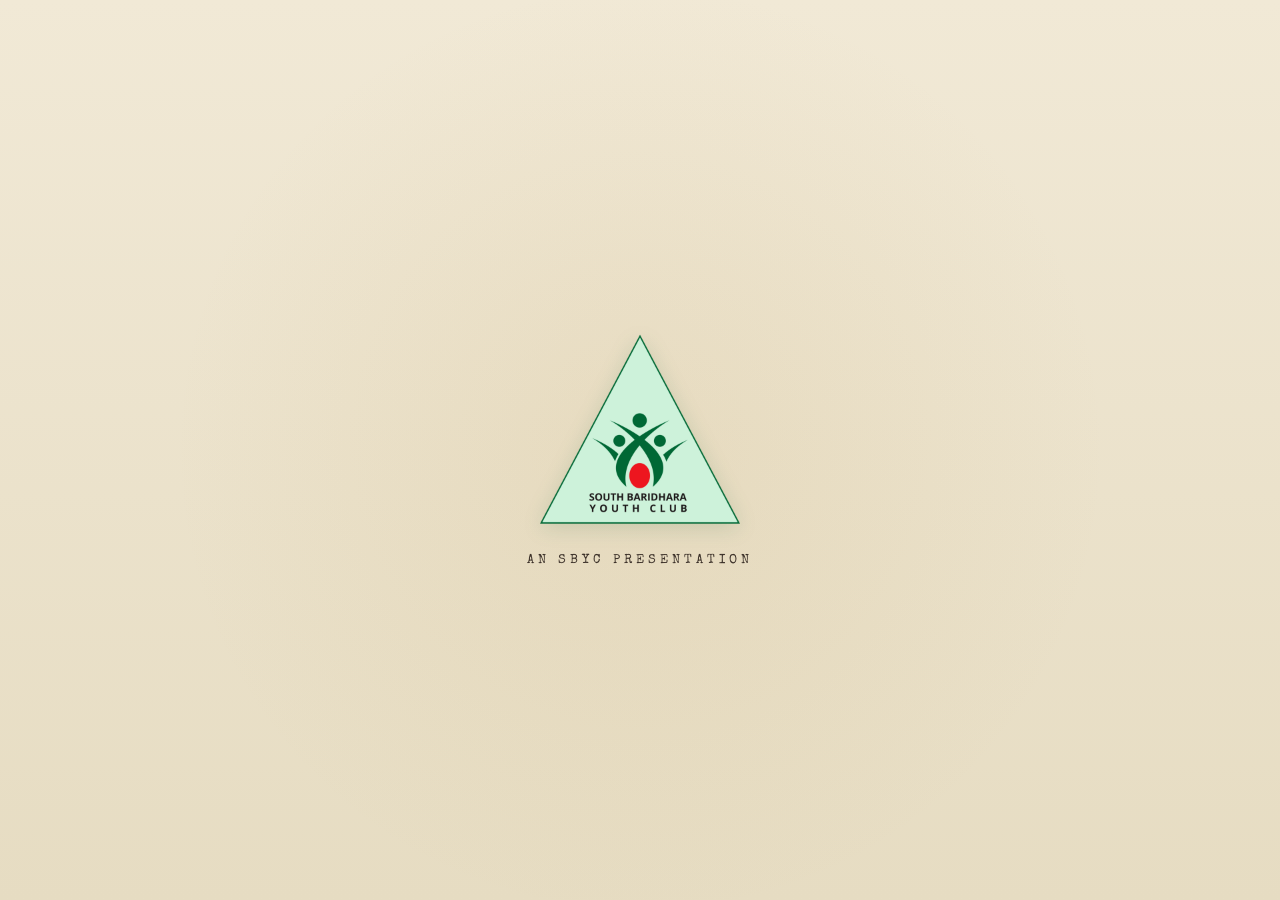
<file: index.html>
<!doctype html>
<html lang="en">
<head>
  <meta charset="utf-8" />
  <meta name="viewport" content="width=device-width,initial-scale=1,viewport-fit=cover" />
  <meta name="theme-color" content="#f1e9d6" />
  <title>Goddi · গদি</title>
  <meta name="description" content="Ward 37. Five years. How long will you last? A satirical card-swipe game about Dhaka ward politics — from SBYC." />

  <!-- Canonical / locale -->
  <link rel="canonical" href="https://goddi.sbyc.cloud/" />

  <!-- Open Graph — Facebook, WhatsApp, LinkedIn previews -->
  <meta property="og:type" content="website" />
  <meta property="og:site_name" content="Goddi · গদি" />
  <meta property="og:title" content="Goddi · গদি — Ward 37. Five years. How long will you last?" />
  <meta property="og:description" content="A satirical card-swipe game about Dhaka ward politics. Swipe left, swipe right, survive your tenure. Bilingual (বাংলা / English)." />
  <meta property="og:url" content="https://goddi.sbyc.cloud/" />
  <!-- og:image: JPEG variant + cache-busting "?v=2" forces WhatsApp/FB/Twitter
       to re-fetch instead of using their cached version of the old PNG.
       Image is 1200×630 (1.91:1) which is the standard Open Graph dimension. -->
  <meta property="og:image" content="https://goddi.sbyc.cloud/assets/og-image.jpg?v=2" />
  <meta property="og:image:type" content="image/jpeg" />
  <meta property="og:image:width" content="1200" />
  <meta property="og:image:height" content="630" />
  <meta property="og:image:alt" content="Goddi · গদি — Ward 37. Five years. How long will you last?" />
  <meta property="og:locale" content="en_US" />
  <meta property="og:locale:alternate" content="bn_BD" />

  <!-- Twitter / X card -->
  <meta name="twitter:card" content="summary_large_image" />
  <meta name="twitter:title" content="Goddi · গদি — Ward 37. Five years." />
  <meta name="twitter:description" content="A satirical card-swipe game about Dhaka ward politics. Swipe to survive your tenure as Ward 37 Councillor." />
  <meta name="twitter:image" content="https://goddi.sbyc.cloud/assets/og-image.jpg?v=2" />
  <meta name="twitter:image:alt" content="Goddi · গদি — a satirical Dhaka ward politics card game" />

  <!-- Favicons + PWA manifest (offline + Add-to-Home-Screen) -->
  <link rel="icon" type="image/svg+xml" href="/assets/favicon.svg" />
  <link rel="apple-touch-icon" href="/assets/apple-touch-icon.png" />
  <link rel="manifest" href="/manifest.json" />
  <meta name="mobile-web-app-capable" content="yes" />
  <meta name="apple-mobile-web-app-capable" content="yes" />
  <meta name="apple-mobile-web-app-status-bar-style" content="default" />
  <meta name="apple-mobile-web-app-title" content="Goddi" />
  <link rel="preconnect" href="https://fonts.googleapis.com" />
  <link rel="preconnect" href="https://fonts.gstatic.com" crossorigin />
  <link
    href="https://fonts.googleapis.com/css2?family=Fraunces:ital,opsz,wght@0,9..144,500;0,9..144,700;0,9..144,900;1,9..144,600&family=Hind+Siliguri:wght@400;500;600;700&family=DM+Sans:wght@400;500;700&family=Special+Elite&display=swap"
    rel="stylesheet"
  />

  <link rel="stylesheet" href="/css/styles.css" />
</head>
<body data-screen="splash" data-lang="en">

  <!-- Paper grain overlay -->
  <div class="paper-grain" aria-hidden="true"></div>

  <!-- SBYC logo fade-in — shows once per session before splash settles -->
  <div class="brand-fade" id="brand-fade" aria-hidden="true">
    <div class="brand-fade__stamp">
      <img class="brand-fade__logo" src="/assets/sbyc-logo.png" width="200" height="200" alt="South Baridhara Youth Club" />
      <p class="brand-fade__text">
        <span data-lang-en>An SBYC Presentation</span>
        <span data-lang-bn>এসবিওয়াইসি উপস্থাপনা</span>
      </p>
    </div>
  </div>

  <!-- Top-right controls (always visible) -->
  <button id="lang-toggle" class="lang-toggle" type="button" aria-label="Toggle language">
    <span data-lang-en>বাংলা</span>
    <span data-lang-bn>EN</span>
  </button>
  <button id="mute-toggle" class="mute-toggle" type="button" aria-label="Toggle sound">
    <svg class="mute-toggle__icon mute-toggle__icon--on" viewBox="0 0 24 24" fill="none" stroke="currentColor" stroke-width="2" stroke-linecap="round" stroke-linejoin="round" aria-hidden="true">
      <path d="M11 5 L6 9 H3 v6 h3 l5 4 Z"/>
      <path d="M15.5 8.5 Q18 12 15.5 15.5"/>
      <path d="M18.5 6 Q22 12 18.5 18"/>
    </svg>
    <svg class="mute-toggle__icon mute-toggle__icon--off" viewBox="0 0 24 24" fill="none" stroke="currentColor" stroke-width="2" stroke-linecap="round" stroke-linejoin="round" aria-hidden="true">
      <path d="M11 5 L6 9 H3 v6 h3 l5 4 Z"/>
      <line x1="16" y1="9" x2="22" y2="15"/>
      <line x1="22" y1="9" x2="16" y2="15"/>
    </svg>
  </button>

  <!-- SPLASH -->
  <section class="screen" data-screen-id="splash">
    <div class="splash">
      <div class="corner-stamp corner-stamp--tl">১৪৩৩</div>
      <div class="corner-stamp corner-stamp--br">WARD 37</div>

      <div class="splash__title">
        <h1 class="title-bn">গদি</h1>
        <p class="title-en">GODDI</p>
      </div>

      <p class="tagline">
        <span data-lang-bn>ওয়ার্ড ৩৭। পাঁচ বছর। কতদিন টিকবেন?</span>
        <span data-lang-en>Ward 37. Five years. How long will you last?</span>
      </p>

      <button class="btn btn--primary" id="btn-begin">
        <span data-lang-bn>শুরু করুন</span>
        <span data-lang-en>BEGIN</span>
      </button>

      <button class="btn btn--ghost btn--small" id="btn-leaderboard-splash">
        <span data-lang-bn>সেরা শাসকেরা দেখুন</span>
        <span data-lang-en>View leaderboard</span>
      </button>

      <div class="splash__tiny-links">
        <a class="splash__tiny-link" href="/about">
          <span data-lang-bn>পরিচিতি</span>
          <span data-lang-en>About</span>
        </a>
        <span class="splash__tiny-sep" aria-hidden="true">·</span>
        <button class="splash__tiny-link" id="btn-credits" type="button">
          <span data-lang-bn>কৃতজ্ঞতা</span>
          <span data-lang-en>Credits</span>
        </button>
        <span class="splash__tiny-sep" aria-hidden="true">·</span>
        <button class="splash__tiny-link" id="btn-cameo" type="button">
          <span data-lang-bn>কেমিও স্পনসর করুন</span>
          <span data-lang-en>Sponsor a cameo</span>
        </button>
        <span class="splash__tiny-sep" aria-hidden="true">·</span>
        <button class="splash__tiny-link" id="btn-feedback" type="button">
          <span data-lang-bn>মতামত / বাগ</span>
          <span data-lang-en>Feedback</span>
        </button>
      </div>

      <button class="splash__badge-count" id="splash-achievement-count" type="button">
        <span class="splash__badge-count__text" data-lang-bn></span>
        <span class="splash__badge-count__text" data-lang-en></span>
      </button>

      <!-- Prize banner — populated from data/sponsors.json. Can list multiple
           concurrent prizes (week 2 + week 4 grand). JS renders one row per
           prize inside the inner list, then wraps the whole thing in a link
           to /rules. Hidden until JS confirms there's data. -->
      <a class="splash__prize" id="splash-prize" href="/rules" hidden>
        <span class="splash__prize-heading" id="splash-prize-heading"></span>
        <span class="splash__prize-list"    id="splash-prize-list"></span>
      </a>

      <p class="footer-watermark">
        <span data-lang-bn>এসবিওয়াইসি উপস্থাপনা</span>
        <span data-lang-en>An SBYC presentation</span>
      </p>
    </div>
  </section>

  <!-- NAME ENTRY -->
  <section class="screen" data-screen-id="name">
    <div class="step">
      <p class="step__eyebrow">
        <span data-lang-bn>ধাপ ১ / ২</span>
        <span data-lang-en>STEP 1 / 2</span>
      </p>
      <h2 class="step__title">
        <span data-lang-bn>আপনার নাম</span>
        <span data-lang-en>Your name</span>
      </h2>
      <p class="step__hint">
        <span data-lang-bn>এই নামে আপনি ওয়ার্ড ৩৭-এর কাউন্সিলর হবেন।</span>
        <span data-lang-en>This is the name you'll run as, Councillor.</span>
      </p>

      <input
        id="input-name"
        type="text"
        class="input"
        maxlength="30"
        autocomplete="off"
        data-placeholder-bn="আপনার নাম লিখুন"
        data-placeholder-en="Enter your name"
      />
      <p id="name-error" class="error" hidden></p>

      <div class="row-buttons">
        <button class="btn btn--ghost" id="btn-name-back">
          <span data-lang-bn>পিছনে</span>
          <span data-lang-en>Back</span>
        </button>
        <button class="btn btn--primary" id="btn-name-next">
          <span data-lang-bn>পরবর্তী</span>
          <span data-lang-en>Next</span>
        </button>
      </div>
    </div>
  </section>

  <!-- BACKGROUND SELECT -->
  <section class="screen" data-screen-id="background">
    <div class="step">
      <p class="step__eyebrow">
        <span data-lang-bn>রাজনীতির আগে</span>
        <span data-lang-en>BEFORE POLITICS</span>
      </p>
      <h2 class="step__title">
        <span data-lang-bn>আপনি কে ছিলেন?</span>
        <span data-lang-en>Who were you?</span>
      </h2>
      <p class="step__hint">
        <span data-lang-bn>প্রার্থী হওয়ার আগে আপনার পরিচয় কী ছিল? শুরুর স্ট্যাট প্রভাবিত হবে।</span>
        <span data-lang-en>What did you do before running? Affects your starting stats.</span>
      </p>

      <div class="party-grid" id="background-grid"></div>

      <div class="row-buttons">
        <button class="btn btn--ghost" id="btn-background-back">
          <span data-lang-bn>পিছনে</span>
          <span data-lang-en>Back</span>
        </button>
        <button class="btn btn--primary" id="btn-background-next" disabled>
          <span data-lang-bn>পরবর্তী</span>
          <span data-lang-en>Next</span>
        </button>
      </div>
    </div>
  </section>

  <!-- PARTY SELECT -->
  <section class="screen" data-screen-id="party">
    <div class="step">
      <p class="step__eyebrow">
        <span data-lang-bn>ধাপ ২ / ২</span>
        <span data-lang-en>STEP 2 / 2</span>
      </p>
      <h2 class="step__title">
        <span data-lang-bn>দল নির্বাচন</span>
        <span data-lang-en>Choose your party</span>
      </h2>
      <p class="step__hint step__hint--warn">
        <span data-lang-bn>নির্বাচনের পর পরিবর্তন সম্ভব নয়।</span>
        <span data-lang-en>Cannot be changed after the run starts.</span>
      </p>

      <div class="party-grid" id="party-grid"></div>

      <div class="row-buttons">
        <button class="btn btn--ghost" id="btn-party-back">
          <span data-lang-bn>পিছনে</span>
          <span data-lang-en>Back</span>
        </button>
        <button class="btn btn--primary" id="btn-party-confirm" disabled>
          <span data-lang-bn>নিশ্চিত করুন</span>
          <span data-lang-en>Confirm</span>
        </button>
      </div>
    </div>
  </section>

  <!-- MODE SELECT -->
  <section class="screen" data-screen-id="mode">
    <div class="step">
      <p class="step__eyebrow">
        <span data-lang-bn>মোড নির্বাচন</span>
        <span data-lang-en>SELECT MODE</span>
      </p>
      <h2 class="step__title">
        <span data-lang-bn>কোন যুগে শাসন করবেন?</span>
        <span data-lang-en>Which era will you rule?</span>
      </h2>
      <p class="step__hint">
        <span data-lang-bn>আরও মিশন শিগগিরই আসছে।</span>
        <span data-lang-en>More missions coming soon.</span>
      </p>

      <div class="mode-grid">
        <button class="mode-card mode-card--available" data-mode="campaign">
          <span class="mode-card__year">২০২৬–২০৩১</span>
          <p class="mode-card__name">
            <span data-lang-bn>মূল অভিযান</span>
            <span data-lang-en>Campaign</span>
          </p>
          <p class="mode-card__sub">
            <span data-lang-bn>ওয়ার্ড ৩৭। পাঁচ বছর। কতদিন টিকবেন?</span>
            <span data-lang-en>Ward 37. Five years. How long will you last?</span>
          </p>
        </button>

        <button class="mode-card mode-card--available" data-mode="covid">
          <span class="mode-card__year">২০২০</span>
          <p class="mode-card__name">
            <span data-lang-bn>কোভিড সংকট</span>
            <span data-lang-en>Survive Covid</span>
          </p>
          <p class="mode-card__sub">
            <span data-lang-bn>মহামারীর সময় ওয়ার্ড পরিচালনা। দুই বছর।</span>
            <span data-lang-en>Run a ward during the pandemic. Two years.</span>
          </p>
        </button>

        <button class="mode-card mode-card--locked" disabled aria-disabled="true">
          <span class="mode-card__year">জুলাই ২০২৪</span>
          <p class="mode-card__name">
            <span data-lang-bn>কোটা আন্দোলন</span>
            <span data-lang-en>July 2024</span>
          </p>
          <p class="mode-card__sub">
            <span data-lang-bn>রাস্তায় ছাত্ররা। প্রতিদিনই সিদ্ধান্ত।</span>
            <span data-lang-en>Students in the streets. A decision every day.</span>
          </p>
          <span class="mode-card__badge">
            <span data-lang-bn>শিগগিরই</span>
            <span data-lang-en>Coming soon</span>
          </span>
        </button>

        <button class="mode-card mode-card--locked" disabled aria-disabled="true">
          <span class="mode-card__year">২০২৩</span>
          <p class="mode-card__name">
            <span data-lang-bn>ডেঙ্গু মৌসুম</span>
            <span data-lang-en>Dengue Summer</span>
          </p>
          <p class="mode-card__sub">
            <span data-lang-bn>রেকর্ড দেঙ্গু — হাসপাতাল, ফগিং, রাজনীতি।</span>
            <span data-lang-en>Record outbreak. Hospitals, fogging, politics.</span>
          </p>
          <span class="mode-card__badge">
            <span data-lang-bn>শিগগিরই</span>
            <span data-lang-en>Coming soon</span>
          </span>
        </button>

        <button class="mode-card mode-card--locked" disabled aria-disabled="true">
          <span class="mode-card__year">২০১৩</span>
          <p class="mode-card__name">
            <span data-lang-bn>রানা প্লাজা</span>
            <span data-lang-en>Rana Plaza</span>
          </p>
          <p class="mode-card__sub">
            <span data-lang-bn>ভবন নিরাপত্তা সংকট। কে দায়ী?</span>
            <span data-lang-en>Building-safety reckoning. Who carries the weight?</span>
          </p>
          <span class="mode-card__badge">
            <span data-lang-bn>শিগগিরই</span>
            <span data-lang-en>Coming soon</span>
          </span>
        </button>
      </div>

      <div class="row-buttons">
        <button class="btn btn--ghost" id="btn-mode-back">
          <span data-lang-bn>পিছনে</span>
          <span data-lang-en>Back</span>
        </button>
        <button class="btn btn--primary" id="btn-mode-start" disabled>
          <span data-lang-bn>শুরু করুন</span>
          <span data-lang-en>Start</span>
        </button>
      </div>
    </div>
  </section>

  <!-- GAMEPLAY -->
  <section class="screen" data-screen-id="play">
    <header class="hud">
      <div class="hud__left">
        <span class="rosette" id="hud-rosette"></span>
        <span class="hud__date" id="hud-date"></span>
        <span class="hud__sep">·</span>
        <span class="hud__year" id="hud-year"></span>
      </div>
      <div class="hud__arcs" id="hud-arcs" aria-label="Active threads"></div>
    </header>

    <div class="stats" id="stats">
      <!-- injected -->
    </div>

    <div class="card-stage" id="card-stage">
      <!-- card injected here -->
    </div>

    <div class="swipe-hint" id="swipe-hint">
      <span class="swipe-hint__arrow">←</span>
      <span data-lang-bn>বাম বা ডানে সোয়াইপ</span>
      <span data-lang-en>Swipe left or right</span>
      <span class="swipe-hint__arrow">→</span>
    </div>
  </section>

  <!-- GAME OVER -->
  <section class="screen" data-screen-id="gameover">
    <div class="verdict">
      <div class="verdict__stamp" id="verdict-stamp">পতন</div>
      <h2 class="verdict__headline" id="verdict-headline"></h2>
      <p class="verdict__body" id="verdict-body"></p>

      <div class="verdict__stats">
        <p class="verdict__meta">
          <span data-lang-bn>শাসনামল</span>
          <span data-lang-en>Tenure</span>
        </p>
        <p class="verdict__days"><span id="verdict-days">0</span></p>
        <p class="verdict__meta-sub">
          <span data-lang-bn>দিন</span>
          <span data-lang-en>days</span>
        </p>
        <div class="verdict__final-stats" id="verdict-final-stats"></div>
        <div class="verdict__trajectory" id="verdict-trajectory"></div>
        <div class="verdict__moments" id="verdict-moments"></div>
      </div>

      <div class="row-buttons row-buttons--stacked">
        <button class="btn btn--ghost" id="btn-leaderboard-loss">
          <span data-lang-bn>সেরা শাসকেরা</span>
          <span data-lang-en>Leaderboard</span>
        </button>
        <button class="btn btn--ghost" id="btn-share-loss">
          <span data-lang-bn>শেয়ার করুন</span>
          <span data-lang-en>Share</span>
        </button>
        <button class="btn btn--primary" id="btn-restart">
          <span data-lang-bn>আবার শুরু</span>
          <span data-lang-en>Play again</span>
        </button>
      </div>
    </div>
  </section>

  <!-- WIN -->
  <section class="screen" data-screen-id="win">
    <div class="verdict verdict--win">
      <div class="verdict__stamp verdict__stamp--win" id="win-stamp">জয়</div>
      <h2 class="verdict__headline" id="win-headline"></h2>
      <p class="verdict__body" id="win-body"></p>

      <div class="verdict__stats">
        <p class="verdict__meta">
          <span data-lang-bn>শাসনামল</span>
          <span data-lang-en>Tenure</span>
        </p>
        <p class="verdict__days"><span id="win-days">0</span></p>
        <p class="verdict__meta-sub">
          <span data-lang-bn>দিন</span>
          <span data-lang-en>days</span>
        </p>
        <div class="verdict__final-stats" id="win-final-stats"></div>
        <div class="verdict__trajectory" id="win-trajectory"></div>
        <div class="verdict__moments" id="win-moments"></div>
      </div>

      <div class="row-buttons row-buttons--stacked">
        <!-- Prize-entry button — only shown for compromised/clean wins.
             Wired in game.js#wirePrizeEntry; hidden otherwise. -->
        <button class="btn btn--prize" id="btn-prize-entry" hidden>
          <span data-lang-bn>লটারিতে অংশ নিন</span>
          <span data-lang-en>Enter the draw</span>
        </button>
        <button class="btn btn--ghost" id="btn-leaderboard-win">
          <span data-lang-bn>সেরা শাসকেরা</span>
          <span data-lang-en>Leaderboard</span>
        </button>
        <button class="btn btn--ghost" id="btn-share-win">
          <span data-lang-bn>শেয়ার করুন</span>
          <span data-lang-en>Share</span>
        </button>
        <button class="btn btn--primary" id="btn-win-restart">
          <span data-lang-bn>আবার শুরু</span>
          <span data-lang-en>Play again</span>
        </button>
      </div>
    </div>
  </section>

  <!-- LEADERBOARD -->
  <section class="screen" data-screen-id="leaderboard">
    <div class="leaderboard">
      <p class="leaderboard__eyebrow">
        <span data-lang-bn>ওয়ার্ড ৩৭ — সেরা শাসকেরা</span>
        <span data-lang-en>WARD 37 · TOP TENURES</span>
      </p>

      <!-- Mission selector — each mission has its own board (lengths differ).
           Populated at runtime from available missions; hidden if only one. -->
      <div class="leaderboard__tabs leaderboard__tabs--mission" id="leaderboard-mission-tabs" hidden></div>

      <div class="leaderboard__tabs" id="leaderboard-tabs">
        <button class="leaderboard__tab leaderboard__tab--active" data-window="all">
          <span data-lang-bn>সর্বকাল</span>
          <span data-lang-en>All-time</span>
        </button>
        <button class="leaderboard__tab" data-window="week">
          <span data-lang-bn>এই সপ্তাহ</span>
          <span data-lang-en>This week</span>
        </button>
        <button class="leaderboard__tab" data-window="day">
          <span data-lang-bn>আজ</span>
          <span data-lang-en>Today</span>
        </button>
      </div>

      <ol class="leaderboard__list" id="leaderboard-list">
        <li class="leaderboard__loading">
          <span data-lang-bn>লোড হচ্ছে…</span>
          <span data-lang-en>Loading…</span>
        </li>
      </ol>

      <p class="leaderboard__your-rank" id="leaderboard-your-rank" hidden></p>

      <div class="row-buttons row-buttons--stacked">
        <button class="btn btn--primary" id="btn-leaderboard-restart">
          <span data-lang-bn>আবার শুরু</span>
          <span data-lang-en>Play again</span>
        </button>
      </div>
    </div>
  </section>

  <!-- Scripts (order matters) -->
  <script src="/js/viewport.js"></script>
  <script src="/js/i18n.js"></script>
  <script src="/js/audio.js"></script>
  <script src="/js/portraits.js"></script>
  <script src="/js/swipe.js"></script>
  <script src="/js/epilogue.js"></script>
  <script src="/js/sharecard.js"></script>
  <script src="/js/leaderboard.js"></script>
  <script src="/js/achievements.js"></script>
  <script src="/js/analytics.js"></script>
  <script src="/js/pwa.js"></script>
  <script src="/js/game.js"></script>

  <!-- Cloudflare Web Analytics — privacy-respecting, cookie-free pageview /
       session beacon. Token is for goddi.sbyc.cloud only; dashboard lives in
       the SBYC Cloudflare account. Defer-loaded so it never blocks render. -->
  <script defer src="https://static.cloudflareinsights.com/beacon.min.js"
    data-cf-beacon='{"token": "185c1c6fe21b46bd8a00f7a7398171ae"}'></script>

  <!-- Cloudflare Turnstile — bot/abuse defense on the prize-entry form.
       Loaded but inert until a widget with .cf-turnstile is in the DOM.
       Site key lives in js/game.js (TURNSTILE_SITEKEY). -->
  <script defer src="https://challenges.cloudflare.com/turnstile/v0/api.js"></script>
</body>
</html>
</file>
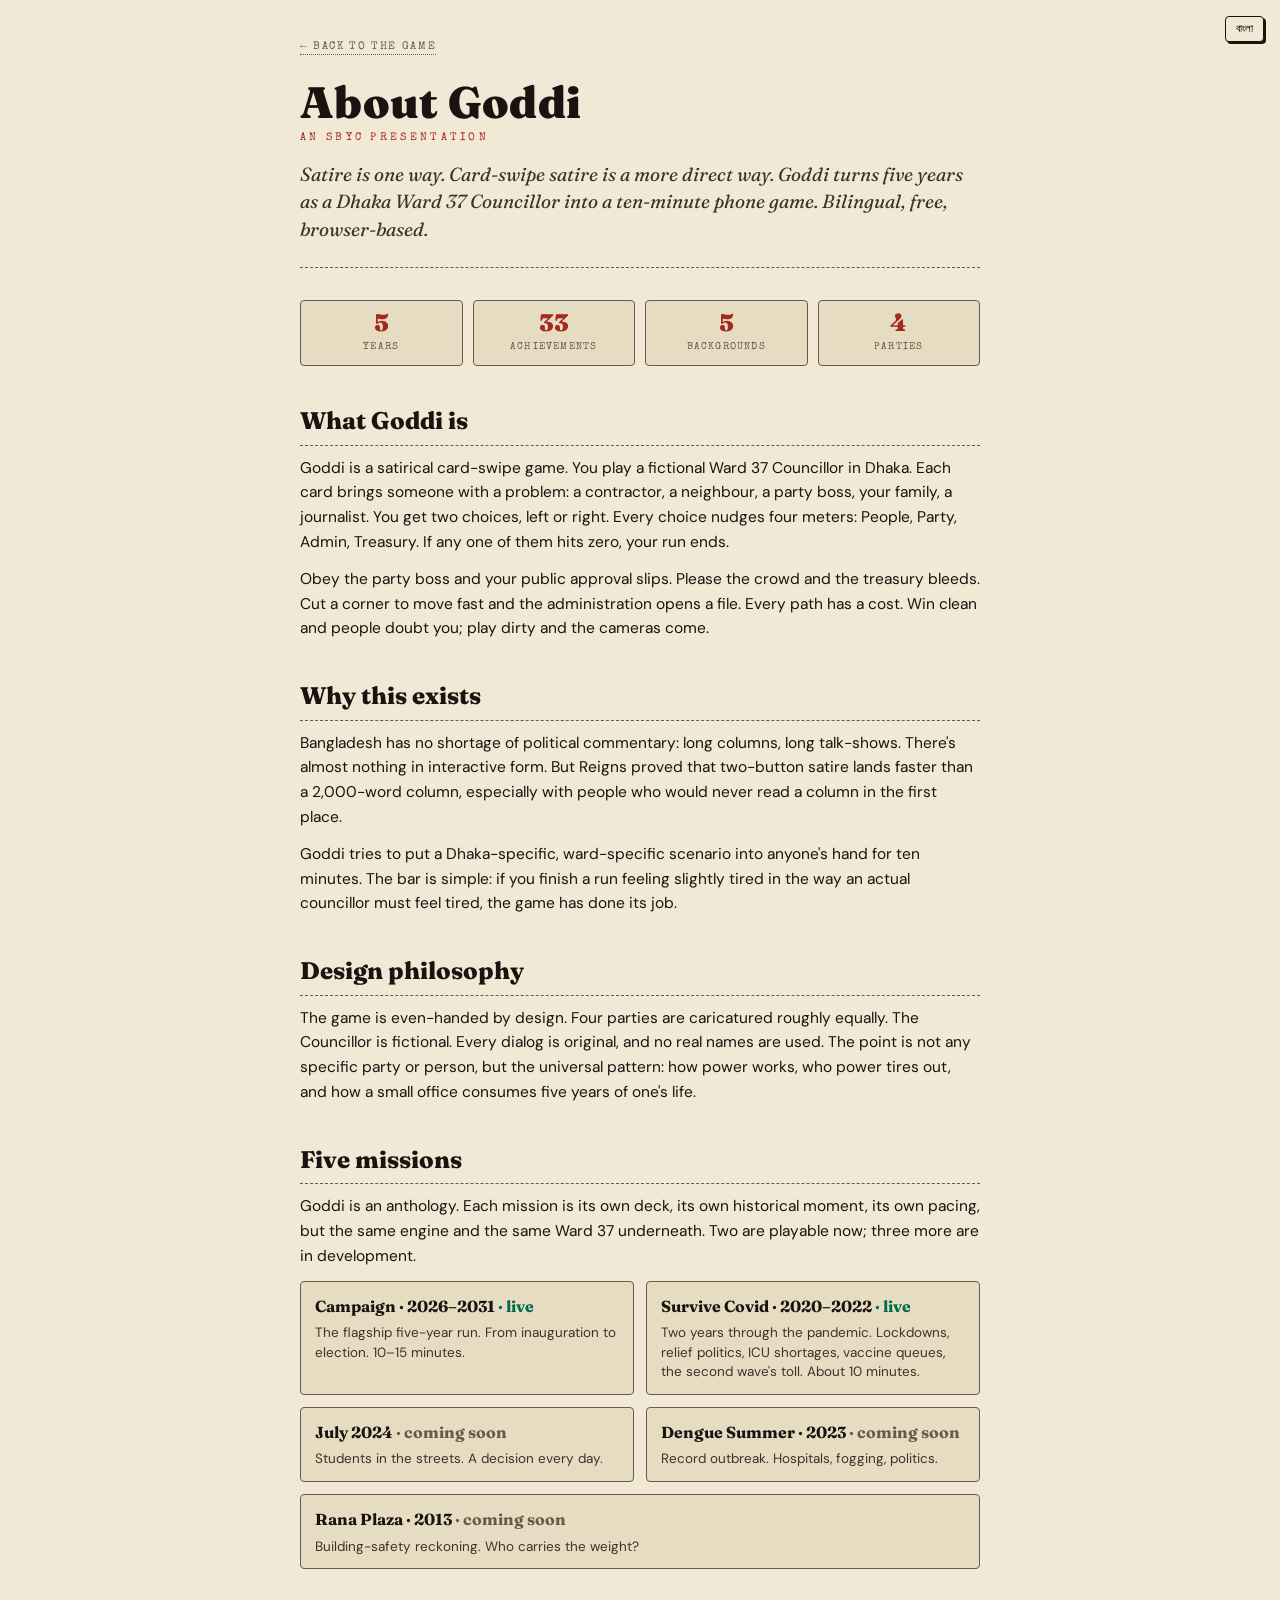
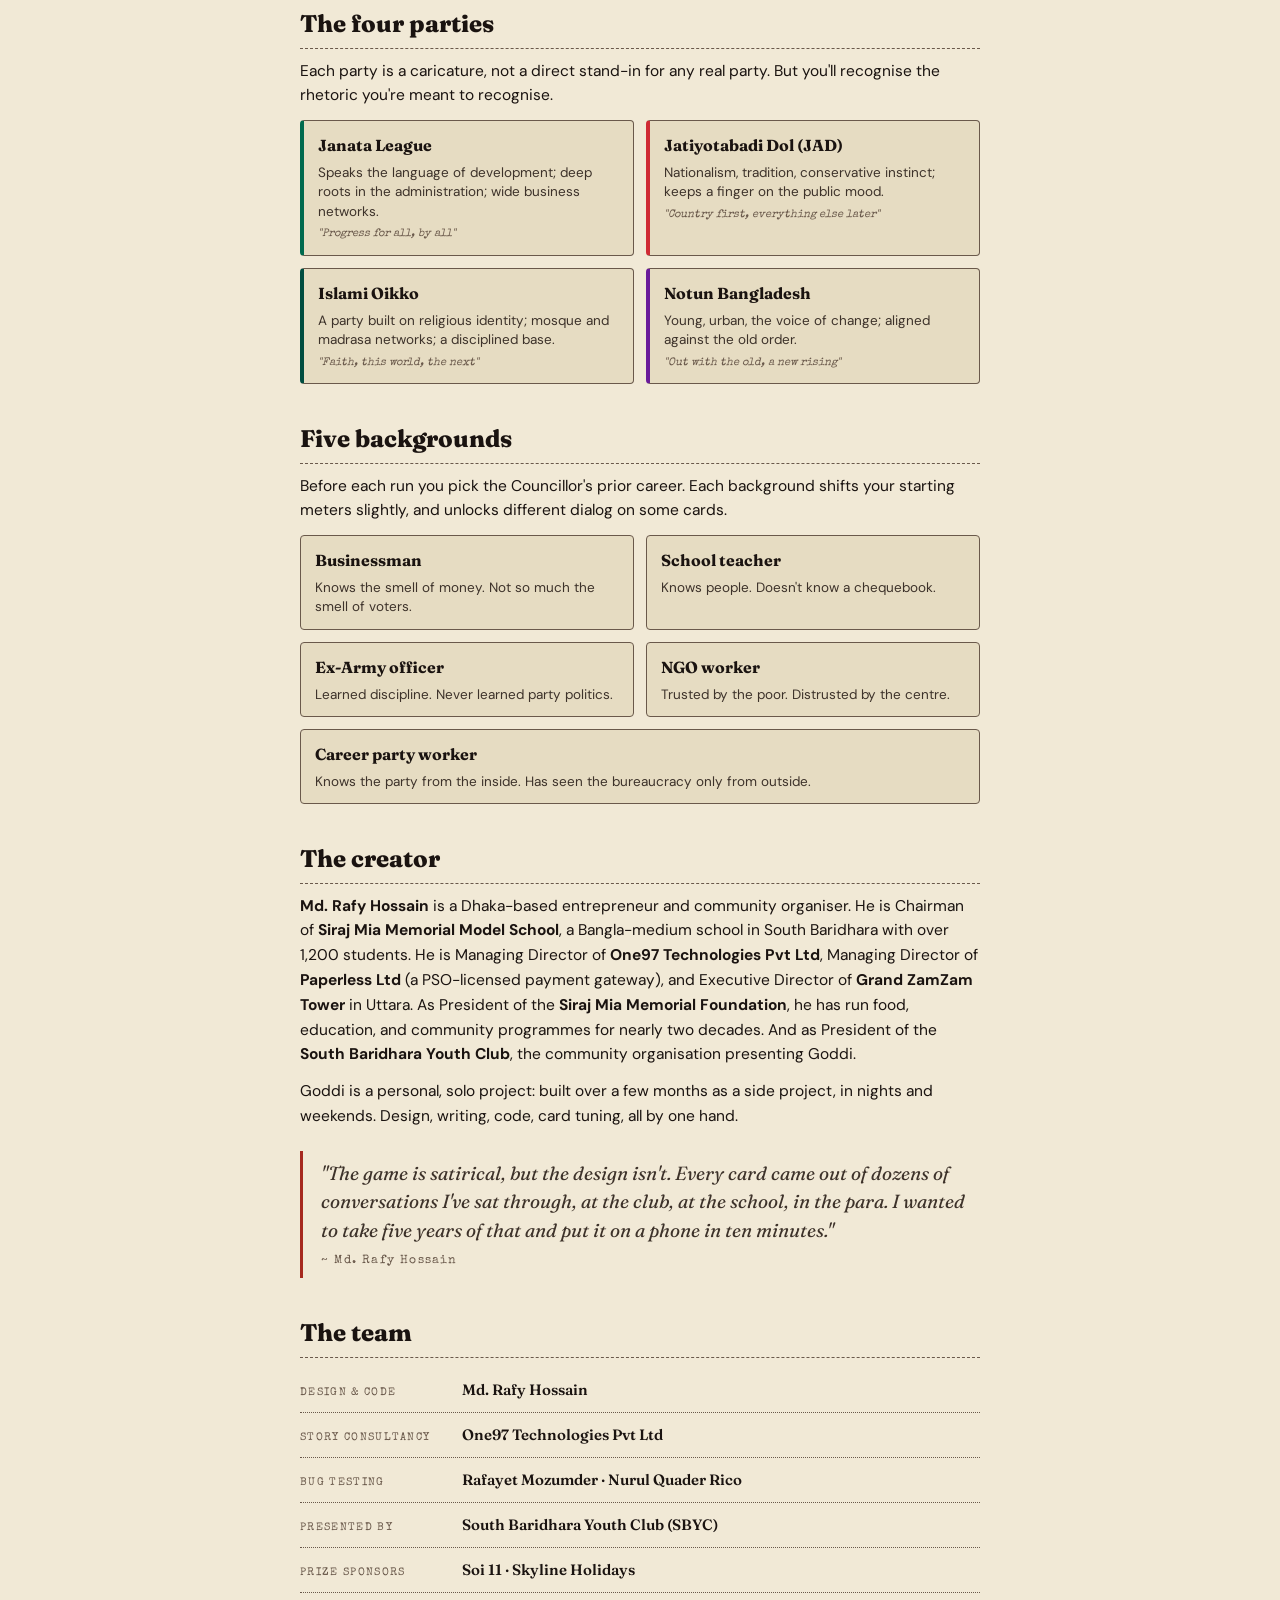
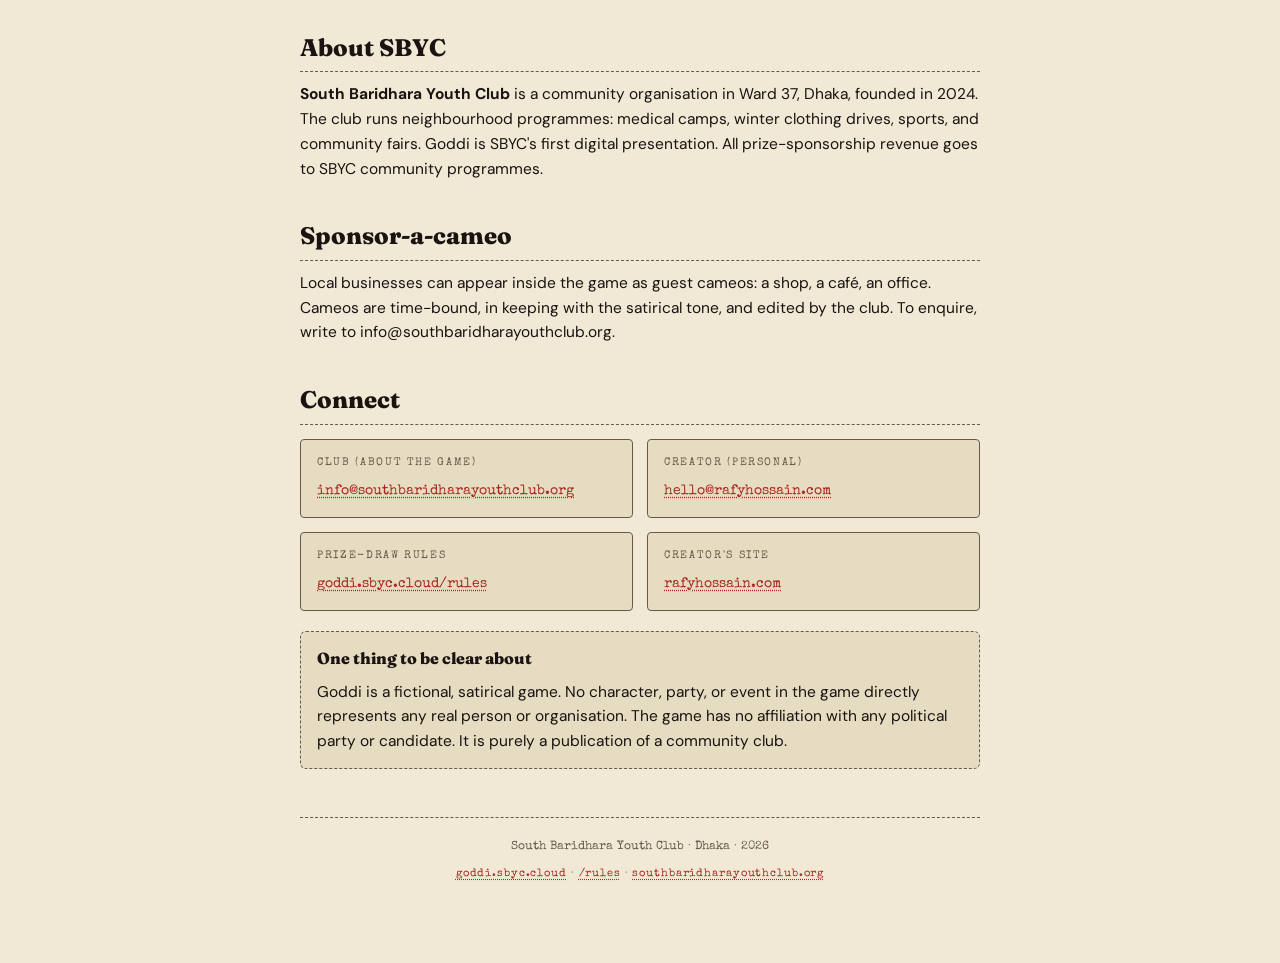
<file: about.html>
<!doctype html>
<html lang="en">
<head>
  <meta charset="utf-8" />
  <meta name="viewport" content="width=device-width,initial-scale=1,viewport-fit=cover" />
  <meta name="theme-color" content="#f1e9d6" />
  <title>About · Goddi · গদি</title>
  <meta name="description" content="About Goddi, a satirical bilingual card-swipe game about five years as a Dhaka Ward 37 Councillor. The story, the team, and the community organisation behind it." />

  <meta property="og:title" content="About · Goddi · গদি" />
  <meta property="og:description" content="A satirical bilingual card-swipe game about five years as a Dhaka Ward 37 Councillor. Built solo, presented by SBYC." />
  <meta property="og:image" content="https://goddi.sbyc.cloud/assets/og-image.jpg" />
  <meta property="og:url" content="https://goddi.sbyc.cloud/about" />
  <meta property="og:type" content="website" />
  <meta name="twitter:card" content="summary_large_image" />

  <link rel="preconnect" href="https://fonts.googleapis.com" />
  <link rel="preconnect" href="https://fonts.gstatic.com" crossorigin />
  <link rel="stylesheet"
    href="https://fonts.googleapis.com/css2?family=Fraunces:opsz,wght@9..144,400;9..144,700;9..144,900&family=Hind+Siliguri:wght@400;500;700&family=DM+Sans:wght@400;500;700&family=Special+Elite&display=swap" />

  <link rel="icon" type="image/svg+xml" href="/assets/favicon.svg" />
  <link rel="apple-touch-icon" href="/assets/apple-touch-icon.png" />
  <link rel="manifest" href="/manifest.json" />

  <style>
    :root {
      --paper: #f1e9d6; --paper-2: #e6dcc2; --paper-3: #ddd0b0;
      --ink: #1a1310; --ink-soft: #3d322a; --ink-mute: #6a594b;
      --stamp-red: #a6291f; --bd-green: #006a4e; --gold: #b8934a;
      --font-display: "Fraunces", Georgia, serif;
      --font-mono:    "Special Elite", "Courier New", monospace;
      --font-en:      "DM Sans", system-ui, -apple-system, sans-serif;
      --font-bn:      "Hind Siliguri", "Noto Sans Bengali", sans-serif;
    }
    *, *::before, *::after { box-sizing: border-box; }
    html, body {
      margin: 0; padding: 0;
      background: var(--paper); color: var(--ink);
      font-family: var(--font-en); font-size: 15.5px; line-height: 1.6;
      -webkit-font-smoothing: antialiased;
    }
    body[data-lang="bn"] { font-family: var(--font-bn); }
    body[data-lang="bn"] [data-lang-en],
    body[data-lang="en"] [data-lang-bn] { display: none !important; }

    main { max-width: 720px; margin: 0 auto; padding: 32px 20px 80px; }

    .lang-toggle {
      position: fixed; top: 16px; right: 16px;
      font-family: var(--font-mono); font-size: 11px;
      padding: 6px 10px; border: 1.5px solid var(--ink);
      background: var(--paper); border-radius: 4px; cursor: pointer;
      box-shadow: 2px 2px 0 var(--ink);
      -webkit-appearance: none; appearance: none;
      z-index: 10;
    }
    body[data-lang="bn"] .lang-toggle { font-family: var(--font-bn); }

    .back-link {
      font-family: var(--font-mono); font-size: 11px;
      letter-spacing: 0.15em; text-transform: uppercase;
      color: var(--ink-mute); text-decoration: none;
      border-bottom: 1px dotted var(--ink-mute); padding-bottom: 2px;
    }
    body[data-lang="bn"] .back-link {
      font-family: var(--font-bn); letter-spacing: 0.04em; text-transform: none; font-size: 13px;
    }

    h1 {
      font-family: var(--font-display); font-weight: 900;
      font-size: 44px; margin: 22px 0 4px; letter-spacing: 0.3px;
      line-height: 1.05;
    }
    body[data-lang="bn"] h1 { font-family: var(--font-bn); font-size: 40px; }

    .subtitle {
      font-family: var(--font-mono); font-size: 11px;
      letter-spacing: 0.3em; text-transform: uppercase;
      color: var(--stamp-red); margin: 0 0 10px;
    }
    body[data-lang="bn"] .subtitle {
      font-family: var(--font-bn); letter-spacing: 0.05em; text-transform: none; font-size: 13px;
    }

    .lede {
      font-family: var(--font-display);
      font-size: 19px;
      font-weight: 400;
      font-style: italic;
      color: var(--ink-soft);
      line-height: 1.45;
      margin: 14px 0 32px;
      padding-bottom: 24px;
      border-bottom: 1px dashed var(--ink-mute);
    }
    body[data-lang="bn"] .lede {
      font-family: var(--font-bn); font-style: normal; font-size: 18px;
    }

    h2 {
      font-family: var(--font-display); font-weight: 800;
      font-size: 24px; margin: 36px 0 10px;
      padding-bottom: 4px; border-bottom: 1px dashed var(--ink-mute);
    }
    body[data-lang="bn"] h2 { font-family: var(--font-bn); }

    h3 {
      font-family: var(--font-display); font-weight: 700;
      font-size: 17px; margin: 20px 0 4px;
      color: var(--ink-soft);
    }
    body[data-lang="bn"] h3 { font-family: var(--font-bn); }

    p { margin: 0 0 12px; }
    ul { padding-left: 20px; margin: 0 0 16px; }
    li { margin-bottom: 6px; }

    a { color: var(--stamp-red); text-decoration: underline dotted; text-underline-offset: 3px; }
    a:hover { color: var(--ink); }

    /* Party / background grid */
    .grid-2 {
      display: grid; grid-template-columns: 1fr 1fr;
      gap: 12px; margin: 12px 0 20px;
    }
    .party-card, .bg-card {
      border: 1px solid var(--ink-mute);
      background: var(--paper-2);
      border-radius: 4px;
      padding: 12px 14px;
    }
    .party-card .name, .bg-card .name {
      font-family: var(--font-display);
      font-weight: 700;
      font-size: 16px;
      margin-bottom: 4px;
    }
    body[data-lang="bn"] .party-card .name,
    body[data-lang="bn"] .bg-card .name { font-family: var(--font-bn); }
    .party-card .desc, .bg-card .desc {
      font-size: 13.5px;
      color: var(--ink-soft);
      line-height: 1.45;
    }
    .party-card .tag {
      font-family: var(--font-mono);
      font-size: 11px;
      font-style: italic;
      color: var(--ink-mute);
      margin-top: 4px;
    }
    body[data-lang="bn"] .party-card .tag {
      font-family: var(--font-bn); font-style: normal; font-size: 12px;
    }

    .party-card.party--janata { border-left: 4px solid #006a4e; }
    .party-card.party--jad    { border-left: 4px solid #cf2b34; }
    .party-card.party--islami { border-left: 4px solid #004d40; }
    .party-card.party--notun  { border-left: 4px solid #6a1b9a; }

    /* Pull quote */
    .pull {
      font-family: var(--font-display);
      font-size: 19px;
      font-style: italic;
      color: var(--ink-soft);
      border-left: 3px solid var(--stamp-red);
      padding: 8px 0 8px 18px;
      margin: 22px 0;
      line-height: 1.5;
    }
    body[data-lang="bn"] .pull { font-family: var(--font-bn); font-style: normal; }
    .pull .attrib {
      display: block;
      font-family: var(--font-mono);
      font-style: normal;
      font-size: 12px;
      letter-spacing: 0.1em;
      color: var(--ink-mute);
      margin-top: 8px;
    }
    body[data-lang="bn"] .pull .attrib {
      font-family: var(--font-bn); letter-spacing: 0.03em; font-size: 13px;
    }

    .callout {
      background: var(--paper-2);
      border: 1px dashed var(--ink-mute);
      border-radius: 6px;
      padding: 14px 16px;
      margin: 20px 0;
    }
    .callout strong {
      font-family: var(--font-display); font-weight: 800; font-size: 16px;
    }
    body[data-lang="bn"] .callout strong { font-family: var(--font-bn); }

    /* Team list */
    .team-row {
      display: flex; gap: 12px; align-items: baseline;
      padding: 10px 0; border-bottom: 1px dotted var(--ink-mute);
    }
    .team-row:last-child { border-bottom: none; }
    .team-role {
      font-family: var(--font-mono);
      font-size: 11px;
      letter-spacing: 0.12em;
      text-transform: uppercase;
      color: var(--ink-mute);
      width: 150px;
      flex-shrink: 0;
    }
    body[data-lang="bn"] .team-role {
      font-family: var(--font-bn);
      letter-spacing: 0.03em;
      text-transform: none;
      font-size: 13px;
    }
    .team-name {
      font-family: var(--font-display);
      font-weight: 600;
      font-size: 15px;
    }
    body[data-lang="bn"] .team-name { font-family: var(--font-bn); }

    /* Contact */
    .contact-grid {
      display: grid; grid-template-columns: 1fr 1fr;
      gap: 14px; margin: 14px 0 20px;
    }
    .contact-card {
      border: 1px solid var(--ink-mute);
      background: var(--paper-2);
      border-radius: 4px;
      padding: 14px 16px;
    }
    .contact-card .label {
      font-family: var(--font-mono);
      font-size: 11px;
      letter-spacing: 0.15em;
      text-transform: uppercase;
      color: var(--ink-mute);
      margin-bottom: 6px;
    }
    body[data-lang="bn"] .contact-card .label {
      font-family: var(--font-bn);
      letter-spacing: 0.03em;
      text-transform: none;
      font-size: 13px;
    }
    .contact-card a {
      font-family: var(--font-mono);
      font-size: 13.5px;
      word-break: break-all;
    }

    /* Stamp / badge */
    .stat-strip {
      display: grid;
      grid-template-columns: repeat(4, 1fr);
      gap: 10px;
      margin: 16px 0 8px;
    }
    .stat-strip .stat {
      text-align: center;
      padding: 10px 6px;
      background: var(--paper-2);
      border: 1px solid var(--ink-mute);
      border-radius: 4px;
    }
    .stat .num {
      font-family: var(--font-display);
      font-weight: 900;
      font-size: 24px;
      color: var(--stamp-red);
      line-height: 1;
    }
    .stat .lbl {
      font-family: var(--font-mono);
      font-size: 10px;
      letter-spacing: 0.12em;
      text-transform: uppercase;
      color: var(--ink-mute);
      margin-top: 4px;
    }
    body[data-lang="bn"] .stat .lbl {
      font-family: var(--font-bn); letter-spacing: 0.03em; text-transform: none; font-size: 11px;
    }

    footer.page-footer {
      margin-top: 48px; padding-top: 20px;
      border-top: 1px dashed var(--ink-mute);
      font-family: var(--font-mono); font-size: 12px;
      color: var(--ink-mute);
      text-align: center;
    }
    body[data-lang="bn"] footer.page-footer {
      font-family: var(--font-bn); font-size: 13px;
    }
    footer .links {
      margin-top: 8px; font-size: 11px; letter-spacing: 0.08em;
    }
    body[data-lang="bn"] footer .links {
      font-size: 12px; letter-spacing: 0.02em;
    }

    @media (max-width: 540px) {
      main { padding: 24px 14px 60px; }
      h1 { font-size: 32px; }
      body[data-lang="bn"] h1 { font-size: 30px; }
      h2 { font-size: 20px; }
      .lede { font-size: 17px; }
      .grid-2, .contact-grid { grid-template-columns: 1fr; }
      .stat-strip { grid-template-columns: repeat(2, 1fr); }
      .team-row { flex-direction: column; gap: 2px; }
      .team-role { width: auto; }
    }
  </style>
</head>
<body data-lang="en">
  <button class="lang-toggle" id="lang-toggle" type="button">
    <span data-lang-bn>EN</span><span data-lang-en>বাংলা</span>
  </button>

  <main>
    <a class="back-link" href="/">
      <span data-lang-bn>← খেলায় ফিরে যান</span>
      <span data-lang-en>← Back to the game</span>
    </a>

    <h1>
      <span data-lang-bn>গদি সম্পর্কে</span>
      <span data-lang-en>About Goddi</span>
    </h1>
    <p class="subtitle">
      <span data-lang-bn>একটি এসবিওয়াইসি উপস্থাপনা</span>
      <span data-lang-en>An SBYC presentation</span>
    </p>

    <p class="lede">
      <span data-lang-bn>ব্যঙ্গ একটা পথ। কার্ড-সোয়াইপ ব্যঙ্গ আরেকটু সরাসরি পথ। গদি ঢাকার ওয়ার্ড ৩৭-এ পাঁচ বছরের কাউন্সিলর-পদকে দশ মিনিটের একটা ফোন-গেমে রূপান্তর করার চেষ্টা। দ্বিভাষিক, বিনামূল্যে, ব্রাউজারে।</span>
      <span data-lang-en>Satire is one way. Card-swipe satire is a more direct way. Goddi turns five years as a Dhaka Ward 37 Councillor into a ten-minute phone game. Bilingual, free, browser-based.</span>
    </p>

    <div class="stat-strip">
      <div class="stat">
        <div class="num">5</div>
        <div class="lbl"><span data-lang-bn>বছর</span><span data-lang-en>years</span></div>
      </div>
      <div class="stat">
        <div class="num">33</div>
        <div class="lbl"><span data-lang-bn>অ্যাচিভমেন্ট</span><span data-lang-en>achievements</span></div>
      </div>
      <div class="stat">
        <div class="num">5</div>
        <div class="lbl"><span data-lang-bn>পেশা</span><span data-lang-en>backgrounds</span></div>
      </div>
      <div class="stat">
        <div class="num">4</div>
        <div class="lbl"><span data-lang-bn>দল</span><span data-lang-en>parties</span></div>
      </div>
    </div>

    <h2>
      <span data-lang-bn>গদি কী</span>
      <span data-lang-en>What Goddi is</span>
    </h2>
    <p>
      <span data-lang-bn>গদি একটা ব্যঙ্গাত্মক কার্ড-সোয়াইপ গেম। আপনি ঢাকার একজন কাল্পনিক ওয়ার্ড ৩৭ কাউন্সিলর। প্রতিটি কার্ডে একজন কেউ আসে: চাঁদাবাজ, প্রতিবেশী, দলের নেতা, পরিবার, সাংবাদিক। সবার হাতে একটা সমস্যা। আপনার সামনে দু'টি পথ, বাঁ অথবা ডান। প্রতিটি সিদ্ধান্ত আপনার চারটি স্কোরে প্রভাব ফেলে: জনতা, দল, প্রশাসন, তহবিল। যেকোনো একটি শূন্যে পৌঁছালে গেম শেষ।</span>
      <span data-lang-en>Goddi is a satirical card-swipe game. You play a fictional Ward 37 Councillor in Dhaka. Each card brings someone with a problem: a contractor, a neighbour, a party boss, your family, a journalist. You get two choices, left or right. Every choice nudges four meters: People, Party, Admin, Treasury. If any one of them hits zero, your run ends.</span>
    </p>
    <p>
      <span data-lang-bn>সিনিয়র পার্টির আদেশ মানলে জনসমর্থন কমে। জনতাকে খুশি করতে গেলে তহবিলে টান পড়ে। দ্রুত কাজ সারতে নিয়ম ভাঙলে প্রশাসন ফাইল তোলে। প্রতিটি পথের মূল্য আছে। পরিচ্ছন্ন জিতলে মানুষ সন্দেহ করে; নোংরা খেললে ক্যামেরা আসে।</span>
      <span data-lang-en>Obey the party boss and your public approval slips. Please the crowd and the treasury bleeds. Cut a corner to move fast and the administration opens a file. Every path has a cost. Win clean and people doubt you; play dirty and the cameras come.</span>
    </p>

    <h2>
      <span data-lang-bn>কেন এই গেম</span>
      <span data-lang-en>Why this exists</span>
    </h2>
    <p>
      <span data-lang-bn>বাংলাদেশে রাজনৈতিক বিশ্লেষণের কমতি নেই: দীর্ঘ কলাম, দীর্ঘ টক-শো। ইন্টারঅ্যাক্টিভ ফর্মে প্রায় কিছুই নেই। অথচ Reigns প্রমাণ করেছে যে দু-বোতামের ব্যঙ্গ দু'হাজার শব্দের কলামের চেয়ে দ্রুত পৌঁছায়, বিশেষ করে যাঁরা কখনো কলাম পড়েন না তাঁদের কাছে।</span>
      <span data-lang-en>Bangladesh has no shortage of political commentary: long columns, long talk-shows. There's almost nothing in interactive form. But Reigns proved that two-button satire lands faster than a 2,000-word column, especially with people who would never read a column in the first place.</span>
    </p>
    <p>
      <span data-lang-bn>গদি একটা ঢাকা-নির্দিষ্ট, ওয়ার্ড-নির্দিষ্ট দৃশ্যপটকে যে কারও ফোনে দশ মিনিটের জন্য রাখার চেষ্টা। লক্ষ্য সোজা: কেউ যদি একটা রান শেষ করে সামান্য ক্লান্ত বোধ করেন, যেভাবে একজন আসল কাউন্সিলর প্রতিদিন ক্লান্ত হন, তাহলেই গেমটা কাজ করেছে।</span>
      <span data-lang-en>Goddi tries to put a Dhaka-specific, ward-specific scenario into anyone's hand for ten minutes. The bar is simple: if you finish a run feeling slightly tired in the way an actual councillor must feel tired, the game has done its job.</span>
    </p>

    <h2>
      <span data-lang-bn>নকশার দর্শন</span>
      <span data-lang-en>Design philosophy</span>
    </h2>
    <p>
      <span data-lang-bn>গেমটি ইচ্ছাকৃতভাবে নিরপেক্ষ। চারটি দলকে প্রায় সমানভাবে ব্যঙ্গ করা হয়েছে। কাউন্সিলর কাল্পনিক। প্রতিটি ডায়লগ মৌলিক; কোনো বাস্তব নাম ব্যবহার করা হয়নি। লক্ষ্য কোনো নির্দিষ্ট দল বা ব্যক্তি নয়, লক্ষ্য সর্বজনীন প্যাটার্ন: ক্ষমতা কীভাবে কাজ করে, ক্ষমতা কাকে ক্লান্ত করে, এবং পাঁচ বছরে একটা ছোট অফিস কীভাবে দখলে নেয়।</span>
<span data-lang-en>The game is even-handed by design. Four parties are caricatured roughly equally. The Councillor is fictional. Every dialog is original, and no real names are used. The point is not any specific party or person, but the universal pattern: how power works, who power tires out, and how a small office consumes five years of one's life.</span>
    </p>

    <h2>
      <span data-lang-bn>পাঁচটি মিশন</span>
      <span data-lang-en>Five missions</span>
    </h2>
    <p>
      <span data-lang-bn>গদি একটি অ্যানথোলজি। প্রতিটি মিশন আলাদা ডেক, আলাদা ঐতিহাসিক মুহূর্ত, আলাদা ছন্দ; কিন্তু একই ইঞ্জিন আর একই ওয়ার্ড ৩৭। বর্তমানে দু'টি খেলার যোগ্য, তিনটি তৈরির পথে।</span>
      <span data-lang-en>Goddi is an anthology. Each mission is its own deck, its own historical moment, its own pacing, but the same engine and the same Ward 37 underneath. Two are playable now; three more are in development.</span>
    </p>
    <div class="grid-2">
      <div class="bg-card">
        <div class="name">
          <span data-lang-bn>মূল অভিযান · ২০২৬–২০৩১ <em style="font-style:normal; color: var(--bd-green);">· লাইভ</em></span>
          <span data-lang-en>Campaign · 2026–2031 <em style="font-style:normal; color: var(--bd-green);">· live</em></span>
        </div>
        <div class="desc">
          <span data-lang-bn>ফ্ল্যাগশিপ পাঁচ-বছরের রান। শপথ থেকে নির্বাচন পর্যন্ত। ১০–১৫ মিনিট।</span>
          <span data-lang-en>The flagship five-year run. From inauguration to election. 10–15 minutes.</span>
        </div>
      </div>
      <div class="bg-card">
        <div class="name">
          <span data-lang-bn>কোভিড সংকট · ২০২০–২০২২ <em style="font-style:normal; color: var(--bd-green);">· লাইভ</em></span>
          <span data-lang-en>Survive Covid · 2020–2022 <em style="font-style:normal; color: var(--bd-green);">· live</em></span>
        </div>
        <div class="desc">
          <span data-lang-bn>মহামারীর দু'বছর। লকডাউন, ত্রাণ-রাজনীতি, ICU সংকট, টিকার লাইন, দ্বিতীয় ঢেউয়ের হিসাব। প্রায় ১০ মিনিট।</span>
          <span data-lang-en>Two years through the pandemic. Lockdowns, relief politics, ICU shortages, vaccine queues, the second wave's toll. About 10 minutes.</span>
        </div>
      </div>
      <div class="bg-card">
        <div class="name">
          <span data-lang-bn>কোটা আন্দোলন · জুলাই ২০২৪ <em style="font-style:normal; color: var(--ink-mute);">· শিগগিরই</em></span>
          <span data-lang-en>July 2024 <em style="font-style:normal; color: var(--ink-mute);">· coming soon</em></span>
        </div>
        <div class="desc">
          <span data-lang-bn>রাস্তায় ছাত্ররা। প্রতিদিনই একটা সিদ্ধান্ত।</span>
          <span data-lang-en>Students in the streets. A decision every day.</span>
        </div>
      </div>
      <div class="bg-card">
        <div class="name">
          <span data-lang-bn>ডেঙ্গু মৌসুম · ২০২৩ <em style="font-style:normal; color: var(--ink-mute);">· শিগগিরই</em></span>
          <span data-lang-en>Dengue Summer · 2023 <em style="font-style:normal; color: var(--ink-mute);">· coming soon</em></span>
        </div>
        <div class="desc">
          <span data-lang-bn>রেকর্ড আউটব্রেক। হাসপাতাল, ফগিং, রাজনীতি।</span>
          <span data-lang-en>Record outbreak. Hospitals, fogging, politics.</span>
        </div>
      </div>
      <div class="bg-card" style="grid-column: span 2;">
        <div class="name">
          <span data-lang-bn>রানা প্লাজা · ২০১৩ <em style="font-style:normal; color: var(--ink-mute);">· শিগগিরই</em></span>
          <span data-lang-en>Rana Plaza · 2013 <em style="font-style:normal; color: var(--ink-mute);">· coming soon</em></span>
        </div>
        <div class="desc">
          <span data-lang-bn>ভবন-নিরাপত্তা সংকট। দায় কার কাঁধে?</span>
          <span data-lang-en>Building-safety reckoning. Who carries the weight?</span>
        </div>
      </div>
    </div>

    <h2>
      <span data-lang-bn>চারটি দল</span>
      <span data-lang-en>The four parties</span>
    </h2>
    <p>
      <span data-lang-bn>প্রতিটি দল একটা ব্যঙ্গচিত্র, বাস্তব দলের সরাসরি স্ট্যান্ড-ইন না। কিন্তু আপনি যে দিকটির ভাষা চিনবেন তা চিনবেন।</span>
      <span data-lang-en>Each party is a caricature, not a direct stand-in for any real party. But you'll recognise the rhetoric you're meant to recognise.</span>
    </p>
    <div class="grid-2">
      <div class="party-card party--janata">
        <div class="name">
          <span data-lang-bn>জনতা লীগ</span>
          <span data-lang-en>Janata League</span>
        </div>
        <div class="desc">
          <span data-lang-bn>উন্নয়নের ভাষায় কথা বলে, প্রশাসনে গভীর শিকড়, ব্যবসা-নেটওয়ার্ক বিস্তৃত।</span>
          <span data-lang-en>Speaks the language of development; deep roots in the administration; wide business networks.</span>
        </div>
        <div class="tag">
          <span data-lang-bn>"সবার উন্নয়ন, সবার জন্য"</span>
          <span data-lang-en>"Progress for all, by all"</span>
        </div>
      </div>
      <div class="party-card party--jad">
        <div class="name">
          <span data-lang-bn>জাতীয়তাবাদী দল (জাদ)</span>
          <span data-lang-en>Jatiyotabadi Dol (JAD)</span>
        </div>
        <div class="desc">
          <span data-lang-bn>জাতীয়তাবাদ, ঐতিহ্য, রক্ষণশীল; জনতার নাড়ির খবর রাখে।</span>
          <span data-lang-en>Nationalism, tradition, conservative instinct; keeps a finger on the public mood.</span>
        </div>
        <div class="tag">
          <span data-lang-bn>"দেশ আগে, সব কিছু পরে"</span>
          <span data-lang-en>"Country first, everything else later"</span>
        </div>
      </div>
      <div class="party-card party--islami">
        <div class="name">
          <span data-lang-bn>ইসলামী ঐক্য</span>
          <span data-lang-en>Islami Oikko</span>
        </div>
        <div class="desc">
          <span data-lang-bn>ধর্মীয় পরিচয়ে দল, মসজিদ-মাদ্রাসা নেটওয়ার্ক, শৃঙ্খলিত সমর্থক-ভিত্তি।</span>
          <span data-lang-en>A party built on religious identity; mosque and madrasa networks; a disciplined base.</span>
        </div>
        <div class="tag">
          <span data-lang-bn>"ইমান, ইহকাল, পরকাল"</span>
          <span data-lang-en>"Faith, this world, the next"</span>
        </div>
      </div>
      <div class="party-card party--notun">
        <div class="name">
          <span data-lang-bn>নতুন বাংলাদেশ</span>
          <span data-lang-en>Notun Bangladesh</span>
        </div>
        <div class="desc">
          <span data-lang-bn>তরুণ, শহুরে, পরিবর্তনের কথা বলে; পুরোনো ব্যবস্থার বিরুদ্ধে।</span>
          <span data-lang-en>Young, urban, the voice of change; aligned against the old order.</span>
        </div>
        <div class="tag">
          <span data-lang-bn>"পুরাতন বাতিল, নতুন উত্থান"</span>
          <span data-lang-en>"Out with the old, a new rising"</span>
        </div>
      </div>
    </div>

    <h2>
      <span data-lang-bn>পাঁচটি পেশা</span>
      <span data-lang-en>Five backgrounds</span>
    </h2>
    <p>
      <span data-lang-bn>রান শুরু হওয়ার আগে আপনি কাউন্সিলরের পূর্ব-পেশা বেছে নেন। প্রতিটি পেশা শুরুর স্কোর সামান্য বদলে দেয় এবং নির্দিষ্ট কিছু কার্ডে আলাদা ডায়লগ নিয়ে আসে।</span>
      <span data-lang-en>Before each run you pick the Councillor's prior career. Each background shifts your starting meters slightly, and unlocks different dialog on some cards.</span>
    </p>
    <div class="grid-2">
      <div class="bg-card">
        <div class="name"><span data-lang-bn>ব্যবসায়ী</span><span data-lang-en>Businessman</span></div>
        <div class="desc">
          <span data-lang-bn>টাকার গন্ধ চেনেন। কিন্তু জনতাকে চেনেন না।</span>
          <span data-lang-en>Knows the smell of money. Not so much the smell of voters.</span>
        </div>
      </div>
      <div class="bg-card">
        <div class="name"><span data-lang-bn>শিক্ষক</span><span data-lang-en>School teacher</span></div>
        <div class="desc">
          <span data-lang-bn>মানুষ চেনেন। চেক বইটা চেনেন না।</span>
          <span data-lang-en>Knows people. Doesn't know a chequebook.</span>
        </div>
      </div>
      <div class="bg-card">
        <div class="name"><span data-lang-bn>অবসরপ্রাপ্ত সেনা</span><span data-lang-en>Ex-Army officer</span></div>
        <div class="desc">
          <span data-lang-bn>শৃঙ্খলা শিখেছেন। দলীয় রাজনীতি শেখেননি।</span>
          <span data-lang-en>Learned discipline. Never learned party politics.</span>
        </div>
      </div>
      <div class="bg-card">
        <div class="name"><span data-lang-bn>এনজিও কর্মী</span><span data-lang-en>NGO worker</span></div>
        <div class="desc">
          <span data-lang-bn>গরিবের আস্থা আছে। কেন্দ্রের নেই।</span>
          <span data-lang-en>Trusted by the poor. Distrusted by the centre.</span>
        </div>
      </div>
      <div class="bg-card" style="grid-column: span 2;">
        <div class="name"><span data-lang-bn>দলীয় কর্মী</span><span data-lang-en>Career party worker</span></div>
        <div class="desc">
          <span data-lang-bn>দল চেনেন ভেতর থেকে। প্রশাসন বাইরে থেকে দেখেছেন।</span>
          <span data-lang-en>Knows the party from the inside. Has seen the bureaucracy only from outside.</span>
        </div>
      </div>
    </div>

    <h2>
      <span data-lang-bn>স্রষ্টা</span>
      <span data-lang-en>The creator</span>
    </h2>
    <p>
      <span data-lang-bn><strong>মো. রাফি হোসেন</strong> একজন ঢাকা-ভিত্তিক উদ্যোক্তা ও কমিউনিটি-সংগঠক। তিনি সিরাজ মিয়া মেমোরিয়াল মডেল স্কুলের চেয়ারম্যান, দক্ষিণ বারিধারার একটি বাংলা-মাধ্যম প্রতিষ্ঠান যেখানে ১,২০০-র বেশি শিক্ষার্থী পড়ে। তিনি One97 Technologies Pvt Ltd-এর ম্যানেজিং ডিরেক্টর, Paperless Ltd (PSO-লাইসেন্সপ্রাপ্ত পেমেন্ট গেটওয়ে)-এর ম্যানেজিং ডিরেক্টর, এবং Grand ZamZam Tower (উত্তরা)-এর এক্সিকিউটিভ ডিরেক্টর। সিরাজ মিয়া মেমোরিয়াল ফাউন্ডেশনের সভাপতি হিসেবে তিনি প্রায় দু'দশক ধরে শিক্ষা, খাদ্য-সহায়তা ও সমাজসেবা চালান। এবং দক্ষিণ বারিধারা ইয়ুথ ক্লাবের সভাপতি, যেটি গদির পেছনের আয়োজক প্রতিষ্ঠান।</span>
      <span data-lang-en><strong>Md. Rafy Hossain</strong> is a Dhaka-based entrepreneur and community organiser. He is Chairman of <strong>Siraj Mia Memorial Model School</strong>, a Bangla-medium school in South Baridhara with over 1,200 students. He is Managing Director of <strong>One97 Technologies Pvt Ltd</strong>, Managing Director of <strong>Paperless Ltd</strong> (a PSO-licensed payment gateway), and Executive Director of <strong>Grand ZamZam Tower</strong> in Uttara. As President of the <strong>Siraj Mia Memorial Foundation</strong>, he has run food, education, and community programmes for nearly two decades. And as President of the <strong>South Baridhara Youth Club</strong>, the community organisation presenting Goddi.</span>
    </p>
    <p>
      <span data-lang-bn>গদি তাঁর একটি ব্যক্তিগত, একক প্রকল্প: কয়েক মাসের সাইড-প্রজেক্ট হিসেবে রাত আর সাপ্তাহিক ছুটিতে তৈরি। নকশা, লেখা, কোড, কার্ড টিউনিং; সব এক হাতে।</span>
      <span data-lang-en>Goddi is a personal, solo project: built over a few months as a side project, in nights and weekends. Design, writing, code, card tuning, all by one hand.</span>
    </p>

    <div class="pull">
      <span data-lang-bn>"গেমটি ব্যঙ্গাত্মক, কিন্তু নকশাটা না। প্রতিটি কার্ড আমার নিজের দেখা কথোপকথন থেকে এসেছে: ক্লাবে, স্কুলে, পাড়ার চায়ের দোকানে। পাঁচ বছরের সেই সমস্ত কথা একটা ফোনে দশ মিনিটে বসানোর চেষ্টা করেছি।"<span class="attrib">~ মো. রাফি হোসেন</span></span>
      <span data-lang-en>"The game is satirical, but the design isn't. Every card came out of dozens of conversations I've sat through, at the club, at the school, in the para. I wanted to take five years of that and put it on a phone in ten minutes."<span class="attrib">~ Md. Rafy Hossain</span></span>
    </div>

    <h2>
      <span data-lang-bn>টিম ও কৃতজ্ঞতা</span>
      <span data-lang-en>The team</span>
    </h2>

    <div class="team-row">
      <div class="team-role"><span data-lang-bn>নকশা ও কোড</span><span data-lang-en>Design & code</span></div>
      <div class="team-name">
        <span data-lang-bn>মো. রাফি হোসেন</span>
        <span data-lang-en>Md. Rafy Hossain</span>
      </div>
    </div>
    <div class="team-row">
      <div class="team-role"><span data-lang-bn>গল্প-পরামর্শ</span><span data-lang-en>Story consultancy</span></div>
      <div class="team-name">
        <span data-lang-bn>One97 Technologies Pvt Ltd</span>
        <span data-lang-en>One97 Technologies Pvt Ltd</span>
      </div>
    </div>
    <div class="team-row">
      <div class="team-role"><span data-lang-bn>বাগ-টেস্টিং</span><span data-lang-en>Bug testing</span></div>
      <div class="team-name">
        <span data-lang-bn>রাফায়েত মজুমদার · নুরুল কাদের রিকো</span>
        <span data-lang-en>Rafayet Mozumder · Nurul Quader Rico</span>
      </div>
    </div>
    <div class="team-row">
      <div class="team-role"><span data-lang-bn>উপস্থাপনায়</span><span data-lang-en>Presented by</span></div>
      <div class="team-name">
        <span data-lang-bn>সাউথ বারিধারা ইয়ুথ ক্লাব (SBYC)</span>
        <span data-lang-en>South Baridhara Youth Club (SBYC)</span>
      </div>
    </div>
    <div class="team-row">
      <div class="team-role"><span data-lang-bn>পৃষ্ঠপোষক</span><span data-lang-en>Prize sponsors</span></div>
      <div class="team-name">
        <span data-lang-bn>Soi 11 · Skyline Holidays</span>
        <span data-lang-en>Soi 11 · Skyline Holidays</span>
      </div>
    </div>

    <h2>
      <span data-lang-bn>সাউথ বারিধারা ইয়ুথ ক্লাব</span>
      <span data-lang-en>About SBYC</span>
    </h2>
    <p>
      <span data-lang-bn><strong>সাউথ বারিধারা ইয়ুথ ক্লাব</strong> ঢাকার ওয়ার্ড ৩৭-এর একটি কমিউনিটি সংগঠন, প্রতিষ্ঠিত ২০২৪ সালে। ক্লাবটি পাড়ায় স্বাস্থ্য-ক্যাম্প, শীতবস্ত্র বিতরণ, খেলাধুলা, এবং বিভিন্ন কমিউনিটি ফেয়ার পরিচালনা করে। গদি ক্লাবের প্রথম ডিজিটাল প্রকল্প। লঞ্চ-পুরস্কার-পৃষ্ঠপোষকতা থেকে আসা সব অর্থ এসবিওয়াইসির কমিউনিটি প্রোগ্রামে যায়।</span>
      <span data-lang-en><strong>South Baridhara Youth Club</strong> is a community organisation in Ward 37, Dhaka, founded in 2024. The club runs neighbourhood programmes: medical camps, winter clothing drives, sports, and community fairs. Goddi is SBYC's first digital presentation. All prize-sponsorship revenue goes to SBYC community programmes.</span>
    </p>

    <h2>
      <span data-lang-bn>স্পনসর-এ-ক্যামিও</span>
      <span data-lang-en>Sponsor-a-cameo</span>
    </h2>
    <p>
      <span data-lang-bn>স্থানীয় ব্যবসা বা প্রতিষ্ঠান গেমের ভেতরে অতিথি-চরিত্র হিসেবে আসতে পারে: একটি দোকান, একটি ক্যাফে, একটি দপ্তর। ক্যামিও সাময়িক, ব্যঙ্গের সুর-সঙ্গে ও ক্লাবের সম্পাদনায়। আগ্রহী হলে info@southbaridharayouthclub.org-এ মেইল করুন।</span>
      <span data-lang-en>Local businesses can appear inside the game as guest cameos: a shop, a café, an office. Cameos are time-bound, in keeping with the satirical tone, and edited by the club. To enquire, write to info@southbaridharayouthclub.org.</span>
    </p>

    <h2>
      <span data-lang-bn>যোগাযোগ</span>
      <span data-lang-en>Connect</span>
    </h2>
    <div class="contact-grid">
      <div class="contact-card">
        <div class="label"><span data-lang-bn>ক্লাব (গেম সম্পর্কে)</span><span data-lang-en>Club (about the game)</span></div>
        <a href="mailto:info@southbaridharayouthclub.org?subject=Goddi">info@southbaridharayouthclub.org</a>
      </div>
      <div class="contact-card">
        <div class="label"><span data-lang-bn>স্রষ্টা (ব্যক্তিগত)</span><span data-lang-en>Creator (personal)</span></div>
        <a href="mailto:hello@rafyhossain.com?subject=Goddi">hello@rafyhossain.com</a>
      </div>
      <div class="contact-card">
        <div class="label"><span data-lang-bn>পুরস্কার-নিয়মাবলী</span><span data-lang-en>Prize-draw rules</span></div>
        <a href="/rules">goddi.sbyc.cloud/rules</a>
      </div>
      <div class="contact-card">
        <div class="label"><span data-lang-bn>স্রষ্টার সাইট</span><span data-lang-en>Creator's site</span></div>
        <a href="https://rafyhossain.com" target="_blank" rel="noopener">rafyhossain.com</a>
      </div>
    </div>

    <div class="callout">
      <strong><span data-lang-bn>একটি বিষয় পরিষ্কার করে রাখি</span><span data-lang-en>One thing to be clear about</span></strong>
      <p style="margin-top: 8px; margin-bottom: 0;">
        <span data-lang-bn>গদি একটি কাল্পনিক, ব্যঙ্গাত্মক গেম। গেমের কোনো চরিত্র, দল, বা ঘটনা কোনো বাস্তব ব্যক্তি বা সংগঠনের সরাসরি প্রতিনিধিত্ব করে না। গেমের কোনো রাজনৈতিক দল বা প্রার্থীর সাথে সংশ্লিষ্টতা নেই। এটি কেবল একটি কমিউনিটি ক্লাবের প্রকাশনা।</span>
        <span data-lang-en>Goddi is a fictional, satirical game. No character, party, or event in the game directly represents any real person or organisation. The game has no affiliation with any political party or candidate. It is purely a publication of a community club.</span>
      </p>
    </div>

    <footer class="page-footer">
      <span data-lang-bn>সাউথ বারিধারা ইয়ুথ ক্লাব · ঢাকা · ২০২৬</span>
      <span data-lang-en>South Baridhara Youth Club · Dhaka · 2026</span>
      <div class="links">
        <a href="/">goddi.sbyc.cloud</a> · <a href="/rules">/rules</a> · <a href="https://southbaridharayouthclub.org" target="_blank" rel="noopener">southbaridharayouthclub.org</a>
      </div>
    </footer>
  </main>

  <script src="/js/i18n.js"></script>
  <script>
    (function () {
      if (window.I18n && typeof I18n.init === 'function') I18n.init();
      const btn = document.getElementById('lang-toggle');
      if (btn) btn.addEventListener('click', () => {
        if (window.I18n && typeof I18n.toggle === 'function') I18n.toggle();
      });
    })();
  </script>
</body>
</html>
</file>
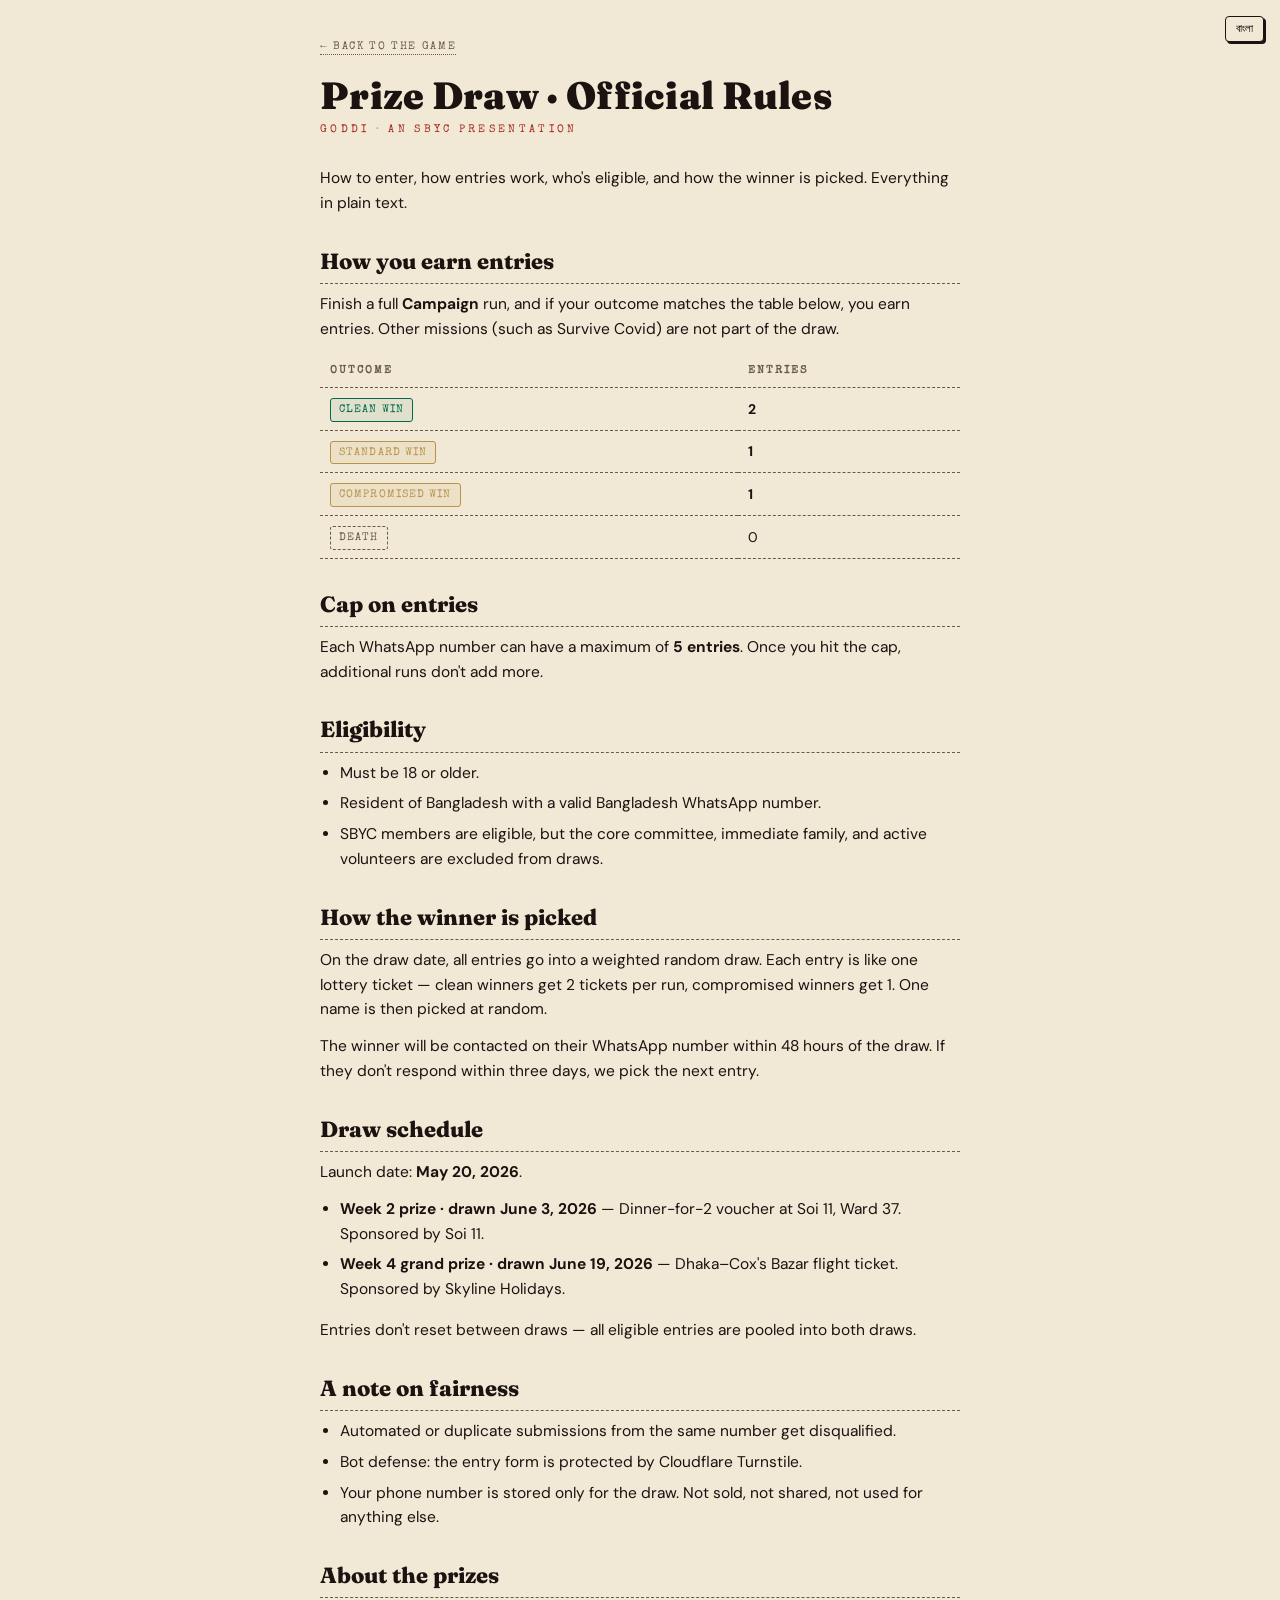
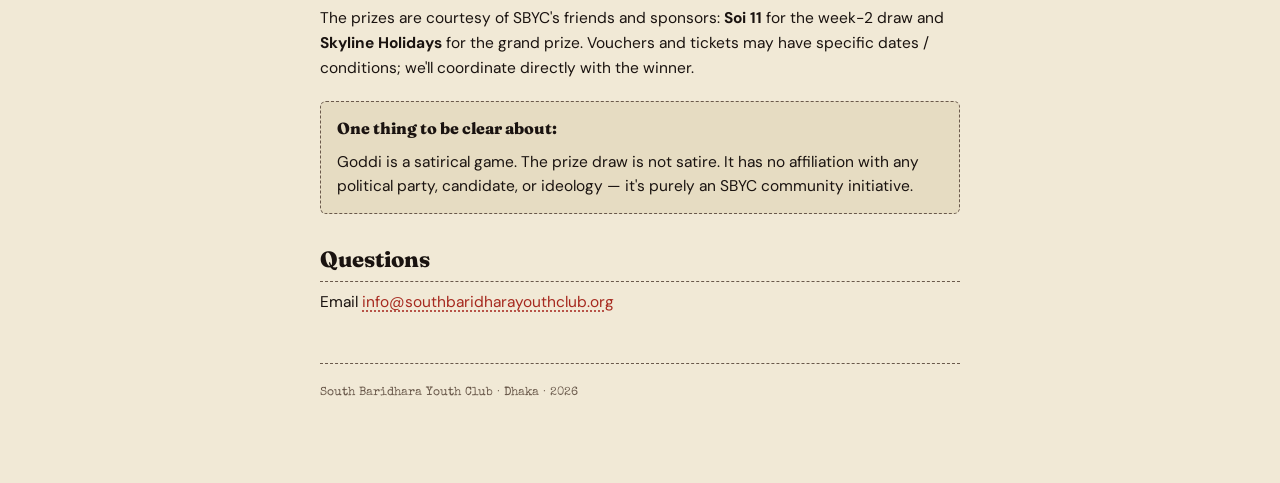
<file: rules.html>
<!doctype html>
<html lang="en">
<head>
  <meta charset="utf-8" />
  <meta name="viewport" content="width=device-width,initial-scale=1,viewport-fit=cover" />
  <meta name="theme-color" content="#f1e9d6" />
  <title>Goddi · Prize Rules</title>
  <meta name="description" content="Official rules for the Goddi prize draw — entries, caps, eligibility, draw dates, contact." />

  <link rel="manifest" href="/manifest.json" />
  <link rel="icon" type="image/svg+xml" href="/assets/favicon.svg" />
  <link rel="apple-touch-icon" href="/assets/apple-touch-icon.png" />
  <link rel="preconnect" href="https://fonts.googleapis.com" />
  <link rel="preconnect" href="https://fonts.gstatic.com" crossorigin />
  <link rel="stylesheet"
    href="https://fonts.googleapis.com/css2?family=Fraunces:opsz,wght@9..144,400;9..144,700;9..144,900&family=Hind+Siliguri:wght@400;500;700&family=DM+Sans:wght@400;500;700&family=Special+Elite&display=swap" />

  <style>
    :root {
      --paper: #f1e9d6; --paper-2: #e6dcc2; --paper-3: #ddd0b0;
      --ink: #1a1310; --ink-soft: #3d322a; --ink-mute: #6a594b;
      --stamp-red: #a6291f; --bd-green: #006a4e; --gold: #b8934a;
      --font-display: "Fraunces", Georgia, serif;
      --font-mono:    "Special Elite", "Courier New", monospace;
      --font-en:      "DM Sans", system-ui, -apple-system, sans-serif;
      --font-bn:      "Hind Siliguri", "Noto Sans Bengali", sans-serif;
    }
    *, *::before, *::after { box-sizing: border-box; }
    html, body {
      margin: 0; padding: 0;
      background: var(--paper); color: var(--ink);
      font-family: var(--font-en); font-size: 15.5px; line-height: 1.6;
      -webkit-font-smoothing: antialiased;
    }
    body[data-lang="bn"] { font-family: var(--font-bn); }
    body[data-lang="bn"] [data-lang-en],
    body[data-lang="en"] [data-lang-bn] { display: none !important; }

    main { max-width: 680px; margin: 0 auto; padding: 32px 20px 80px; }

    .lang-toggle {
      position: fixed; top: 16px; right: 16px;
      font-family: var(--font-mono); font-size: 11px;
      padding: 6px 10px; border: 1.5px solid var(--ink);
      background: var(--paper); border-radius: 4px; cursor: pointer;
      box-shadow: 2px 2px 0 var(--ink);
      -webkit-appearance: none; appearance: none;
    }
    body[data-lang="bn"] .lang-toggle { font-family: var(--font-bn); }

    .back-link {
      font-family: var(--font-mono); font-size: 11px;
      letter-spacing: 0.15em; text-transform: uppercase;
      color: var(--ink-mute); text-decoration: none;
      border-bottom: 1px dotted var(--ink-mute); padding-bottom: 2px;
    }
    body[data-lang="bn"] .back-link {
      font-family: var(--font-bn); letter-spacing: 0.04em; text-transform: none; font-size: 13px;
    }

    h1 {
      font-family: var(--font-display); font-weight: 900;
      font-size: 38px; margin: 18px 0 4px; letter-spacing: 0.3px;
      line-height: 1.1;
    }
    body[data-lang="bn"] h1 { font-family: var(--font-bn); }
    .subtitle {
      font-family: var(--font-mono); font-size: 11px;
      letter-spacing: 0.3em; text-transform: uppercase;
      color: var(--stamp-red); margin: 0 0 28px;
    }
    body[data-lang="bn"] .subtitle {
      font-family: var(--font-bn); letter-spacing: 0.05em; text-transform: none; font-size: 13px;
    }
    h2 {
      font-family: var(--font-display); font-weight: 800;
      font-size: 22px; margin: 28px 0 8px;
      padding-bottom: 4px; border-bottom: 1px dashed var(--ink-mute);
    }
    body[data-lang="bn"] h2 { font-family: var(--font-bn); }
    p { margin: 0 0 12px; }
    ul { padding-left: 20px; margin: 0 0 16px; }
    li { margin-bottom: 6px; }
    code, .pill {
      font-family: var(--font-mono); font-size: 13px;
      padding: 2px 6px; background: var(--paper-2);
      border: 1px solid var(--ink-mute); border-radius: 3px;
    }
    table.tiers {
      border-collapse: collapse; width: 100%; margin: 8px 0 18px;
      font-size: 14px;
    }
    table.tiers th, table.tiers td {
      padding: 8px 10px; border-bottom: 1px dashed var(--ink-mute);
      text-align: left;
    }
    table.tiers th {
      font-family: var(--font-mono); font-size: 11px;
      letter-spacing: 0.18em; text-transform: uppercase;
      color: var(--ink-mute);
    }
    body[data-lang="bn"] table.tiers th {
      font-family: var(--font-bn); letter-spacing: 0.04em; text-transform: none; font-size: 12px;
    }
    .tier-pill {
      display: inline-block; padding: 2px 8px;
      font-family: var(--font-mono); font-size: 11px;
      letter-spacing: 0.1em; border-radius: 3px;
    }
    .tier-pill--clean { color: var(--bd-green); border: 1px solid var(--bd-green); background: rgba(0,106,78,0.07); }
    .tier-pill--compromised { color: var(--gold); border: 1px solid var(--gold); background: rgba(184,147,74,0.10); }
    .tier-pill--none { color: var(--ink-mute); border: 1px dashed var(--ink-mute); }

    .callout {
      background: var(--paper-2);
      border: 1px dashed var(--ink-mute);
      border-radius: 6px;
      padding: 14px 16px;
      margin: 20px 0;
    }
    .callout strong {
      font-family: var(--font-display); font-weight: 800; font-size: 16px;
    }

    a { color: var(--stamp-red); text-decoration: underline dotted; text-underline-offset: 3px; }
    a:hover { color: var(--ink); }

    footer.page-footer {
      margin-top: 48px; padding-top: 20px;
      border-top: 1px dashed var(--ink-mute);
      font-family: var(--font-mono); font-size: 12px;
      color: var(--ink-mute);
    }
    body[data-lang="bn"] footer.page-footer {
      font-family: var(--font-bn); font-size: 13px;
    }

    @media (max-width: 480px) {
      main { padding: 24px 14px 60px; }
      h1 { font-size: 30px; }
      h2 { font-size: 19px; }
    }
  </style>
</head>
<body data-lang="en">
  <button class="lang-toggle" id="lang-toggle" type="button">
    <span data-lang-bn>EN</span><span data-lang-en>বাংলা</span>
  </button>

  <main>
    <a class="back-link" href="/">
      <span data-lang-bn>← খেলায় ফিরে যান</span>
      <span data-lang-en>← Back to the game</span>
    </a>

    <h1>
      <span data-lang-bn>পুরস্কার ড্র · নিয়মাবলী</span>
      <span data-lang-en>Prize Draw · Official Rules</span>
    </h1>
    <p class="subtitle">
      <span data-lang-bn>গদি · এসবিওয়াইসি উপস্থাপনা</span>
      <span data-lang-en>GODDI · AN SBYC PRESENTATION</span>
    </p>

    <p>
      <span data-lang-bn>খেলার ভেতর থেকে কীভাবে পুরস্কার ড্র-এ অংশ নিতে হয়, এন্ট্রি কীভাবে কাজ করে, কে যোগ্য, এবং বিজয়ী কীভাবে নির্বাচিত হয় — এই পৃষ্ঠা সব ব্যাখ্যা করে।</span>
      <span data-lang-en>How to enter, how entries work, who's eligible, and how the winner is picked. Everything in plain text.</span>
    </p>

    <h2>
      <span data-lang-bn>এন্ট্রি কীভাবে অর্জন করবেন</span>
      <span data-lang-en>How you earn entries</span>
    </h2>
    <p>
      <span data-lang-bn>একটি পূর্ণ <strong>মূল অভিযান</strong> রান শেষ করলে এবং আপনার ফলাফল নিচের তালিকায় থাকলে আপনি লটারিতে এন্ট্রি পান। অন্য মিশন (যেমন কোভিড সংকট) ড্রয়ের আওতায় নেই।</span>
      <span data-lang-en>Finish a full <strong>Campaign</strong> run, and if your outcome matches the table below, you earn entries. Other missions (such as Survive Covid) are not part of the draw.</span>
    </p>
    <table class="tiers">
      <thead>
        <tr>
          <th><span data-lang-bn>ফলাফল</span><span data-lang-en>Outcome</span></th>
          <th><span data-lang-bn>এন্ট্রি</span><span data-lang-en>Entries</span></th>
        </tr>
      </thead>
      <tbody>
        <tr>
          <td><span class="tier-pill tier-pill--clean">
            <span data-lang-bn>সততা জয়</span><span data-lang-en>CLEAN WIN</span>
          </span></td>
          <td><strong>2</strong></td>
        </tr>
        <tr>
          <td><span class="tier-pill tier-pill--compromised">
            <span data-lang-bn>স্ট্যান্ডার্ড জয়</span><span data-lang-en>STANDARD WIN</span>
          </span></td>
          <td><strong>1</strong></td>
        </tr>
        <tr>
          <td><span class="tier-pill tier-pill--compromised">
            <span data-lang-bn>মূল্য দিয়ে কেনা জয়</span><span data-lang-en>COMPROMISED WIN</span>
          </span></td>
          <td><strong>1</strong></td>
        </tr>
        <tr>
          <td><span class="tier-pill tier-pill--none">
            <span data-lang-bn>পরাজয়</span><span data-lang-en>DEATH</span>
          </span></td>
          <td>0</td>
        </tr>
      </tbody>
    </table>

    <h2>
      <span data-lang-bn>সর্বোচ্চ সীমা</span>
      <span data-lang-en>Cap on entries</span>
    </h2>
    <p>
      <span data-lang-bn>প্রতিটি হোয়াটসঅ্যাপ নম্বরে সর্বোচ্চ <strong>৫টি এন্ট্রি</strong>। একবার সীমা পৌঁছালে নতুন রান আর গণনা হয় না।</span>
      <span data-lang-en>Each WhatsApp number can have a maximum of <strong>5 entries</strong>. Once you hit the cap, additional runs don't add more.</span>
    </p>

    <h2>
      <span data-lang-bn>যোগ্যতা</span>
      <span data-lang-en>Eligibility</span>
    </h2>
    <ul>
      <li><span data-lang-bn>১৮ বছর বা তার বেশি বয়স।</span><span data-lang-en>Must be 18 or older.</span></li>
      <li><span data-lang-bn>বাংলাদেশের বাসিন্দা। বৈধ বাংলাদেশী হোয়াটসঅ্যাপ নম্বর প্রয়োজন।</span><span data-lang-en>Resident of Bangladesh with a valid Bangladesh WhatsApp number.</span></li>
      <li><span data-lang-bn>এসবিওয়াইসির সদস্যরা যোগ্য, কিন্তু কোর কমিটি, পরিবার এবং স্বেচ্ছাসেবকরা ড্র থেকে বাদ।</span><span data-lang-en>SBYC members are eligible, but the core committee, immediate family, and active volunteers are excluded from draws.</span></li>
    </ul>

    <h2>
      <span data-lang-bn>বিজয়ী নির্বাচন</span>
      <span data-lang-en>How the winner is picked</span>
    </h2>
    <p>
      <span data-lang-bn>ড্র-এর তারিখে, সমস্ত এন্ট্রি একটি সাধারণ ভারিত র‍্যান্ডম ড্রয়ে রাখা হয়। প্রতিটি এন্ট্রি একটি লটারি টিকিটের মতো — সততা জয়কারীদের প্রতি রানে দুটি টিকিট, মূল্যপ্রাপ্ত জয়কারীদের একটি। তারপর একজনকে এলোমেলোভাবে বাছাই করা হয়।</span>
      <span data-lang-en>On the draw date, all entries go into a weighted random draw. Each entry is like one lottery ticket — clean winners get 2 tickets per run, compromised winners get 1. One name is then picked at random.</span>
    </p>
    <p>
      <span data-lang-bn>বিজয়ীকে তার দেওয়া হোয়াটসঅ্যাপ নম্বরে যোগাযোগ করা হবে ড্র-এর ৪৮ ঘণ্টার মধ্যে। তিন দিন উত্তর না দিলে আমরা পরবর্তী এন্ট্রি বাছাই করি।</span>
      <span data-lang-en>The winner will be contacted on their WhatsApp number within 48 hours of the draw. If they don't respond within three days, we pick the next entry.</span>
    </p>

    <h2>
      <span data-lang-bn>ড্র-এর তারিখ</span>
      <span data-lang-en>Draw schedule</span>
    </h2>
    <p>
      <span data-lang-bn>লঞ্চ তারিখ: <strong>২০ মে ২০২৬</strong>।</span>
      <span data-lang-en>Launch date: <strong>May 20, 2026</strong>.</span>
    </p>
    <ul>
      <li><span data-lang-bn><strong>সপ্তাহ ২ পুরস্কার · ড্র ৩ জুন ২০২৬</strong> — Soi 11 (ওয়ার্ড ৩৭)-এ দু'জনের ডিনার ভাউচার। Soi 11 পৃষ্ঠপোষকতায়।</span><span data-lang-en><strong>Week 2 prize · drawn June 3, 2026</strong> — Dinner-for-2 voucher at Soi 11, Ward 37. Sponsored by Soi 11.</span></li>
      <li><span data-lang-bn><strong>সপ্তাহ ৪ গ্র্যান্ড পুরস্কার · ড্র ১৯ জুন ২০২৬</strong> — ঢাকা–কক্সবাজার বিমান টিকিট। Skyline Holidays পৃষ্ঠপোষকতায়।</span><span data-lang-en><strong>Week 4 grand prize · drawn June 19, 2026</strong> — Dhaka–Cox's Bazar flight ticket. Sponsored by Skyline Holidays.</span></li>
    </ul>
    <p>
      <span data-lang-bn>প্রতিটি ড্র-এর আগে এন্ট্রি গণনা শূন্য হয় না — সমস্ত যোগ্য এন্ট্রি দু'টি ড্র-তেই থাকে।</span>
      <span data-lang-en>Entries don't reset between draws — all eligible entries are pooled into both draws.</span>
    </p>

    <h2>
      <span data-lang-bn>একটু সততা নিয়ে</span>
      <span data-lang-en>A note on fairness</span>
    </h2>
    <ul>
      <li><span data-lang-bn>একই নম্বরে যান্ত্রিক বা পুনরাবৃত্ত জমা শনাক্ত হলে এন্ট্রি বাতিল।</span><span data-lang-en>Automated or duplicate submissions from the same number get disqualified.</span></li>
      <li><span data-lang-bn>বট সুরক্ষা: ফর্ম Cloudflare Turnstile দিয়ে সুরক্ষিত।</span><span data-lang-en>Bot defense: the entry form is protected by Cloudflare Turnstile.</span></li>
      <li><span data-lang-bn>আপনার ফোন নম্বর শুধু ড্রয়ের জন্য সংরক্ষিত। কোথাও বিক্রি বা শেয়ার করা হয় না।</span><span data-lang-en>Your phone number is stored only for the draw. Not sold, not shared, not used for anything else.</span></li>
    </ul>

    <h2>
      <span data-lang-bn>পুরস্কারের সম্পর্কে</span>
      <span data-lang-en>About the prizes</span>
    </h2>
    <p>
      <span data-lang-bn>পুরস্কারগুলো এসবিওয়াইসির বন্ধু-পৃষ্ঠপোষকদের সৌজন্যে: Soi 11 (সপ্তাহ ২) এবং Skyline Holidays (সপ্তাহ ৪)। ভাউচার ও টিকিটের নির্দিষ্ট তারিখ/শর্ত থাকতে পারে; বিজয়ীর সাথে সরাসরি সমন্বয় করা হবে।</span>
      <span data-lang-en>The prizes are courtesy of SBYC's friends and sponsors: <strong>Soi 11</strong> for the week-2 draw and <strong>Skyline Holidays</strong> for the grand prize. Vouchers and tickets may have specific dates / conditions; we'll coordinate directly with the winner.</span>
    </p>

    <div class="callout">
      <strong><span data-lang-bn>একটা ব্যাপার পরিষ্কার:</span><span data-lang-en>One thing to be clear about:</span></strong>
      <p style="margin-top: 8px; margin-bottom: 0;">
        <span data-lang-bn>গদি ব্যঙ্গাত্মক খেলা। পুরস্কার ব্যঙ্গাত্মক না। ড্র-এর সাথে রাজনৈতিক দল, প্রার্থী বা আদর্শের কোনো সম্পর্ক নেই — এটি কেবল এসবিওয়াইসির একটি কমিউনিটি উদ্যোগ।</span>
        <span data-lang-en>Goddi is a satirical game. The prize draw is not satire. It has no affiliation with any political party, candidate, or ideology — it's purely an SBYC community initiative.</span>
      </p>
    </div>

    <h2>
      <span data-lang-bn>প্রশ্ন থাকলে</span>
      <span data-lang-en>Questions</span>
    </h2>
    <p>
      <span data-lang-bn>লিখুন: <a href="mailto:info@southbaridharayouthclub.org?subject=Goddi%20Prize%20Draw">info@southbaridharayouthclub.org</a></span>
      <span data-lang-en>Email <a href="mailto:info@southbaridharayouthclub.org?subject=Goddi%20Prize%20Draw">info@southbaridharayouthclub.org</a></span>
    </p>

    <footer class="page-footer">
      <span data-lang-bn>সাউথ বারিধারা ইয়ুথ ক্লাব · ঢাকা · ২০২৬</span>
      <span data-lang-en>South Baridhara Youth Club · Dhaka · 2026</span>
    </footer>
  </main>

  <script src="/js/i18n.js"></script>
  <script>
    // Reuse the I18n toggle behavior the game already ships with.
    (function () {
      if (window.I18n && typeof I18n.init === 'function') I18n.init();
      const btn = document.getElementById('lang-toggle');
      if (btn) btn.addEventListener('click', () => {
        if (window.I18n && typeof I18n.toggle === 'function') I18n.toggle();
      });
    })();
  </script>
</body>
</html>
</file>
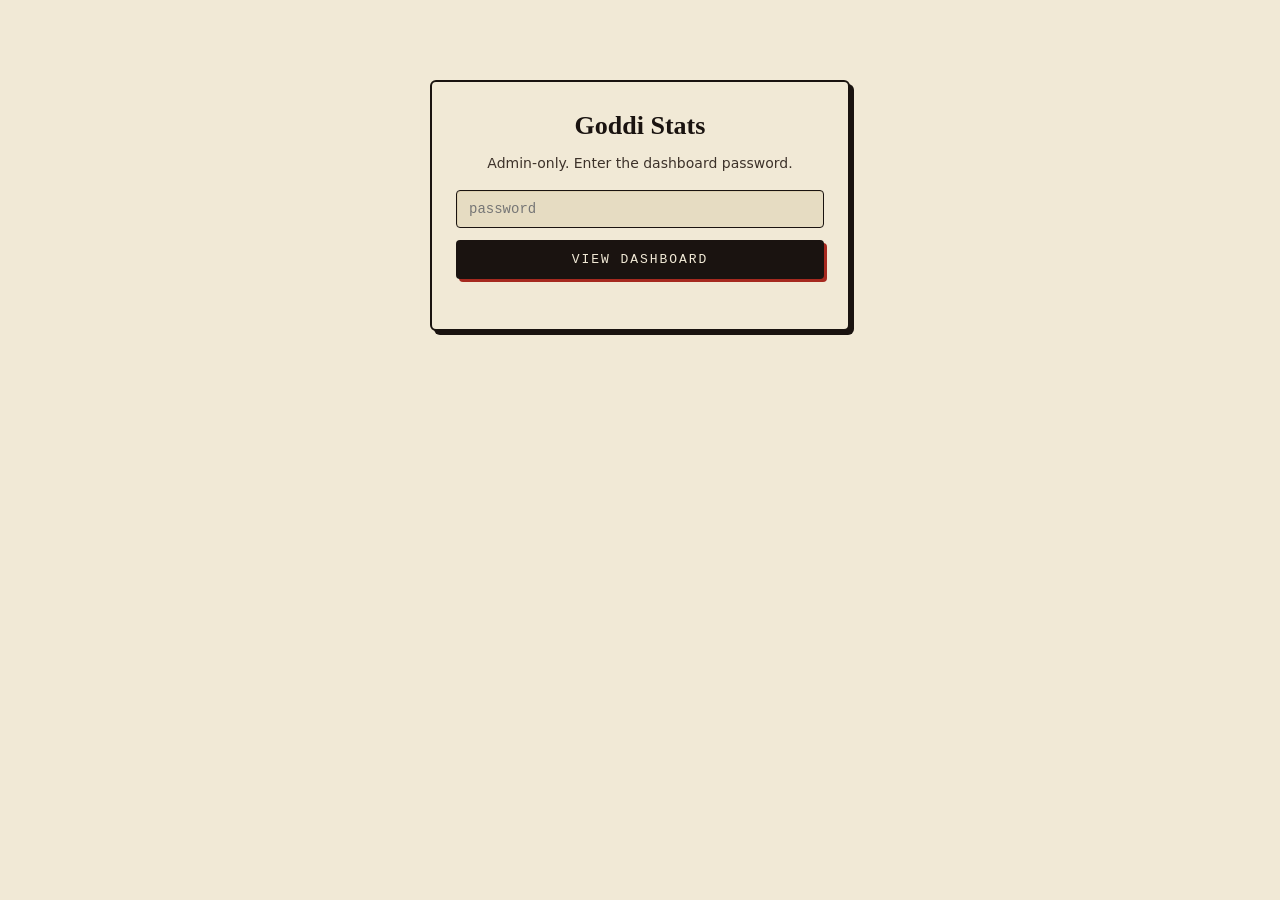
<file: stats.html>
<!doctype html>
<html lang="en">
<head>
  <meta charset="utf-8" />
  <meta name="viewport" content="width=device-width,initial-scale=1,viewport-fit=cover" />
  <meta name="theme-color" content="#f1e9d6" />
  <meta name="robots" content="noindex, nofollow" />
  <title>Goddi · Stats</title>

  <style>
    /* ============================================================
       Goddi stats dashboard — admin-only.
       Same paper/ink aesthetic as the game so it doesn't feel
       like a totally separate app. Mobile-first; Rafy can check
       from his phone.
       ============================================================ */
    :root {
      --paper:      #f1e9d6;
      --paper-2:    #e6dcc2;
      --paper-3:    #ddd0b0;
      --ink:        #1a1310;
      --ink-soft:   #3d322a;
      --ink-mute:   #6a594b;
      --stamp-red:  #a6291f;
      --bd-green:   #006a4e;
      --gold:       #b8934a;
      --font-display: "Fraunces", Georgia, serif;
      --font-mono:    "Special Elite", "Courier New", monospace;
      --font-en:      "DM Sans", system-ui, -apple-system, sans-serif;
    }
    *, *::before, *::after { box-sizing: border-box; }
    html, body {
      margin: 0;
      padding: 0;
      background: var(--paper);
      color: var(--ink);
      font-family: var(--font-en);
      font-size: 15px;
      line-height: 1.5;
      -webkit-font-smoothing: antialiased;
    }
    main {
      max-width: 720px;
      margin: 0 auto;
      padding: 20px 16px 80px;
    }

    /* Header */
    header.page-header {
      display: flex;
      justify-content: space-between;
      align-items: baseline;
      border-bottom: 2px solid var(--ink);
      padding-bottom: 12px;
      margin-bottom: 20px;
      gap: 12px;
      flex-wrap: wrap;
    }
    .page-header h1 {
      margin: 0;
      font-family: var(--font-display);
      font-weight: 900;
      font-size: 32px;
      letter-spacing: 0.5px;
    }
    .page-header__meta {
      font-family: var(--font-mono);
      font-size: 11px;
      color: var(--ink-mute);
      letter-spacing: 0.1em;
    }
    .page-header__actions {
      display: flex;
      gap: 8px;
      align-items: center;
    }
    .btn {
      font-family: var(--font-mono);
      font-size: 12px;
      letter-spacing: 0.1em;
      text-transform: uppercase;
      padding: 8px 14px;
      border: 2px solid var(--ink);
      background: var(--paper);
      color: var(--ink);
      cursor: pointer;
      border-radius: 4px;
      box-shadow: 2px 2px 0 var(--ink);
      transition: transform 0.1s ease, box-shadow 0.1s ease;
    }
    .btn:hover { transform: translate(-1px,-1px); box-shadow: 3px 3px 0 var(--ink); }
    .btn:active { transform: translate(1px,1px); box-shadow: 1px 1px 0 var(--ink); }
    .btn--ghost { box-shadow: none; }
    .btn--primary { background: var(--ink); color: var(--paper); box-shadow: 3px 3px 0 var(--stamp-red); }

    /* Login screen */
    .login {
      max-width: 420px;
      margin: 60px auto;
      text-align: center;
      padding: 24px;
      border: 2px solid var(--ink);
      box-shadow: 4px 4px 0 var(--ink);
      background: var(--paper);
      border-radius: 6px;
    }
    .login h2 {
      font-family: var(--font-display);
      font-weight: 900;
      font-size: 26px;
      margin: 0 0 8px;
    }
    .login p {
      color: var(--ink-soft);
      margin: 0 0 16px;
      font-size: 14px;
    }
    .login input {
      font-family: var(--font-mono);
      font-size: 14px;
      width: 100%;
      padding: 10px 12px;
      border: 1.5px solid var(--ink);
      background: var(--paper-2);
      border-radius: 4px;
      margin-bottom: 12px;
      box-shadow: inset 1px 1px 0 var(--paper-3);
    }
    .login button {
      width: 100%;
      padding: 12px 16px;
      font-family: var(--font-mono);
      letter-spacing: 0.15em;
      text-transform: uppercase;
      background: var(--ink);
      color: var(--paper);
      border: none;
      border-radius: 4px;
      cursor: pointer;
      box-shadow: 3px 3px 0 var(--stamp-red);
      font-size: 13px;
      transition: transform 0.1s ease;
    }
    .login button:hover  { transform: translate(-1px,-1px); }
    .login button:active { transform: translate(2px,2px); box-shadow: 1px 1px 0 var(--stamp-red); }
    .login__error {
      color: var(--stamp-red);
      font-family: var(--font-mono);
      font-size: 12px;
      margin-top: 8px;
      min-height: 18px;
    }

    /* KPI cards */
    .kpi-row {
      display: grid;
      grid-template-columns: repeat(auto-fit, minmax(150px, 1fr));
      gap: 10px;
      margin-bottom: 24px;
    }
    .kpi {
      border: 1.5px solid var(--ink);
      background: var(--paper-2);
      padding: 12px 14px;
      border-radius: 4px;
      box-shadow: 2px 2px 0 var(--ink);
    }
    .kpi__label {
      font-family: var(--font-mono);
      font-size: 10px;
      letter-spacing: 0.2em;
      text-transform: uppercase;
      color: var(--ink-mute);
      margin-bottom: 4px;
    }
    .kpi__value {
      font-family: var(--font-display);
      font-weight: 800;
      font-size: 28px;
      color: var(--ink);
      line-height: 1.1;
    }
    .kpi__sub {
      font-family: var(--font-mono);
      font-size: 11px;
      color: var(--ink-mute);
      margin-top: 2px;
    }
    .kpi--accent { background: rgba(184, 147, 74, 0.10); border-color: var(--gold); }
    .kpi--accent .kpi__value { color: var(--gold); }

    /* Section */
    section.panel {
      margin-bottom: 28px;
    }
    section.panel h2 {
      font-family: var(--font-display);
      font-weight: 800;
      font-size: 18px;
      margin: 0 0 8px;
      padding-bottom: 6px;
      border-bottom: 1px dashed var(--ink-mute);
      letter-spacing: 0.3px;
    }
    section.panel .sub {
      font-family: var(--font-mono);
      font-size: 11px;
      color: var(--ink-mute);
      margin-bottom: 12px;
    }

    /* Bar chart (single horizontal row per item) */
    .bars { display: grid; gap: 6px; }
    .bar {
      display: grid;
      grid-template-columns: 140px 1fr 50px;
      gap: 10px;
      align-items: center;
      font-size: 13px;
    }
    .bar__label {
      font-family: var(--font-mono);
      font-size: 11px;
      color: var(--ink-soft);
      overflow: hidden;
      text-overflow: ellipsis;
      white-space: nowrap;
    }
    .bar__track {
      background: var(--paper-3);
      height: 10px;
      border-radius: 2px;
      overflow: hidden;
      border: 1px solid var(--ink-mute);
    }
    .bar__fill {
      height: 100%;
      background: var(--bd-green);
      border-right: 1px solid var(--ink);
    }
    .bar__fill--red  { background: var(--stamp-red); }
    .bar__fill--gold { background: var(--gold); }
    .bar__value {
      font-family: var(--font-mono);
      font-size: 12px;
      color: var(--ink);
      text-align: right;
      font-weight: 700;
    }

    /* Funnel — same as bar but stacked + step labels */
    .funnel { display: grid; gap: 4px; }
    .funnel__step {
      display: grid;
      grid-template-columns: 90px 1fr 60px 50px;
      gap: 10px;
      align-items: center;
      font-size: 13px;
    }
    .funnel__step-name {
      font-family: var(--font-mono);
      font-size: 11px;
      color: var(--ink);
      text-transform: uppercase;
      letter-spacing: 0.08em;
    }
    .funnel__step-drop {
      font-family: var(--font-mono);
      font-size: 10px;
      color: var(--ink-mute);
    }

    /* Table */
    table.data {
      width: 100%;
      border-collapse: collapse;
      font-size: 13px;
      font-family: var(--font-mono);
    }
    table.data th {
      text-align: left;
      font-size: 10px;
      letter-spacing: 0.15em;
      text-transform: uppercase;
      color: var(--ink-mute);
      padding: 6px 6px;
      border-bottom: 1px solid var(--ink-mute);
    }
    table.data td {
      padding: 6px 6px;
      border-bottom: 1px dashed var(--paper-3);
      vertical-align: middle;
    }
    table.data tr:hover td { background: var(--paper-2); }
    table.data .num { text-align: right; font-weight: 700; }
    table.data .pct { width: 70px; text-align: right; color: var(--ink-soft); }
    table.data .bar-cell {
      width: 130px;
    }
    table.data .bar-cell .bar__track { height: 8px; }

    /* Sparkline */
    .spark {
      display: grid;
      grid-template-columns: repeat(30, 1fr);
      gap: 1px;
      align-items: end;
      height: 60px;
      padding: 4px 2px;
      border: 1px dashed var(--ink-mute);
      border-radius: 3px;
      background: var(--paper-2);
    }
    .spark__bar {
      background: var(--bd-green);
      min-height: 2px;
      border-radius: 1px 1px 0 0;
    }
    .spark__bar--empty { background: var(--paper-3); }
    .spark__axis {
      display: flex;
      justify-content: space-between;
      font-family: var(--font-mono);
      font-size: 10px;
      color: var(--ink-mute);
      margin-top: 4px;
    }

    /* Mini h3 inside a panel */
    .mini-h {
      font-family: var(--font-display);
      font-weight: 700;
      font-size: 14px;
      margin: 18px 0 8px;
      color: var(--ink-soft);
      letter-spacing: 0.2px;
    }

    /* Draw winner controls */
    .draw-controls {
      display: flex;
      gap: 10px;
      align-items: center;
      flex-wrap: wrap;
      margin: 8px 0 10px;
    }
    .draw-select {
      font-family: var(--font-mono);
      font-size: 12px;
      padding: 8px 10px;
      border: 1.5px solid var(--ink);
      background: var(--paper);
      border-radius: 4px;
      box-shadow: 2px 2px 0 var(--ink);
      cursor: pointer;
    }

    /* Draw result card */
    .draw-result {
      margin-top: 14px;
      padding: 14px 16px;
      background: var(--paper-2);
      border: 2px solid var(--ink);
      border-left: 5px solid var(--gold);
      border-radius: 4px;
      font-family: var(--font-mono);
      font-size: 13px;
      box-shadow: 3px 3px 0 var(--ink);
    }
    .draw-result__heading {
      font-family: var(--font-display);
      font-weight: 800;
      font-size: 18px;
      color: var(--gold);
      margin-bottom: 8px;
      letter-spacing: 0.2px;
    }
    .draw-result__row {
      display: flex;
      gap: 12px;
      padding: 3px 0;
    }
    .draw-result__label {
      width: 110px;
      color: var(--ink-mute);
      text-transform: uppercase;
      font-size: 10px;
      letter-spacing: 0.15em;
      padding-top: 1px;
    }
    .draw-result__val {
      color: var(--ink);
      font-weight: 700;
    }
    .draw-result__pool {
      margin-top: 10px;
      padding-top: 8px;
      border-top: 1px dashed var(--ink-mute);
      font-size: 11px;
      color: var(--ink-mute);
    }
    .draw-result--err {
      border-left-color: var(--stamp-red);
    }
    .draw-result--err .draw-result__heading { color: var(--stamp-red); }

    /* Tier pill (used in recent entries table) */
    .tier-pill {
      display: inline-block;
      padding: 1px 7px;
      font-size: 10px;
      letter-spacing: 0.1em;
      border-radius: 3px;
      text-transform: uppercase;
    }
    .tier-pill--clean       { color: var(--bd-green); border: 1px solid var(--bd-green); background: rgba(0,106,78,0.07); }
    .tier-pill--standard    { color: var(--ink-soft); border: 1px solid var(--ink-mute); background: var(--paper-2); }
    .tier-pill--compromised { color: var(--gold); border: 1px solid var(--gold); background: rgba(184,147,74,0.10); }

    .loading {
      text-align: center;
      padding: 40px;
      font-family: var(--font-mono);
      color: var(--ink-mute);
      letter-spacing: 0.15em;
      text-transform: uppercase;
      font-size: 12px;
    }
    .error {
      background: rgba(166,41,31,0.08);
      border: 1px solid var(--stamp-red);
      color: var(--stamp-red);
      padding: 12px 14px;
      border-radius: 4px;
      font-family: var(--font-mono);
      font-size: 13px;
    }

    /* Hide app until authed */
    #app { display: none; }
    body[data-state="ready"] #app   { display: block; }
    body[data-state="ready"] #login { display: none; }
    body[data-state="loading"] #app { display: none; }

    @media (max-width: 480px) {
      main { padding: 16px 12px 60px; }
      .page-header h1 { font-size: 26px; }
      .kpi__value { font-size: 24px; }
      .bar { grid-template-columns: 110px 1fr 44px; }
      .funnel__step { grid-template-columns: 70px 1fr 50px 38px; }
      table.data .bar-cell { width: 90px; }
    }
  </style>
</head>
<body data-state="login">
  <main>

    <!-- ============ LOGIN ============ -->
    <div class="login" id="login">
      <h2>Goddi Stats</h2>
      <p>Admin-only. Enter the dashboard password.</p>
      <input id="login-pw" type="password" placeholder="password" autocomplete="current-password" />
      <button id="login-go" type="button">View dashboard</button>
      <div class="login__error" id="login-error"></div>
    </div>

    <!-- ============ APP ============ -->
    <div id="app">
      <header class="page-header">
        <div>
          <h1>Goddi · Stats</h1>
          <div class="page-header__meta" id="generated-at">—</div>
        </div>
        <div class="page-header__actions">
          <button class="btn btn--ghost" id="btn-refresh" type="button">Refresh</button>
          <button class="btn btn--ghost" id="btn-logout"  type="button">Log out</button>
        </div>
      </header>

      <div id="error-area"></div>

      <!-- Headline KPIs -->
      <div class="kpi-row" id="kpi-row"></div>

      <!-- ============ PRIZE LOTTERY ============ -->
      <section class="panel" id="prize-panel">
        <h2>Prize lottery · entries &amp; draws</h2>
        <p class="sub">Live counts from <code>goddi_prize_entries</code>. Phones masked to last-4. Week 2 draw: June 3. Week 4 grand draw: June 19.</p>
        <div class="kpi-row" id="prize-kpis"></div>

        <h3 class="mini-h">Entries per day · last 30 days</h3>
        <div class="spark"       id="prize-spark"></div>
        <div class="spark__axis" id="prize-spark-axis"></div>

        <h3 class="mini-h">Entries by win tier</h3>
        <div class="bars" id="prize-by-tier"></div>

        <h3 class="mini-h">Most recent entries</h3>
        <table class="data" id="prize-table">
          <thead>
            <tr>
              <th>When</th>
              <th>Name</th>
              <th>Phone</th>
              <th>Tier</th>
              <th class="num">Entries</th>
              <th>Lang</th>
            </tr>
          </thead>
          <tbody></tbody>
        </table>

        <h3 class="mini-h">Draw a winner</h3>
        <p class="sub">Picks one weighted-random entry from the pool. Re-runnable — does NOT mark anyone as won. Record the winner manually.</p>
        <div class="draw-controls">
          <select id="draw-window" class="draw-select">
            <option value="all">All entries to date</option>
            <option value="week2">Week 2 window (May 20 → Jun 3)</option>
            <option value="week4">Week 4 window (May 20 → Jun 19)</option>
          </select>
          <button class="btn btn--primary" id="btn-draw-winner" type="button">Draw winner</button>
        </div>
        <div id="draw-result"></div>
      </section>

      <!-- Feedback / bug reports -->
      <section class="panel" id="feedback-panel">
        <h2>Feedback &amp; bug reports</h2>
        <p class="sub">Live from <code>goddi_feedback</code>. Newest first, last 50. Context (mission · day · lang · screen · device · build) is auto-captured; hover a card for the full user-agent.</p>
        <div class="kpi-row" id="feedback-kpis"></div>
        <h3 class="mini-h">Most recent</h3>
        <div id="feedback-list"></div>
      </section>

      <!-- Daily sessions sparkline -->
      <section class="panel">
        <h2>Daily sessions · last 30 days</h2>
        <div class="spark"          id="spark"></div>
        <div class="spark__axis"    id="spark-axis"></div>
      </section>

      <!-- Funnel -->
      <section class="panel">
        <h2>Funnel · screens reached</h2>
        <p class="sub">How far players get before bouncing. Drop-off between steps is where the friction lives.</p>
        <div class="funnel" id="funnel"></div>
      </section>

      <!-- Background popularity -->
      <section class="panel">
        <h2>Background popularity</h2>
        <div class="bars" id="bars-backgrounds"></div>
      </section>

      <!-- Party popularity -->
      <section class="panel">
        <h2>Party popularity</h2>
        <div class="bars" id="bars-parties"></div>
      </section>

      <!-- Language split -->
      <section class="panel">
        <h2>Language at session start</h2>
        <div class="bars" id="bars-languages"></div>
      </section>

      <!-- Win tiers + death causes -->
      <section class="panel">
        <h2>Outcomes</h2>
        <p class="sub">Win-tier distribution and the most common ways players die. From completed-run records (<code>goddi_runs</code>).</p>
        <div class="bars" id="bars-outcomes"></div>
      </section>

      <!-- Card decision splits -->
      <section class="panel">
        <h2>Cards · seen, decisions split</h2>
        <p class="sub">Top 30 most-seen cards. Heavily one-sided splits suggest the choice is too obvious; near-50/50 means the dilemma is working.</p>
        <table class="data" id="card-table">
          <thead>
            <tr><th>Card</th><th class="num">Seen</th><th class="bar-cell">Left ←  Right →</th><th class="pct">Left %</th></tr>
          </thead>
          <tbody></tbody>
        </table>
      </section>

      <!-- Achievements -->
      <section class="panel">
        <h2>Achievement unlocks</h2>
        <div class="bars" id="bars-achievements"></div>
      </section>

      <!-- Year reach -->
      <section class="panel">
        <h2>How far players survived</h2>
        <p class="sub">Sessions that crossed into Year N — the survival curve.</p>
        <div class="bars" id="bars-yearreach"></div>
      </section>

      <!-- Clicks -->
      <section class="panel">
        <h2>Engagement clicks</h2>
        <div class="bars" id="bars-clicks"></div>
      </section>

    </div>

  </main>

  <script src="/js/stats.js" defer></script>
</body>
</html>
</file>
<file: css/styles.css>
/* ============================================================
   Goddi · গদি — Phase 1 styles
   Paper / ink / stamped-woodblock aesthetic
   ============================================================ */

:root {
  --paper:         #f1e9d6;
  --paper-2:       #e6dcc2;
  --paper-3:       #ddd0b0;
  --ink:           #1a1310;
  --ink-soft:      #3d322a;
  --ink-mute:      #6a594b;
  --stamp-red:     #a6291f;
  --sbyc-green:    #1b7849;
  --gold:          #b8934a;

  /* Bangladesh flag — used for accents, hero CTAs, and victory stamp */
  --bd-green:      #006a4e;
  --bd-red:        #f42a41;

  --stat-janata:     #c46830;
  --stat-dol:        #2d4a7a;
  --stat-proshashon: #7a2a26;
  --stat-tohobil:    #9c7a36;

  --party-janata-league:     #006a4e;
  --party-jatiyotabadi-dol:  #cf2b34;
  --party-islami-oikko:      #004d40;
  --party-notun-bangladesh:  #6a1b9a;

  --font-display: "Fraunces", Georgia, serif;
  --font-bn:      "Hind Siliguri", "Noto Sans Bengali", sans-serif;
  --font-en:      "DM Sans", system-ui, -apple-system, sans-serif;
  --font-mono:    "Special Elite", "Courier New", monospace;

  --radius-sm: 4px;
  --radius-md: 8px;

  --shadow-paper: 0 2px 8px rgba(26, 19, 16, 0.08), 0 12px 28px rgba(26, 19, 16, 0.12);
  --shadow-card:  0 6px 18px rgba(26, 19, 16, 0.18), 0 24px 60px rgba(26, 19, 16, 0.22);

  /* Visible viewport height. In-app browsers (Messenger, Instagram, FB)
     and older iOS report 100vh as the *largest* viewport, so anything
     sized to it hides behind the browser's top/bottom chrome. We start
     with 100vh, prefer 100dvh where supported, and js/viewport.js then
     overrides with the exact window.innerHeight in px (most reliable in
     in-app WebViews). All full-height layout sizes off --app-height. */
  --app-height: 100vh;
}

@supports (height: 100dvh) {
  :root { --app-height: 100dvh; }
}

*,
*::before,
*::after { box-sizing: border-box; }

html, body {
  margin: 0;
  padding: 0;
  height: var(--app-height);
  width: 100%;
  overflow: hidden;
  overscroll-behavior: none;
  /* Hard-lock horizontal pan at the root so a missed swipe outside the
     card never shifts the viewport (iOS Safari rubber-band). The card's
     own touch handler still grabs horizontal gestures when they start
     inside the card boundary. */
  touch-action: pan-y;
}

body {
  font-family: var(--font-en);
  font-size: 16px;
  line-height: 1.5;
  color: var(--ink);
  background-color: var(--paper);
  background-image:
    radial-gradient(circle at 20% 10%, rgba(184, 147, 74, 0.10), transparent 50%),
    radial-gradient(circle at 80% 90%, rgba(166, 41, 31, 0.08), transparent 55%),
    radial-gradient(circle at 50% 60%, rgba(0, 106, 78, 0.06), transparent 60%),
    linear-gradient(180deg, var(--paper) 0%, var(--paper-2) 100%);
  -webkit-font-smoothing: antialiased;
  text-rendering: optimizeLegibility;
}

body[data-lang="bn"] { font-family: var(--font-bn); }

/* Paper grain — SVG noise overlay */
.paper-grain {
  position: fixed;
  inset: 0;
  pointer-events: none;
  opacity: 0.35;
  z-index: 1;
  background-image: url("data:image/svg+xml;utf8,<svg xmlns='http://www.w3.org/2000/svg' width='180' height='180'><filter id='n'><feTurbulence type='fractalNoise' baseFrequency='0.9' numOctaves='2' stitchTiles='stitch'/><feColorMatrix values='0 0 0 0 0.1  0 0 0 0 0.07  0 0 0 0 0.05  0 0 0 0.16 0'/></filter><rect width='100%' height='100%' filter='url(%23n)'/></svg>");
  mix-blend-mode: multiply;
}

/* ============================================================
   Language visibility
   ============================================================ */
body[data-lang="en"] [data-lang-bn],
body[data-lang="bn"] [data-lang-en] {
  display: none !important;
}

/* ============================================================
   Screens
   ============================================================ */
.screen {
  position: fixed;
  top: 0;
  left: 0;
  right: 0;
  /* Size to the *visible* viewport, not 100vh / inset:0. In-app browsers
     (Messenger etc.) make inset:0 extend behind their top/bottom toolbars,
     so the edges of the scroll area hide behind that chrome. --app-height
     is the real visible height (set by js/viewport.js), so top/bottom
     content stays reachable. */
  height: var(--app-height);
  display: none;
  flex-direction: column;
  align-items: center;
  /* "safe center" centers when content fits; falls back to flex-start
     when content is taller than the viewport (otherwise the top half gets
     clipped and unreachable via scroll). Affects the long verdict screen. */
  justify-content: safe center;
  padding: 24px 20px;
  padding-top: max(24px, env(safe-area-inset-top));
  padding-bottom: max(24px, env(safe-area-inset-bottom));
  z-index: 2;
  overflow-x: hidden;        /* clip any off-screen card transform */
  overflow-y: auto;
  -webkit-overflow-scrolling: touch;   /* momentum scroll in older iOS WebViews */
  overscroll-behavior: contain;
}

body[data-screen="splash"]      [data-screen-id="splash"],
body[data-screen="name"]        [data-screen-id="name"],
body[data-screen="background"]  [data-screen-id="background"],
body[data-screen="party"]       [data-screen-id="party"],
body[data-screen="mode"]        [data-screen-id="mode"],
body[data-screen="play"]        [data-screen-id="play"],
body[data-screen="gameover"]    [data-screen-id="gameover"],
body[data-screen="win"]         [data-screen-id="win"],
body[data-screen="leaderboard"] [data-screen-id="leaderboard"] {
  display: flex;
}

/* ============================================================
   Language toggle
   ============================================================ */
.lang-toggle {
  position: fixed;
  top: max(16px, env(safe-area-inset-top));
  right: 16px;
  z-index: 100;
  background: var(--paper);
  border: 2px solid var(--ink);
  color: var(--ink);
  padding: 6px 14px;
  font-family: var(--font-mono);
  font-size: 13px;
  letter-spacing: 0.08em;
  cursor: pointer;
  border-radius: var(--radius-sm);
  box-shadow: 2px 2px 0 var(--ink);
  transition: transform 0.1s ease, box-shadow 0.1s ease;
}
.lang-toggle:active {
  transform: translate(1px, 1px);
  box-shadow: 1px 1px 0 var(--ink);
}

/* ============================================================
   Mute toggle — sits just below the language toggle
   ============================================================ */
.mute-toggle {
  position: fixed;
  top: calc(max(16px, env(safe-area-inset-top)) + 44px);
  right: 16px;
  z-index: 100;
  width: 40px;
  height: 36px;
  display: inline-flex;
  align-items: center;
  justify-content: center;
  background: var(--paper);
  border: 2px solid var(--ink);
  color: var(--ink);
  cursor: pointer;
  border-radius: var(--radius-sm);
  box-shadow: 2px 2px 0 var(--ink);
  transition: transform 0.1s ease, box-shadow 0.1s ease;
  padding: 0;
}
.mute-toggle:active {
  transform: translate(1px, 1px);
  box-shadow: 1px 1px 0 var(--ink);
}
.mute-toggle__icon {
  width: 20px;
  height: 20px;
}
/* Toggle icon visibility based on body[data-muted] */
.mute-toggle__icon--off          { display: none; }
body[data-muted="true"] .mute-toggle__icon--on   { display: none; }
body[data-muted="true"] .mute-toggle__icon--off  { display: block; }
body[data-muted="true"] .mute-toggle             { color: color-mix(in srgb, var(--ink) 60%, transparent); }

/* ============================================================
   SPLASH
   ============================================================ */
.splash {
  display: flex;
  flex-direction: column;
  align-items: center;
  text-align: center;
  max-width: 480px;
  gap: 20px;
  position: relative;
}
/* Bangladesh flag: red disc watermark behind the title */
.splash::before {
  content: "";
  position: absolute;
  top: 42%;
  left: 50%;
  transform: translate(-50%, -50%);
  width: min(62vw, 320px);
  aspect-ratio: 1;
  border-radius: 50%;
  background: var(--bd-red);
  opacity: 0.14;
  filter: blur(1px);
  z-index: 0;
  pointer-events: none;
}
.splash > * { position: relative; z-index: 1; }
.splash__title { margin: 0; }
/* Flag green accent bar under the title */
.splash__title::after {
  content: "";
  display: block;
  width: 120px;
  height: 3px;
  margin: 18px auto 0;
  background: var(--bd-green);
  opacity: 0.75;
}
.title-bn {
  font-family: var(--font-bn);
  font-size: clamp(80px, 22vw, 140px);
  font-weight: 700;
  margin: 0;
  line-height: 0.9;
  color: var(--ink);
  letter-spacing: -0.02em;
}
.title-en {
  font-family: var(--font-mono);
  font-size: clamp(18px, 4vw, 24px);
  letter-spacing: 0.4em;
  margin: 8px 0 0;
  color: var(--ink-soft);
}
.tagline {
  font-family: var(--font-display);
  font-style: italic;
  font-size: clamp(16px, 4vw, 20px);
  color: var(--ink-soft);
  max-width: 360px;
  margin: 8px 0;
}
body[data-lang="bn"] .tagline {
  font-family: var(--font-bn);
  font-style: normal;
  font-weight: 500;
}

.footer-watermark {
  font-family: var(--font-mono);
  font-size: 11px;
  letter-spacing: 0.2em;
  color: var(--ink-mute);
  margin-top: 24px;
}

.corner-stamp {
  position: absolute;
  font-family: var(--font-mono);
  font-size: 14px;
  color: var(--stamp-red);
  border: 2px solid var(--stamp-red);
  padding: 4px 10px;
  opacity: 0.55;
  pointer-events: none;
}
.corner-stamp--tl { top: -60px; left: -20px; transform: rotate(-8deg); }
.corner-stamp--br { bottom: -40px; right: -12px; transform: rotate(6deg); }

/* ============================================================
   STEPS (name / party)
   ============================================================ */
.step {
  width: 100%;
  max-width: 460px;
  display: flex;
  flex-direction: column;
  gap: 14px;
}
.step__eyebrow {
  font-family: var(--font-mono);
  font-size: 12px;
  letter-spacing: 0.3em;
  color: var(--ink-mute);
  margin: 0;
}
.step__title {
  font-family: var(--font-display);
  font-size: clamp(26px, 6vw, 36px);
  font-weight: 700;
  margin: 0;
  color: var(--ink);
}
body[data-lang="bn"] .step__title { font-family: var(--font-bn); }
.step__hint {
  font-size: 14px;
  color: var(--ink-soft);
  margin: 0 0 8px;
}
.step__hint--warn { color: var(--stamp-red); }

.input {
  width: 100%;
  padding: 14px 16px;
  font-size: 18px;
  font-family: inherit;
  color: var(--ink);
  background: var(--paper);
  border: 2px solid var(--ink);
  border-radius: var(--radius-sm);
  outline: none;
  box-shadow: 3px 3px 0 var(--ink);
  transition: transform 0.1s ease, box-shadow 0.1s ease;
}
.input:focus {
  box-shadow: 1px 1px 0 var(--stamp-red), inset 0 0 0 1px var(--stamp-red);
  border-color: var(--stamp-red);
}

.error {
  color: var(--stamp-red);
  font-size: 13px;
  margin: -4px 0 0;
}

.row-buttons {
  display: flex;
  gap: 12px;
  margin-top: 20px;
  justify-content: space-between;
}
.row-buttons--stacked {
  flex-direction: column;
  align-items: stretch;
}

/* ============================================================
   Party grid
   ============================================================ */
.party-grid {
  display: grid;
  grid-template-columns: 1fr 1fr;
  gap: 10px;
  margin: 8px 0;
}
@media (max-width: 360px) {
  .party-grid { grid-template-columns: 1fr; }
}

.party-card {
  text-align: left;
  padding: 14px;
  border: 2px solid var(--ink);
  background: var(--paper);
  cursor: pointer;
  border-radius: var(--radius-sm);
  box-shadow: 3px 3px 0 var(--ink);
  transition: transform 0.1s ease, box-shadow 0.1s ease;
  font-family: inherit;
  color: var(--ink);
  position: relative;
  overflow: hidden;
}
.party-card__bar {
  height: 6px;
  margin: -14px -14px 10px;
  background: var(--party-color, var(--ink));
}
.party-card__name {
  font-family: var(--font-bn);
  font-weight: 700;
  font-size: 16px;
  line-height: 1.2;
  margin: 0 0 4px;
}
body[data-lang="en"] .party-card__name { font-family: var(--font-display); }
.party-card__tag {
  font-size: 12px;
  color: var(--ink-mute);
  line-height: 1.3;
  min-height: 32px;
}
.party-card__mods {
  display: flex;
  gap: 6px;
  margin-top: 10px;
  flex-wrap: wrap;
  font-family: var(--font-mono);
  font-size: 10px;
  color: var(--ink-soft);
}
.party-card__mod { white-space: nowrap; }
.party-card__mod--pos { color: var(--sbyc-green); }
.party-card__mod--neg { color: var(--stamp-red); }

.party-card[aria-pressed="true"] {
  background: var(--paper-2);
  box-shadow: 1px 1px 0 var(--ink), inset 0 0 0 2px var(--party-color);
  transform: translate(2px, 2px);
}
.party-card:active {
  transform: translate(2px, 2px);
  box-shadow: 1px 1px 0 var(--ink);
}

/* ============================================================
   Buttons
   ============================================================ */
.btn {
  font-family: inherit;
  font-size: 16px;
  font-weight: 600;
  padding: 12px 22px;
  border-radius: var(--radius-sm);
  cursor: pointer;
  border: 2px solid var(--ink);
  background: var(--paper);
  color: var(--ink);
  box-shadow: 3px 3px 0 var(--ink);
  transition: transform 0.1s ease, box-shadow 0.1s ease;
  min-height: 48px;
  letter-spacing: 0.02em;
}
.btn:active:not(:disabled) {
  transform: translate(2px, 2px);
  box-shadow: 1px 1px 0 var(--ink);
}
.btn:disabled {
  opacity: 0.4;
  cursor: not-allowed;
  box-shadow: 1px 1px 0 var(--ink);
}
.btn--primary {
  background: var(--ink);
  color: var(--paper);
  box-shadow: 3px 3px 0 var(--bd-red);
}
.btn--primary:active:not(:disabled) {
  box-shadow: 1px 1px 0 var(--bd-red);
}
.btn--ghost {
  background: transparent;
  box-shadow: none;
  border-color: var(--ink-mute);
  color: var(--ink-mute);
}

/* ============================================================
   HUD
   ============================================================ */
.hud {
  position: absolute;
  top: max(12px, env(safe-area-inset-top));
  left: 0;
  right: 0;
  margin-left: auto;
  margin-right: auto;
  max-width: 820px;
  padding: 4px 14px;
  display: flex;
  justify-content: center;
  align-items: center;
  font-family: var(--font-mono);
  font-size: 13px;
  letter-spacing: 0.14em;
  color: var(--ink-soft);
  z-index: 5;
}
/* Thin accent bar under the HUD — a faint flag-green ribbon */
.hud::after {
  content: "";
  position: absolute;
  left: 14px;
  right: 14px;
  bottom: -6px;
  height: 2px;
  background: linear-gradient(
    90deg,
    transparent 0,
    rgba(0, 106, 78, 0.35) 20%,
    rgba(0, 106, 78, 0.35) 80%,
    transparent 100%
  );
}
.hud__left { display: flex; gap: 10px; align-items: center; flex-wrap: wrap; justify-content: center; }
.hud__sep { opacity: 0.5; }
.rosette {
  display: inline-block;
  width: 14px;
  height: 14px;
  border-radius: 50%;
  border: 2px solid var(--ink);
  background: var(--party-color, var(--ink));
  box-shadow: 0 0 0 2px var(--paper);
}

/* ============================================================
   Stats (enriched: seal + bar + ticks + danger zones + label + value + delta)
   ============================================================ */
.stats {
  position: absolute;
  top: calc(max(12px, env(safe-area-inset-top)) + 48px);
  left: 0;
  right: 0;
  margin-left: auto;
  margin-right: auto;
  max-width: 820px;
  padding: 0 14px;
  display: flex;
  gap: 14px;
  z-index: 5;
}
.stat {
  flex: 1;
  min-width: 0;
  position: relative;
  display: flex;
  flex-direction: column;
  align-items: center;
  gap: 6px;
}
.stat__seal {
  width: 30px;
  height: 30px;
  border-radius: 50%;
  background: var(--paper);
  border: 1.5px solid var(--stat-color);
  display: flex;
  align-items: center;
  justify-content: center;
  color: var(--stat-color);
  box-shadow: 0 0 0 3px rgba(26, 19, 16, 0.05);
  transition: transform 140ms ease, filter 140ms ease, color 140ms ease;
}
.stat__seal svg {
  width: 18px;
  height: 18px;
  display: block;
}
.stat__bar {
  width: 100%;
  height: 7px;
  background: var(--paper-3);
  border: 1px solid var(--ink);
  position: relative;
  overflow: hidden;
  border-radius: 1px;
}
.stat__fill {
  position: absolute;
  left: 0;
  top: 0;
  bottom: 0;
  background: var(--stat-color);
  transition: width 0.35s ease-out;
  z-index: 2;
}
.stat__tick {
  position: absolute;
  top: 0;
  bottom: 0;
  width: 1px;
  margin-left: -0.5px;
  background: var(--ink-mute);
  opacity: 0.55;
  z-index: 3;
  pointer-events: none;
}
.stat__danger {
  position: absolute;
  top: 0;
  bottom: 0;
  background-image: repeating-linear-gradient(
    45deg,
    rgba(166, 41, 31, 0.35) 0,
    rgba(166, 41, 31, 0.35) 2px,
    transparent 2px,
    transparent 4px
  );
  z-index: 1;
  pointer-events: none;
}
.stat__danger--low { left: 0; width: 15%; }
.stat__danger--high { right: 0; width: 15%; }
.stat__meta {
  display: flex;
  align-items: baseline;
  gap: 6px;
  font-family: var(--font-mono);
  font-size: 10px;
  letter-spacing: 0.08em;
  color: var(--ink-mute);
  text-transform: uppercase;
  white-space: nowrap;
  line-height: 1;
  overflow: hidden;
  text-overflow: ellipsis;
  max-width: 100%;
}
body[data-lang="bn"] .stat__meta {
  font-family: var(--font-bn);
  letter-spacing: 0;
  text-transform: none;
  font-size: 11px;
}
.stat__value {
  font-weight: 700;
  color: var(--ink);
  font-size: 12px;
}

/* Delta floater — pops "+15" / "−10" above the affected stat after a commit */
.stat__delta {
  position: absolute;
  left: 50%;
  top: 6px;
  font-family: var(--font-mono);
  font-weight: 700;
  font-size: 14px;
  pointer-events: none;
  z-index: 6;
  text-shadow: 0 0 3px var(--paper), 0 0 3px var(--paper), 0 0 4px var(--paper);
  animation: stat-delta 1000ms cubic-bezier(0.22, 0.61, 0.36, 1) forwards;
}
.stat__delta--pos { color: var(--bd-green); }
.stat__delta--neg { color: var(--stamp-red); }

@keyframes stat-delta {
  0%   { opacity: 0; transform: translate(-50%, 10px); }
  18%  { opacity: 1; transform: translate(-50%, 0); }
  75%  { opacity: 1; transform: translate(-50%, -18px); }
  100% { opacity: 0; transform: translate(-50%, -30px); }
}

/* ============================================================
   Card stage
   ============================================================ */
.card-stage {
  position: relative;
  width: 100%;
  max-width: 420px;
  /* 68% of the *visible* viewport (not 68vh, which on in-app browsers
     measures the larger chrome-excluded viewport and overflows). */
  height: calc(var(--app-height) * 0.68);
  max-height: 620px;
  margin: auto;
  perspective: 1000px;
  user-select: none;
}

.goddi-card {
  position: absolute;
  inset: 0;
  background: var(--paper);
  border: 2px solid var(--ink);
  border-radius: var(--radius-md);
  box-shadow: var(--shadow-card);
  display: flex;
  flex-direction: column;
  overflow: hidden;
  cursor: grab;
  touch-action: pan-y;
  will-change: transform;
  transform-origin: center 120%;
}
.goddi-card.dragging { cursor: grabbing; transition: none !important; }
.goddi-card:not(.dragging) {
  transition: transform 0.32s cubic-bezier(.2,.9,.3,1);
}
.goddi-card--commit-left  { transform: translateX(-140vw) rotate(-30deg) !important; }
.goddi-card--commit-right { transform: translateX(140vw)  rotate(30deg)  !important; }

.goddi-card__portrait {
  flex: 0 0 auto;
  background: linear-gradient(180deg, var(--paper-2), var(--paper));
  padding: 20px 16px 10px;
  text-align: center;
  border-bottom: 1px dashed var(--ink-mute);
}
.goddi-card__portrait svg {
  width: 140px;
  height: 140px;
  display: block;
  margin: 0 auto;
}
.goddi-card__character {
  font-family: var(--font-display);
  font-size: 20px;
  font-weight: 700;
  margin: 8px 0 2px;
}
body[data-lang="bn"] .goddi-card__character { font-family: var(--font-bn); }
.goddi-card__role {
  font-family: var(--font-mono);
  font-size: 11px;
  letter-spacing: 0.1em;
  color: var(--ink-mute);
  text-transform: uppercase;
}

.goddi-card__dialog {
  flex: 1 1 auto;
  padding: 20px 22px;
  font-size: 17px;
  line-height: 1.45;
  color: var(--ink);
  overflow-y: auto;
  font-family: var(--font-display);
}
body[data-lang="bn"] .goddi-card__dialog {
  font-family: var(--font-bn);
  font-size: 18px;
  line-height: 1.5;
}
.goddi-card__dialog::before {
  content: "“";
  font-size: 48px;
  line-height: 0;
  display: inline-block;
  vertical-align: -20px;
  margin-right: 4px;
  color: var(--stamp-red);
}

.goddi-card__choices {
  display: grid;
  grid-template-columns: 1fr 1fr;
  border-top: 2px solid var(--ink);
  position: relative;
}
.goddi-card__choice {
  padding: 16px 12px;
  font-size: 14px;
  font-weight: 700;
  color: var(--ink);
  text-align: center;
  letter-spacing: 0.02em;
  display: flex;
  align-items: center;
  justify-content: center;
  gap: 8px;
  transition: background 0.18s ease, color 0.18s ease, transform 0.12s ease;
  position: relative;
  user-select: none;
}
/* Direction-cue arrows on each side */
.goddi-card__choice::before {
  font-family: var(--font-mono);
  font-size: 16px;
  font-weight: 700;
  opacity: 0.55;
}
.goddi-card__choice--left::before  { content: "←"; color: var(--stamp-red); }
.goddi-card__choice--right::before { content: "→"; order: 2; color: var(--bd-green); }
/* Subtle base tint hinting at swipe-side meaning */
.goddi-card__choice--left {
  background: linear-gradient(to right, rgba(166, 41, 31, 0.08), rgba(166, 41, 31, 0.02));
  border-right: 1px dashed var(--ink-mute);
}
.goddi-card__choice--right {
  background: linear-gradient(to left, rgba(0, 106, 78, 0.08), rgba(0, 106, 78, 0.02));
}
/* Drag-active state: tint intensifies + arrow brightens */
.goddi-card__choice--left.active {
  background: rgba(166, 41, 31, 0.18);
  color: var(--stamp-red);
}
.goddi-card__choice--left.active::before { opacity: 1; transform: translateX(-2px); }
.goddi-card__choice--right.active {
  background: rgba(0, 106, 78, 0.18);
  color: var(--bd-green);
}
.goddi-card__choice--right.active::before { opacity: 1; transform: translateX(2px); }

/* Stamp overlays on drag */
.goddi-card__stamp {
  position: absolute;
  top: 40px;
  padding: 8px 16px;
  border: 3px solid var(--stamp-red);
  color: var(--stamp-red);
  font-family: var(--font-mono);
  font-size: 18px;
  font-weight: 700;
  letter-spacing: 0.2em;
  opacity: 0;
  transition: opacity 0.15s ease;
  pointer-events: none;
  text-transform: uppercase;
}
.goddi-card__stamp--left  { left: 24px;  transform: rotate(-14deg); }
.goddi-card__stamp--right { right: 24px; transform: rotate(14deg); }
.goddi-card[data-drag-dir="left"]  .goddi-card__stamp--left,
.goddi-card[data-drag-dir="right"] .goddi-card__stamp--right {
  opacity: 0.9;
}

.swipe-hint {
  position: absolute;
  bottom: max(16px, env(safe-area-inset-bottom));
  left: 0;
  right: 0;
  text-align: center;
  font-family: var(--font-mono);
  font-size: 12px;
  letter-spacing: 0.15em;
  color: var(--ink-mute);
  opacity: 0.8;
  pointer-events: none;
  z-index: 3;
}
.swipe-hint.hidden { opacity: 0; }
.swipe-hint__arrow {
  display: inline-block;
  margin: 0 10px;
  animation: nudge 1.6s ease-in-out infinite;
}
.swipe-hint__arrow:first-child  { animation-delay: 0s; }
.swipe-hint__arrow:last-child   { animation-delay: 0.4s; }
@keyframes nudge {
  0%, 100% { transform: translateX(0); opacity: 0.4; }
  50%      { transform: translateX(-4px); opacity: 1; }
}

/* ============================================================
   Verdict (game over / win)
   ============================================================ */
.verdict {
  max-width: 480px;
  width: 100%;
  text-align: center;
  display: flex;
  flex-direction: column;
  align-items: center;
  gap: 14px;
}
.verdict__stamp {
  align-self: center;
  padding: 10px 26px;
  border: 4px double var(--stamp-red);
  color: var(--stamp-red);
  font-family: var(--font-bn);
  font-weight: 700;
  font-size: 18px;
  letter-spacing: 0.15em;
  transform: rotate(-4deg);
}
.verdict__stamp--win {
  border-color: var(--bd-green);
  color: var(--bd-green);
}
.verdict__headline {
  font-family: var(--font-display);
  font-size: clamp(32px, 9vw, 52px);
  font-weight: 900;
  margin: 0;
  line-height: 1;
  letter-spacing: -0.01em;
}
body[data-lang="bn"] .verdict__headline { font-family: var(--font-bn); }
.verdict__body {
  font-size: 16px;
  color: var(--ink-soft);
  line-height: 1.55;
  max-width: 440px;
  text-align: left;
}
.verdict__body p {
  margin: 0 0 14px;
}
.verdict__body p:last-child {
  margin-bottom: 0;
  font-style: italic;
  color: var(--ink);
}
.verdict__body p:first-child {
  font-weight: 500;
}
.verdict__stats {
  margin: 12px 0;
  padding: 20px 0;
  border-top: 1px solid var(--ink-mute);
  border-bottom: 1px solid var(--ink-mute);
  width: 100%;
  max-width: 320px;
}
.verdict__meta {
  font-family: var(--font-mono);
  font-size: 11px;
  letter-spacing: 0.3em;
  color: var(--ink-mute);
  margin: 0;
  text-transform: uppercase;
}
.verdict__days {
  font-family: var(--font-display);
  font-weight: 900;
  font-size: 72px;
  line-height: 1;
  margin: 4px 0;
  color: var(--ink);
}
body[data-lang="bn"] .verdict__days { font-family: var(--font-bn); }
.verdict__meta-sub {
  font-size: 13px;
  color: var(--ink-mute);
  margin: 0;
}
.verdict__final-stats {
  display: flex;
  justify-content: space-around;
  gap: 8px;
  margin-top: 20px;
}
.verdict__final-stat {
  display: flex;
  flex-direction: column;
  align-items: center;
  gap: 4px;
  font-family: var(--font-mono);
  font-size: 11px;
  color: var(--ink-mute);
}
.verdict__final-stat-value {
  font-size: 20px;
  font-weight: 700;
  color: var(--ink);
}

/* ============================================================
   Session 3 polish — stat preview, danger pulse, year transition
   ============================================================ */

/* Stat preview — while the player drags a card, the affected stats glow
   green (positive) or red (negative). No numbers shown; the player reads
   the direction-of-impact only, which keeps the satirical feel and forces
   them to trust their instinct rather than min-max numerically. */

/* The seal itself takes the dominant color treatment + halo + gentle pulse */
.stat--preview-touched .stat__seal {
  transform: scale(1.18);
  animation: stat-preview-pulse 0.95s ease-in-out infinite;
}
.stat--preview-pos .stat__seal {
  color: var(--bd-green);
  border-color: var(--bd-green);
  background: rgba(0, 106, 78, 0.06);
  filter:
    drop-shadow(0 0 4px rgba(0, 106, 78, 0.9))
    drop-shadow(0 0 12px rgba(0, 106, 78, 0.55));
}
.stat--preview-neg .stat__seal {
  color: var(--stamp-red);
  border-color: var(--stamp-red);
  background: rgba(166, 41, 31, 0.06);
  filter:
    drop-shadow(0 0 4px rgba(166, 41, 31, 0.9))
    drop-shadow(0 0 12px rgba(166, 41, 31, 0.55));
}

/* Also tint the bar fill — subtle but reinforces direction */
.stat--preview-pos .stat__fill {
  background: var(--bd-green);
  box-shadow: 0 0 6px rgba(0, 106, 78, 0.45);
}
.stat--preview-neg .stat__fill {
  background: var(--stamp-red);
  box-shadow: 0 0 6px rgba(166, 41, 31, 0.45);
}

@keyframes stat-preview-pulse {
  0%, 100% { transform: scale(1.18); }
  50%      { transform: scale(1.28); }
}

/* Danger-zone pulse — stat ≤20 or ≥80 gets a slow ominous breath on the seal.
   Subtle: only the seal glow pulses, not the whole bar, so it doesn't fight
   for attention with stat-delta floaters. */
.stat--danger .stat__seal {
  animation: stat-danger-pulse 1.8s ease-in-out infinite;
}
@keyframes stat-danger-pulse {
  0%, 100% {
    box-shadow: 0 0 0 0 rgba(166, 41, 31, 0.0),
                inset 0 0 0 2px currentColor;
  }
  50% {
    box-shadow: 0 0 0 6px rgba(166, 41, 31, 0.12),
                inset 0 0 0 2px var(--stamp-red);
  }
}

/* Year-transition chapter card — full-viewport overlay that interrupts the
   deck at year boundaries. Echoes the splash's stamp aesthetic. */
.year-transition {
  position: fixed;
  top: 0;
  left: 0;
  right: 0;
  height: var(--app-height);
  z-index: 30;
  display: flex;
  align-items: center;
  justify-content: center;
  background: rgba(28, 22, 14, 0.55);
  opacity: 0;
  transition: opacity 320ms ease;
  cursor: pointer;
}
.year-transition--shown { opacity: 1; }
.year-transition--leaving { opacity: 0; }

.year-transition__card {
  background: var(--paper);
  border: 3px solid var(--stamp-red);
  border-radius: var(--radius-md);
  padding: 38px 48px 32px;
  text-align: center;
  max-width: 360px;
  box-shadow: 0 16px 48px rgba(0, 0, 0, 0.35),
              inset 0 0 0 1px var(--paper-2);
  transform: scale(0.94) rotate(-1.5deg);
  transition: transform 320ms cubic-bezier(0.22, 0.61, 0.36, 1);
  position: relative;
}
.year-transition--shown .year-transition__card {
  transform: scale(1) rotate(-1.5deg);
}
.year-transition__card::before,
.year-transition__card::after {
  content: '';
  position: absolute;
  left: 24px;
  right: 24px;
  height: 1px;
  background: var(--stamp-red);
  opacity: 0.45;
}
.year-transition__card::before { top: 14px; }
.year-transition__card::after  { bottom: 14px; }

.year-transition__year {
  font-family: var(--font-mono);
  letter-spacing: 4px;
  font-size: 13px;
  color: var(--stamp-red);
  margin: 0 0 6px;
  text-transform: uppercase;
}
.year-transition__title {
  font-family: var(--font-display);
  font-weight: 900;
  font-size: 44px;
  line-height: 1;
  color: var(--ink);
  margin: 6px 0 10px;
  letter-spacing: 1px;
}
.year-transition__sub {
  font-family: var(--font-mono);
  font-size: 12px;
  letter-spacing: 2px;
  color: var(--ink-muted);
  margin: 0;
  text-transform: uppercase;
}

/* ============================================================
   Verdict trajectory chart + defining moments
   ============================================================ */
.verdict__trajectory { margin: 18px 0 4px; }
.verdict__moments    { margin: 12px 0 0; }

.verdict__chart-label,
.verdict__moments-label {
  font-family: var(--font-mono);
  font-size: 10px;
  letter-spacing: 0.25em;
  text-transform: uppercase;
  color: var(--ink-mute);
  text-align: center;
  margin: 0 0 6px;
}
body[data-lang="bn"] .verdict__chart-label,
body[data-lang="bn"] .verdict__moments-label {
  font-family: var(--font-bn);
  letter-spacing: 0.05em;
  text-transform: none;
  font-size: 12px;
}

.verdict__chart {
  display: block;
  width: 100%;
  height: 90px;
  background: var(--paper-2);
  border: 1px solid var(--ink-mute);
  border-radius: var(--radius-sm);
  box-shadow: inset 1px 1px 0 var(--paper-3);
}

.verdict__chart-caption {
  font-family: var(--font-mono);
  font-size: 10px;
  letter-spacing: 0.05em;
  color: var(--ink-mute);
  text-align: center;
  margin: 4px 0 0;
}
body[data-lang="bn"] .verdict__chart-caption {
  font-family: var(--font-bn);
  font-size: 11px;
}

.verdict__legend {
  display: flex;
  flex-wrap: wrap;
  justify-content: center;
  gap: 8px 12px;
  margin: 6px 0 0;
}
.verdict__leg {
  display: inline-flex;
  align-items: center;
  gap: 4px;
  font-family: var(--font-mono);
  font-size: 10px;
  letter-spacing: 0.05em;
  color: var(--ink-soft);
}
body[data-lang="bn"] .verdict__leg {
  font-family: var(--font-bn);
  font-size: 11px;
}
.verdict__leg-dot {
  width: 8px;
  height: 8px;
  border-radius: 50%;
  display: inline-block;
}

.verdict__moments-list {
  list-style: none;
  padding: 0;
  margin: 0;
  display: grid;
  gap: 4px;
}
.verdict__moments-list li {
  font-family: var(--font-display);
  font-style: italic;
  font-size: 13px;
  color: var(--ink-soft);
  line-height: 1.4;
  padding: 4px 8px 4px 14px;
  border-left: 2px solid var(--gold);
  text-align: left;
}
body[data-lang="bn"] .verdict__moments-list li {
  font-family: var(--font-bn);
  font-style: normal;
}

@media (max-width: 480px) {
  .verdict__chart { height: 80px; }
  .verdict__moments-list li { font-size: 12.5px; }
}

/* Year impact — the involuntary stat hit the world imposes at year
   crossover (monsoon, heat, storm). Stamp-red dashed border distinguishes
   it from the player's own recap chips above. */
.year-impact {
  margin: 18px 0 0;
  padding: 12px 14px 10px;
  border: 1px dashed var(--stamp-red);
  border-radius: var(--radius-sm);
  background: rgba(166, 41, 31, 0.05);
}
.year-impact__caption {
  font-family: var(--font-display);
  font-style: italic;
  font-size: 13px;
  color: var(--ink-soft);
  line-height: 1.4;
  margin: 0 0 8px;
  text-align: center;
}
body[data-lang="bn"] .year-impact__caption {
  font-family: var(--font-bn);
  font-style: normal;
  font-size: 13.5px;
}

/* Small "tap to continue" hint at the bottom of the year-transition card.
   Pulses subtly so the affordance reads even at a glance. */
.year-transition__hint {
  margin: 20px 0 0;
  font-family: var(--font-mono);
  font-size: 10px;
  letter-spacing: 0.25em;
  text-transform: uppercase;
  color: var(--ink-mute);
  opacity: 0.6;
  animation: year-hint-pulse 1.6s ease-in-out infinite;
}
body[data-lang="bn"] .year-transition__hint {
  font-family: var(--font-bn);
  letter-spacing: 0.05em;
  text-transform: none;
  font-size: 12px;
}
@keyframes year-hint-pulse {
  0%, 100% { opacity: 0.35; }
  50%      { opacity: 0.85; }
}

/* Active-arc stamps in the HUD — small wax-seal badges that accumulate as
   the player's record builds (PA scandal, tower approval, envelope habit,
   vote-buying, defection). Hover/tap to see the label. */
.hud__arcs {
  position: absolute;
  top: 50%;
  right: 14px;
  transform: translateY(-50%);
  display: flex;
  gap: 6px;
  pointer-events: auto;
}
.hud__arc {
  width: 22px;
  height: 22px;
  border-radius: 50%;
  background: var(--paper);
  border: 1.5px solid var(--arc-color, var(--ink));
  color: var(--arc-color, var(--ink));
  display: inline-flex;
  align-items: center;
  justify-content: center;
  font-size: 11px;
  font-weight: 700;
  font-family: var(--font-display);
  line-height: 1;
  box-shadow: 0 1px 2px rgba(0, 0, 0, 0.18),
              inset 0 0 0 1px var(--paper);
  cursor: help;
  user-select: none;
  animation: hud-arc-pop 280ms cubic-bezier(0.22, 0.61, 0.36, 1);
}
@keyframes hud-arc-pop {
  0%   { opacity: 0; transform: scale(0.5) rotate(-30deg); }
  60%  { opacity: 1; transform: scale(1.15) rotate(4deg); }
  100% { opacity: 1; transform: scale(1) rotate(0); }
}
/* On very narrow viewports, hide arc stamps so they don't crowd the date */
@media (max-width: 380px) {
  .hud__arcs { display: none; }
}

/* Character intro overlay — appears the first time a named character shows
   up in a run. Portrait, name, role, one-paragraph bio. Tap anywhere to
   dismiss; engine resumes painting the actual card after. */
.char-intro {
  position: fixed;
  top: 0;
  left: 0;
  right: 0;
  height: var(--app-height);
  z-index: 32;
  display: flex;
  align-items: center;
  justify-content: center;
  background: rgba(28, 22, 14, 0.6);
  opacity: 0;
  transition: opacity 240ms ease;
  cursor: pointer;
  padding: 24px;
}
.char-intro--shown   { opacity: 1; }
.char-intro--leaving { opacity: 0; }

.char-intro__card {
  background: var(--paper);
  border: 2.5px solid var(--ink);
  border-radius: var(--radius-md);
  padding: 26px 26px 22px;
  max-width: 360px;
  width: 100%;
  text-align: center;
  box-shadow: 0 16px 48px rgba(0, 0, 0, 0.35),
              inset 0 0 0 1px var(--paper-2);
  transform: scale(0.94);
  transition: transform 280ms cubic-bezier(0.22, 0.61, 0.36, 1);
}
.char-intro--shown .char-intro__card { transform: scale(1); }

.char-intro__eyebrow {
  font-family: var(--font-mono);
  letter-spacing: 3px;
  font-size: 11px;
  color: var(--stamp-red);
  margin: 0 0 6px;
  text-transform: uppercase;
}

.char-intro__portrait {
  width: 120px;
  height: 120px;
  margin: 0 auto 10px;
}
.char-intro__portrait svg {
  width: 100%;
  height: 100%;
  display: block;
}

.char-intro__name {
  font-family: var(--font-display);
  font-weight: 900;
  font-size: 26px;
  margin: 4px 0 2px;
  color: var(--ink);
  letter-spacing: 0.5px;
}

.char-intro__role {
  font-family: var(--font-mono);
  font-size: 11px;
  letter-spacing: 2px;
  color: var(--ink-mute);
  text-transform: uppercase;
  margin: 0 0 14px;
}

.char-intro__bio {
  font-size: 15px;
  line-height: 1.5;
  color: var(--ink-soft);
  margin: 0 0 18px;
  text-align: left;
}

.char-intro__cta {
  font-family: var(--font-mono);
  font-size: 12px;
  letter-spacing: 2px;
  color: var(--stamp-red);
  margin: 0;
  text-transform: uppercase;
  opacity: 0.8;
}

/* ============================================================
   Card stacking + 3D flip — the ghost card behind the active one
   is a 3D flipper with two faces. Its back face (visible by default)
   shows the deck design; its front face is empty until the player
   commits, at which point the next card's content is injected into
   the front face and the flipper rotates Y 180°→0°. Combined with
   the ghost's outer transform animating from offset back to center,
   the visual is: the underlying card rises forward AND flips over
   to reveal the next card. After the flip, JS replaces the flipper
   structure with a clean active card and inserts a new ghost behind.
   ============================================================ */
.goddi-card--ghost {
  pointer-events: none;
  z-index: 1;
  cursor: default;
  background: transparent;   /* the .card-face elements do the visuals */
  border: none;
  box-shadow: none;
  transform: translateX(14px) rotate(4deg);
  opacity: 0.95;
  animation: ghost-enter 380ms cubic-bezier(0.22, 0.61, 0.36, 1);
}
.goddi-card:not(.goddi-card--ghost) {
  z-index: 3;
}
/* Card-enter animation only applies to the FIRST card of a run (first
   render via renderCardInner). Post-flip cards must NOT fade in — the
   flip already revealed the new card, and a fresh fade-in would let
   the ghost behind bleed through during the partial opacity. */
.goddi-card.goddi-card--entering {
  animation: card-enter 280ms cubic-bezier(0.22, 0.61, 0.36, 1);
}
.goddi-card.goddi-card--entering.goddi-card--wiggle {
  animation:
    card-enter 280ms cubic-bezier(0.22, 0.61, 0.36, 1),
    card-wiggle-hint 2.8s ease-in-out 0.7s infinite;
}
/* The wiggle alone (without entering) — for whatever reason — should still loop */
.goddi-card.goddi-card--wiggle:not(.goddi-card--entering) {
  animation: card-wiggle-hint 2.8s ease-in-out 0.7s infinite;
}

/* The flipper container handles 3D rotation */
.card-flipper {
  position: absolute;
  inset: 0;
  transform-style: preserve-3d;
  -webkit-transform-style: preserve-3d;
  transform: rotateY(180deg);            /* start showing back face */
  -webkit-transform: rotateY(180deg);
  transition: transform 460ms cubic-bezier(0.22, 0.61, 0.36, 1);
  -webkit-transition: -webkit-transform 460ms cubic-bezier(0.22, 0.61, 0.36, 1);
}

/* Each face is a full card surface that hides its back side */
.card-face {
  position: absolute;
  inset: 0;
  background: var(--paper);
  border: 2px solid var(--ink);
  border-radius: var(--radius-md);
  box-shadow: var(--shadow-card);
  display: flex;
  flex-direction: column;
  overflow: hidden;
  backface-visibility: hidden;
  -webkit-backface-visibility: hidden;
}
.card-face--back {
  transform: rotateY(180deg);
  -webkit-transform: rotateY(180deg);
}
.card-face--front {
  transform: rotateY(0deg);
  -webkit-transform: rotateY(0deg);
}

/* Flip trigger — fires when the user commits a swipe. The flipper
   rotates back→front (180°→0°) and simultaneously the outer ghost
   moves from its resting offset to the active center. */
.goddi-card--flipping {
  z-index: 2;
  transform: translateX(0) rotate(0deg);
  opacity: 1;
  transition:
    transform 460ms cubic-bezier(0.22, 0.61, 0.36, 1),
    opacity 280ms ease;
  animation: none;
}
.goddi-card--flipping .card-flipper {
  transform: rotateY(0deg);
  -webkit-transform: rotateY(0deg);
}

/* New ghost enters from further behind, settles to resting offset */
@keyframes ghost-enter {
  0%   { transform: translateX(30px) rotate(8deg) scale(0.96); opacity: 0; }
  100% { transform: translateX(14px) rotate(4deg);             opacity: 0.95; }
}
/* New active card after flip — quick fade so any structural swap is invisible */
@keyframes card-enter {
  0%   { opacity: 0; transform: scale(0.985); }
  100% { opacity: 1; transform: scale(1); }
}

.card-back {
  position: relative;
  width: 100%;
  height: 100%;
  display: flex;
  flex-direction: column;
  align-items: center;
  justify-content: center;
  padding: 18px;
}
.card-back__corner {
  position: absolute;
  font-family: var(--font-mono);
  font-size: 11px;
  letter-spacing: 0.18em;
  color: var(--ink-mute);
  opacity: 0.7;
}
.card-back__corner--tl { top: 14px; left: 18px; }
.card-back__corner--br { bottom: 14px; right: 18px; }
.card-back__seal {
  width: 55%;
  max-width: 180px;
  height: auto;
  filter: drop-shadow(0 1px 3px rgba(166, 41, 31, 0.15));
}
.card-back__brand {
  font-family: var(--font-mono);
  font-size: 13px;
  letter-spacing: 0.35em;
  color: var(--stamp-red);
  margin: 22px 0 0;
  opacity: 0.8;
}

/* ============================================================
   Wiggle hint — tilts the very first card gently to tell the
   player it's swipeable. Suppressed once the player touches it.
   ============================================================ */
@keyframes card-wiggle-hint {
  0%, 100% { transform: translateX(0)    rotate(0); }
  25%      { transform: translateX(-9px) rotate(-2.5deg); }
  50%      { transform: translateX(0)    rotate(0); }
  75%      { transform: translateX(9px)  rotate(2.5deg); }
}
.goddi-card--wiggle {
  animation: card-wiggle-hint 2.8s ease-in-out infinite;
  animation-delay: 0.7s;
}
/* The moment the player starts dragging, the animation gets out of the way
   — inline transform from swipe.js takes over. .dragging is set by swipe.js. */
.goddi-card.dragging {
  animation: none !important;
}

/* ============================================================
   Brand fade-in — SBYC stamp shown once per session before splash
   ============================================================ */
.brand-fade {
  position: fixed;
  top: 0;
  left: 0;
  right: 0;
  height: var(--app-height);
  z-index: 200;
  background: var(--paper);
  background-image:
    radial-gradient(circle at 50% 50%, rgba(184, 147, 74, 0.10), transparent 60%),
    linear-gradient(180deg, var(--paper) 0%, var(--paper-2) 100%);
  display: flex;
  align-items: center;
  justify-content: center;
  opacity: 0;
  pointer-events: none;
  transition: opacity 440ms ease;
  cursor: pointer;
}
.brand-fade--shown {
  opacity: 1;
  pointer-events: auto;
}
.brand-fade--leaving {
  opacity: 0;
}

.brand-fade__stamp {
  text-align: center;
  transform: scale(0.86) rotate(-2deg);
  transition: transform 600ms cubic-bezier(0.22, 0.61, 0.36, 1);
}
.brand-fade--shown .brand-fade__stamp {
  transform: scale(1) rotate(0deg);
}
.brand-fade__stamp svg,
.brand-fade__stamp .brand-fade__logo {
  display: block;
  margin: 0 auto;
}
.brand-fade__logo {
  width: 200px;
  height: 200px;
  filter: drop-shadow(0 4px 10px rgba(13, 96, 52, 0.15));
}
.brand-fade__text {
  font-family: var(--font-mono);
  letter-spacing: 4px;
  font-size: 13px;
  margin: 22px 0 0;
  color: var(--ink-soft);
  text-transform: uppercase;
}
body[data-lang="bn"] .brand-fade__text {
  font-family: var(--font-bn);
  font-weight: 500;
  letter-spacing: 2px;
  text-transform: none;
  font-size: 14px;
}

/* ============================================================
   Leaderboard screen
   ============================================================ */
.leaderboard {
  width: 100%;
  max-width: 520px;
  display: flex;
  flex-direction: column;
  align-items: center;
  gap: 18px;
}

.leaderboard__eyebrow {
  font-family: var(--font-mono);
  letter-spacing: 4px;
  font-size: 13px;
  color: var(--stamp-red);
  margin: 0;
  text-transform: uppercase;
  text-align: center;
}

.leaderboard__tabs {
  display: flex;
  gap: 8px;
  flex-wrap: wrap;
  justify-content: center;
  margin-bottom: 10px;
}
/* Mission selector sits above the time-window tabs. Green active pill
   distinguishes it from the ink-coloured window tabs below. */
.leaderboard__tabs--mission { margin-bottom: 14px; }
.leaderboard__tabs--mission .leaderboard__tab--active {
  background: var(--bd-green);
  border-color: var(--bd-green);
}
.leaderboard__tab {
  background: transparent;
  border: 1.5px solid var(--ink-mute);
  color: var(--ink-soft);
  font-family: var(--font-mono);
  font-size: 12px;
  letter-spacing: 0.15em;
  padding: 6px 12px;
  border-radius: 999px;
  cursor: pointer;
  text-transform: uppercase;
  transition: border-color 0.15s ease, color 0.15s ease, background 0.15s ease;
}
.leaderboard__tab:hover {
  border-color: var(--ink);
  color: var(--ink);
}
.leaderboard__tab--active {
  background: var(--ink);
  color: var(--paper);
  border-color: var(--ink);
}

.leaderboard__list {
  list-style: none;
  margin: 0;
  padding: 0;
  width: 100%;
  display: flex;
  flex-direction: column;
  gap: 6px;
}
.leaderboard__loading {
  font-family: var(--font-mono);
  text-align: center;
  color: var(--ink-mute);
  padding: 40px 0;
}

.lb-row {
  display: grid;
  grid-template-columns: 28px 16px 1fr auto auto;
  align-items: center;
  gap: 10px;
  padding: 10px 14px;
  background: var(--paper);
  border: 1.5px solid var(--ink-mute);
  border-radius: var(--radius-sm);
}
.lb-row--me {
  border-color: var(--stamp-red);
  border-width: 2px;
  box-shadow: 2px 2px 0 var(--stamp-red);
}
.lb-row__rank {
  font-family: var(--font-display);
  font-weight: 900;
  font-size: 18px;
  color: var(--ink);
  text-align: center;
}
.lb-row__rosette {
  width: 14px;
  height: 14px;
  border-radius: 50%;
  background: var(--rose, var(--ink));
  box-shadow: 0 0 0 2px var(--paper), 0 0 0 3px var(--rose, var(--ink));
}
.lb-row__name {
  font-family: var(--font-display);
  font-weight: 700;
  font-size: 15px;
  color: var(--ink);
  white-space: nowrap;
  overflow: hidden;
  text-overflow: ellipsis;
}
.lb-row__tier {
  font-family: var(--font-mono);
  font-size: 10px;
  letter-spacing: 0.18em;
  padding: 2px 6px;
  border: 1px solid currentColor;
  border-radius: 3px;
}
.lb-row__tier--clean       { color: var(--bd-green); }
.lb-row__tier--standard    { color: var(--sbyc-green); }
.lb-row__tier--compromised { color: var(--gold); }
.lb-row__tier--death       { color: var(--stamp-red); }

.lb-row__days {
  font-family: var(--font-mono);
  font-weight: 700;
  font-size: 14px;
  color: var(--ink);
}
.lb-row__days em {
  font-style: normal;
  font-size: 10px;
  letter-spacing: 0.1em;
  color: var(--ink-mute);
  margin-left: 2px;
}

.leaderboard__your-rank {
  font-family: var(--font-mono);
  font-size: 12px;
  letter-spacing: 0.1em;
  color: var(--stamp-red);
  text-align: center;
  margin: 8px 0 0;
}

/* ============================================================
   Mobile polish — comprehensive pass for ≤480px viewports
   Addresses crowding, oversized portrait, address-bar-eats-vh,
   and overlap between card stage and HUD/stats.
   ============================================================ */
@media (max-width: 480px) {
  /* HUD: tighter spacing so it doesn't crowd the corner toggles */
  .hud {
    font-size: 11px;
    letter-spacing: 0.08em;
    padding: 2px 6px;
  }
  .hud__arcs { right: 8px; }
  .hud__arc { width: 18px; height: 18px; font-size: 10px; }

  /* Lang + mute toggles a touch smaller so they don't crowd the HUD */
  .lang-toggle {
    padding: 4px 10px;
    font-size: 11px;
    top: max(12px, env(safe-area-inset-top));
    right: 10px;
  }
  .mute-toggle {
    width: 34px;
    height: 30px;
    right: 10px;
    top: calc(max(12px, env(safe-area-inset-top)) + 38px);
  }
  .mute-toggle__icon { width: 17px; height: 17px; }

  /* Stats: smaller seals + labels so the row fits without truncation */
  .stat__seal {
    width: 26px;
    height: 26px;
  }
  .stat__seal svg {
    width: 15px;
    height: 15px;
  }
  .stat__label {
    font-size: 9px;
    letter-spacing: 0.06em;
  }
  .stat__value { font-size: 11px; }

  /* Card stage: shorter on mobile, plays well with iOS address bar.
     Sizes off the visible viewport (--app-height), not 60vh, so in-app
     browsers don't push the card behind their top/bottom chrome. */
  .card-stage {
    height: calc(var(--app-height) * 0.60);
    max-height: 520px;
    max-width: calc(100% - 12px);
  }

  /* Smaller portrait — biggest single mobile-density win */
  .goddi-card__portrait {
    padding: 12px 12px 6px;
  }
  .goddi-card__portrait svg {
    width: 96px;
    height: 96px;
  }
  .goddi-card__character {
    font-size: 17px;
    margin: 6px 0 2px;
  }
  .goddi-card__role {
    font-size: 10px;
    letter-spacing: 0.08em;
  }

  /* Tighter dialog — pulls choice buttons up so they're a comfortable
     thumb-reach from the bottom edge */
  .goddi-card__dialog {
    padding: 16px 18px;
    font-size: 15px;
    line-height: 1.42;
  }

  /* Choice buttons: slightly compressed */
  .goddi-card__choice {
    font-size: 14px;
    padding: 14px 10px;
  }

  /* Stronger z-indexing so the card never bleeds over HUD/stats */
  .hud   { z-index: 6; }
  .stats { z-index: 4; }
  .card-stage { z-index: 2; }
}

/* Even tighter on short phones (e.g. iPhone SE, 568-667px tall) */
@media (max-width: 480px) and (max-height: 720px) {
  .card-stage {
    height: calc(var(--app-height) * 0.56);
    max-height: 440px;
  }
  .goddi-card__portrait svg {
    width: 84px;
    height: 84px;
  }
  .goddi-card__portrait {
    padding: 10px 10px 4px;
  }
  .goddi-card__character { font-size: 16px; }
  .goddi-card__dialog { font-size: 14px; padding: 12px 16px; }
  .goddi-card__choice { padding: 12px 8px; font-size: 13px; }
}

/* Make the HUD/stats anchor at top of the play screen instead of centering
   the flex content. Keeps card from sliding up into them. */
@media (max-width: 480px) {
  body[data-screen="play"] [data-screen-id="play"] {
    justify-content: flex-start;
    padding-top: calc(max(12px, env(safe-area-inset-top)) + 56px);
    gap: 8px;
  }
}

/* Small button variant — used for the splash "View leaderboard" link */
.btn--small {
  font-size: 13px;
  letter-spacing: 0.15em;
  padding: 8px 18px;
  margin-top: -4px;
}

/* ============================================================
   Mode select — Campaign (playable) + special missions (coming soon)
   ============================================================ */
.mode-grid {
  display: grid;
  grid-template-columns: 1fr;
  gap: 10px;
  width: 100%;
  max-width: 460px;
  margin: 8px 0;
}
.mode-card {
  position: relative;
  text-align: left;
  padding: 14px 16px;
  border: 2px solid var(--ink);
  background: var(--paper);
  cursor: pointer;
  border-radius: var(--radius-sm);
  box-shadow: 3px 3px 0 var(--ink);
  font-family: inherit;
  color: var(--ink);
  transition: transform 0.1s ease, box-shadow 0.1s ease;
}
.mode-card:not([disabled]):hover {
  transform: translate(-1px, -1px);
  box-shadow: 4px 4px 0 var(--ink);
}
.mode-card:not([disabled]):active {
  transform: translate(2px, 2px);
  box-shadow: 1px 1px 0 var(--ink);
}
.mode-card[aria-pressed="true"] {
  background: var(--paper-2);
  box-shadow: 2px 2px 0 var(--stamp-red);
  border-color: var(--stamp-red);
}

.mode-card--locked {
  cursor: not-allowed;
  opacity: 0.55;
  background: var(--paper-2);
  border-style: dashed;
  border-color: var(--ink-mute);
  box-shadow: none;
  filter: saturate(0.6);
}

.mode-card__year {
  display: inline-block;
  font-family: var(--font-mono);
  font-size: 11px;
  letter-spacing: 0.15em;
  color: var(--ink-mute);
  margin-bottom: 6px;
  padding: 2px 6px;
  border: 1px dashed var(--ink-mute);
  border-radius: 2px;
}
.mode-card__name {
  font-family: var(--font-display);
  font-size: 18px;
  font-weight: 700;
  margin: 4px 0 4px;
  color: var(--ink);
}
.mode-card__sub {
  font-family: var(--font-display);
  font-style: italic;
  font-size: 14px;
  color: var(--ink-soft);
  margin: 0;
}
body[data-lang="bn"] .mode-card__name { font-family: var(--font-bn); font-weight: 700; }
body[data-lang="bn"] .mode-card__sub  { font-family: var(--font-bn); font-style: normal; font-weight: 500; }

.mode-card__badge {
  position: absolute;
  top: 10px;
  right: 12px;
  font-family: var(--font-mono);
  font-size: 10px;
  letter-spacing: 0.15em;
  background: var(--ink-mute);
  color: var(--paper);
  padding: 3px 7px;
  border-radius: 2px;
  text-transform: uppercase;
}

/* Locked mode-card shake on click — soft cue that the mission isn't playable */
@keyframes mode-locked-shake {
  0%,100% { transform: translateX(0); }
  25%     { transform: translateX(-3px); }
  75%     { transform: translateX(3px); }
}
.mode-card--shake {
  animation: mode-locked-shake 360ms ease-in-out;
}

/* ============================================================
   Splash extras — tiny links row (Credits · Sponsor a cameo) + chip
   ============================================================ */
.splash__tiny-links {
  display: flex;
  align-items: center;
  gap: 4px;
  flex-wrap: wrap;
  justify-content: center;
  margin-top: -4px;
}
.splash__tiny-sep {
  color: var(--ink-mute);
  font-family: var(--font-mono);
  font-size: 12px;
  opacity: 0.6;
}

.splash__tiny-link {
  /* iOS Safari defaults <button> to -webkit-appearance: button which
     forces a pill shape on top of any transparent-background CSS. Resetting
     here lets the underlined-text styling actually show through. */
  -webkit-appearance: none;
  appearance: none;
  background: transparent;
  border: none;
  color: var(--ink-mute);
  font-family: var(--font-mono);
  font-size: 11px;
  letter-spacing: 0.15em;
  text-transform: uppercase;
  text-decoration: underline dotted;
  text-underline-offset: 4px;
  cursor: pointer;
  padding: 6px 8px;
  margin-top: -2px;
  transition: color 0.15s ease;
}
.splash__tiny-link:hover { color: var(--stamp-red); }
body[data-lang="bn"] .splash__tiny-link {
  font-family: var(--font-bn);
  font-size: 13px;
  letter-spacing: 0.05em;
  text-transform: none;
}

.splash__badge-count {
  /* Same iOS appearance reset as splash__tiny-link — otherwise the chip
     gets the default button pill on top of the custom border treatment. */
  -webkit-appearance: none;
  appearance: none;
  display: inline-flex;
  align-items: center;
  justify-content: center;
  gap: 6px;
  margin: 6px 0 0;
  padding: 6px 14px;
  min-height: 28px;
  font-family: var(--font-mono);
  font-size: 11px;
  letter-spacing: 0.15em;
  color: var(--gold);
  border: 1px dashed var(--gold);
  border-radius: 999px;
  background: rgba(184, 147, 74, 0.06);
  cursor: pointer;
  transition: transform 0.12s ease, background 0.18s ease, color 0.18s ease, border-color 0.18s ease;
}
.splash__badge-count:hover {
  background: rgba(184, 147, 74, 0.14);
  color: var(--ink);
  border-style: solid;
}
.splash__badge-count:active {
  transform: scale(0.97);
}
body[data-lang="bn"] .splash__badge-count {
  font-family: var(--font-bn);
  letter-spacing: 0.05em;
}

/* ============================================================
   Stat tooltip — popover triggered by tapping a stat seal
   ============================================================ */
.stat-info {
  position: fixed;
  inset: 0;
  z-index: 60;
  display: flex;
  align-items: center;
  justify-content: center;
  background: rgba(28, 22, 14, 0.55);
  opacity: 0;
  transition: opacity 200ms ease;
  cursor: pointer;
  padding: 16px;
}
.stat-info--shown { opacity: 1; }
.stat-info__card {
  background: var(--paper);
  border: 2px solid var(--ink);
  border-radius: var(--radius-md);
  padding: 18px 20px 16px;
  max-width: 320px;
  width: 100%;
  box-shadow: 6px 6px 0 var(--ink),
              0 16px 40px rgba(0, 0, 0, 0.3);
  transform: scale(0.94) rotate(-0.5deg);
  transition: transform 220ms cubic-bezier(0.22, 0.61, 0.36, 1);
  cursor: default;
  position: relative;
}
.stat-info--shown .stat-info__card {
  transform: scale(1) rotate(-0.5deg);
}
.stat-info__name {
  font-family: var(--font-display);
  font-weight: 800;
  font-size: 22px;
  color: var(--ink);
  margin: 0 0 4px;
}
body[data-lang="bn"] .stat-info__name { font-family: var(--font-bn); }
.stat-info__desc {
  font-family: var(--font-en);
  font-size: 14px;
  line-height: 1.5;
  color: var(--ink-soft);
  margin: 0 0 12px;
}
body[data-lang="bn"] .stat-info__desc { font-family: var(--font-bn); }
.stat-info__seal {
  width: 64px;
  height: 64px;
  margin: 0 auto 8px;
  display: flex;
  align-items: center;
  justify-content: center;
  border: 2px solid var(--ink);
  border-radius: 50%;
  background: var(--paper-2);
  box-shadow: 2px 2px 0 var(--ink);
}
.stat-info__seal svg {
  width: 38px;
  height: 38px;
  display: block;
}
.stat-info__name {
  text-align: center;
}
.stat-info__desc {
  text-align: center;
  border-bottom: 1px dashed var(--ink-mute);
  padding-bottom: 12px;
}
.stat-info__danger {
  font-family: var(--font-mono);
  font-size: 12px;
  letter-spacing: 0.03em;
  line-height: 1.4;
  margin: 8px 0 0;
  padding-left: 10px;
  border-left: 3px solid var(--stamp-red);
  color: var(--ink-soft);
}
.stat-info__danger--low {
  border-color: var(--stamp-red);
}
.stat-info__danger--high {
  border-color: var(--gold);
}
body[data-lang="bn"] .stat-info__danger {
  font-family: var(--font-bn);
  font-size: 13px;
}
.stat-info__dismiss {
  text-align: center;
  font-family: var(--font-mono);
  font-size: 10px;
  letter-spacing: 0.2em;
  text-transform: uppercase;
  color: var(--ink-mute);
  margin: 14px 0 0;
}
body[data-lang="bn"] .stat-info__dismiss {
  font-family: var(--font-bn);
  letter-spacing: 0.05em;
  text-transform: none;
  font-size: 11px;
}

/* Whole stat row is the tap target for the info popup — keeps the 44px
   minimum tap area satisfied even though the seal itself is 26px on phones */
.stat { cursor: help; }

/* ============================================================
   Preview-danger pulse — projected stat enters danger zone (≤20 or ≥80)
   Layered on top of .stat--preview-pos / .stat--preview-neg
   ============================================================ */
.stat--preview-danger .stat__seal {
  animation: stat-preview-danger-pulse 0.55s ease-in-out infinite;
  filter:
    drop-shadow(0 0 6px rgba(166, 41, 31, 1))
    drop-shadow(0 0 14px rgba(166, 41, 31, 0.7));
}
@keyframes stat-preview-danger-pulse {
  0%, 100% { transform: scale(1.20); }
  50%      { transform: scale(1.36); }
}

/* ============================================================
   Year recap chips — small stat deltas inside year-transition card
   ============================================================ */
.year-recap__label {
  font-family: var(--font-mono);
  font-size: 10px;
  letter-spacing: 0.25em;
  text-transform: uppercase;
  color: var(--ink-mute);
  margin: 18px 0 6px;
}
body[data-lang="bn"] .year-recap__label {
  font-family: var(--font-bn);
  letter-spacing: 0.05em;
  text-transform: none;
}
.year-recap__chips {
  display: flex;
  flex-wrap: wrap;
  gap: 6px;
  justify-content: center;
  margin: 0 0 2px;
}
.year-recap__chip {
  font-family: var(--font-mono);
  font-size: 11px;
  letter-spacing: 0.05em;
  padding: 4px 9px;
  border-radius: 999px;
  border: 1px solid var(--ink-mute);
  background: var(--paper-2);
  color: var(--ink-soft);
  white-space: nowrap;
}
body[data-lang="bn"] .year-recap__chip {
  font-family: var(--font-bn);
  font-size: 12px;
}
.year-recap__chip--pos {
  color: var(--bd-green);
  border-color: var(--bd-green);
  background: rgba(0, 106, 78, 0.07);
}
.year-recap__chip--neg {
  color: var(--stamp-red);
  border-color: var(--stamp-red);
  background: rgba(166, 41, 31, 0.07);
}
.year-recap__chip--flat {
  color: var(--ink-mute);
  border-style: dashed;
}

/* ============================================================
   Achievement toast — slide-in unlock notification
   ============================================================ */
.achievement-toast {
  position: fixed;
  left: 50%;
  bottom: calc(20px + env(safe-area-inset-bottom, 0px));
  transform: translate(-50%, 24px);
  z-index: 70;
  min-width: 260px;
  max-width: 360px;
  background: var(--paper);
  border: 2px solid var(--gold);
  border-radius: var(--radius-md);
  padding: 12px 16px;
  box-shadow: 4px 4px 0 var(--ink),
              0 18px 40px rgba(0, 0, 0, 0.3);
  opacity: 0;
  transition: transform 320ms cubic-bezier(0.22, 0.61, 0.36, 1),
              opacity 240ms ease;
  pointer-events: none;
}
.achievement-toast--shown {
  opacity: 1;
  transform: translate(-50%, 0);
}
.achievement-toast--leaving {
  opacity: 0;
  transform: translate(-50%, 24px);
}
.achievement-toast__eyebrow {
  font-family: var(--font-mono);
  font-size: 10px;
  letter-spacing: 0.25em;
  text-transform: uppercase;
  color: var(--gold);
  margin: 0 0 2px;
}
body[data-lang="bn"] .achievement-toast__eyebrow {
  font-family: var(--font-bn);
  letter-spacing: 0.05em;
  text-transform: none;
}
.achievement-toast__name {
  font-family: var(--font-display);
  font-weight: 800;
  font-size: 18px;
  color: var(--ink);
  margin: 0 0 2px;
  line-height: 1.15;
}
body[data-lang="bn"] .achievement-toast__name { font-family: var(--font-bn); }
.achievement-toast__desc {
  font-family: var(--font-en);
  font-size: 13px;
  color: var(--ink-soft);
  margin: 0;
  line-height: 1.35;
}
body[data-lang="bn"] .achievement-toast__desc { font-family: var(--font-bn); }
/* All modern phones (≤480px) get an edge-flush toast — much nicer than a
   pill that floats with awkward gutters. Bumped breakpoint so iPhone 12/13/14
   (390px) and Pixel 6/7 (412px) all use the wide layout. */
@media (max-width: 480px) {
  .achievement-toast {
    min-width: 0;
    left: 12px;
    right: 12px;
    transform: translateY(24px);
    max-width: none;
  }
  .achievement-toast--shown   { transform: translateY(0); }
  .achievement-toast--leaving { transform: translateY(24px); }
}

/* ============================================================
   Credits modal — overlay listing makers, fonts, thanks, etc.
   ============================================================ */
.credits {
  position: fixed;
  inset: 0;
  z-index: 65;
  display: flex;
  align-items: center;
  justify-content: center;
  background: rgba(28, 22, 14, 0.6);
  opacity: 0;
  transition: opacity 220ms ease;
  cursor: pointer;
  padding: 20px 16px;
  overflow-y: auto;
}
.credits--shown   { opacity: 1; }
.credits--leaving { opacity: 0; }

.credits__card {
  background: var(--paper);
  border: 2px solid var(--ink);
  border-radius: var(--radius-md);
  padding: 22px 22px 16px;
  max-width: 380px;
  width: 100%;
  box-shadow: 6px 6px 0 var(--ink),
              0 18px 40px rgba(0, 0, 0, 0.32);
  transform: scale(0.94);
  transition: transform 240ms cubic-bezier(0.22, 0.61, 0.36, 1);
  cursor: default;
  text-align: center;
  position: relative;
}
.credits--shown .credits__card { transform: scale(1); }

.credits__close {
  position: absolute;
  top: 4px;
  right: 8px;
  background: none;
  border: none;
  font-size: 26px;
  line-height: 1;
  color: var(--ink-mute);
  padding: 6px 10px;
  cursor: pointer;
  font-family: var(--font-display);
  transition: color 0.15s ease;
}
.credits__close:hover { color: var(--stamp-red); }

.credits__eyebrow {
  font-family: var(--font-mono);
  font-size: 10px;
  letter-spacing: 0.3em;
  text-transform: uppercase;
  color: var(--stamp-red);
  margin: 0 0 4px;
}
body[data-lang="bn"] .credits__eyebrow {
  font-family: var(--font-bn);
  letter-spacing: 0.05em;
  text-transform: none;
}
.credits__title {
  font-family: var(--font-display);
  font-weight: 800;
  font-size: 28px;
  color: var(--ink);
  margin: 0 0 18px;
  letter-spacing: 0.5px;
}
body[data-lang="bn"] .credits__title { font-family: var(--font-bn); }

.credits__rows {
  display: grid;
  gap: 12px;
  text-align: left;
  border-top: 1px dashed var(--ink-mute);
  padding-top: 14px;
}
.credits__row { display: grid; gap: 1px; }
.credits__label {
  font-family: var(--font-mono);
  font-size: 10px;
  letter-spacing: 0.18em;
  text-transform: uppercase;
  color: var(--ink-mute);
}
body[data-lang="bn"] .credits__label {
  font-family: var(--font-bn);
  letter-spacing: 0.05em;
  text-transform: none;
  font-size: 12px;
}
.credits__value {
  font-family: var(--font-display);
  font-size: 15px;
  color: var(--ink);
  font-weight: 600;
  line-height: 1.35;
}
body[data-lang="bn"] .credits__value {
  font-family: var(--font-bn);
  font-weight: 500;
}

.credits__footer {
  margin: 18px 0 4px;
  padding-top: 14px;
  border-top: 1px dashed var(--ink-mute);
  font-family: var(--font-mono);
  font-size: 11px;
  letter-spacing: 0.15em;
  color: var(--ink-soft);
  text-transform: uppercase;
}
body[data-lang="bn"] .credits__footer {
  font-family: var(--font-bn);
  letter-spacing: 0.03em;
  text-transform: none;
  font-size: 12px;
}
.credits__dismiss {
  margin: 8px 0 0;
  font-family: var(--font-mono);
  font-size: 10px;
  letter-spacing: 0.2em;
  text-transform: uppercase;
  color: var(--ink-mute);
}
body[data-lang="bn"] .credits__dismiss {
  font-family: var(--font-bn);
  letter-spacing: 0.05em;
  text-transform: none;
  font-size: 11px;
}

@media (max-width: 480px) {
  .credits__card { padding: 18px 16px 14px; }
  .credits__title { font-size: 24px; }
  .credits__value { font-size: 14px; }
}

/* ============================================================
   Badges modal — grid of all achievements with locked silhouettes
   ============================================================ */
.badges-modal {
  position: fixed;
  inset: 0;
  z-index: 65;
  display: flex;
  align-items: center;
  justify-content: center;
  background: rgba(28, 22, 14, 0.6);
  opacity: 0;
  transition: opacity 220ms ease;
  padding: 20px 12px;
}
.badges-modal--shown   { opacity: 1; }
.badges-modal--leaving { opacity: 0; }

.badges-modal__card {
  background: var(--paper);
  border: 2px solid var(--ink);
  border-radius: var(--radius-md);
  padding: 22px 18px 16px;
  max-width: 420px;
  width: 100%;
  max-height: calc(var(--app-height) * 0.86);
  display: flex;
  flex-direction: column;
  box-shadow: 6px 6px 0 var(--ink),
              0 18px 40px rgba(0, 0, 0, 0.32);
  transform: scale(0.94);
  transition: transform 240ms cubic-bezier(0.22, 0.61, 0.36, 1);
  position: relative;
}
.badges-modal--shown .badges-modal__card { transform: scale(1); }

.badges-modal__close {
  position: absolute;
  top: 4px;
  right: 8px;
  background: none;
  border: none;
  font-size: 26px;
  line-height: 1;
  color: var(--ink-mute);
  padding: 6px 10px;
  cursor: pointer;
  font-family: var(--font-display);
  transition: color 0.15s ease;
}
.badges-modal__close:hover { color: var(--stamp-red); }

.badges-modal__eyebrow {
  font-family: var(--font-mono);
  font-size: 10px;
  letter-spacing: 0.3em;
  text-transform: uppercase;
  color: var(--gold);
  margin: 0 0 4px;
  text-align: center;
}
body[data-lang="bn"] .badges-modal__eyebrow {
  font-family: var(--font-bn);
  letter-spacing: 0.05em;
  text-transform: none;
  font-size: 12px;
}
.badges-modal__progress {
  font-family: var(--font-display);
  font-weight: 700;
  font-size: 18px;
  color: var(--ink);
  margin: 0 0 14px;
  text-align: center;
  padding-bottom: 12px;
  border-bottom: 1px dashed var(--ink-mute);
}
body[data-lang="bn"] .badges-modal__progress { font-family: var(--font-bn); }

.badges-modal__grid {
  display: grid;
  gap: 8px;
  overflow-y: auto;
  padding-right: 4px;
  /* room for inertial scroll bar on iOS without text getting clipped */
  -webkit-overflow-scrolling: touch;
}

.badge-item {
  display: flex;
  align-items: flex-start;
  gap: 12px;
  padding: 10px 12px;
  border-radius: var(--radius-sm);
  border: 1.5px solid var(--ink);
  background: var(--paper-2);
  transition: transform 0.12s ease;
}
.badge-item--unlocked {
  border-color: var(--gold);
  background: rgba(184, 147, 74, 0.10);
  box-shadow: 2px 2px 0 var(--ink);
}
.badge-item--locked {
  border-style: dashed;
  border-color: var(--ink-mute);
  background: var(--paper-2);
  opacity: 0.78;
}

.badge-item__seal {
  flex: 0 0 auto;
  width: 36px;
  height: 36px;
  border-radius: 50%;
  display: flex;
  align-items: center;
  justify-content: center;
  font-size: 18px;
  font-weight: 800;
  font-family: var(--font-display);
  border: 1.5px solid currentColor;
  background: var(--paper);
}
.badge-item--unlocked .badge-item__seal {
  color: var(--gold);
  background: var(--paper);
  box-shadow: 0 0 0 3px rgba(184, 147, 74, 0.18);
}
.badge-item--locked .badge-item__seal {
  color: var(--ink-mute);
  border-style: dashed;
}

.badge-item__body { flex: 1 1 auto; min-width: 0; }
.badge-item__name {
  font-family: var(--font-display);
  font-weight: 800;
  font-size: 15px;
  color: var(--ink);
  margin: 0 0 2px;
  line-height: 1.2;
}
body[data-lang="bn"] .badge-item__name { font-family: var(--font-bn); }
.badge-item--locked .badge-item__name {
  color: var(--ink-mute);
  font-style: italic;
}
.badge-item__desc {
  font-family: var(--font-en);
  font-size: 12.5px;
  color: var(--ink-soft);
  line-height: 1.35;
}
body[data-lang="bn"] .badge-item__desc { font-family: var(--font-bn); }
.badge-item--locked .badge-item__desc { color: var(--ink-mute); }

.badges-modal__dismiss {
  margin: 12px 0 0;
  text-align: center;
  font-family: var(--font-mono);
  font-size: 10px;
  letter-spacing: 0.2em;
  text-transform: uppercase;
  color: var(--ink-mute);
  padding-top: 10px;
  border-top: 1px dashed var(--ink-mute);
}
body[data-lang="bn"] .badges-modal__dismiss {
  font-family: var(--font-bn);
  letter-spacing: 0.05em;
  text-transform: none;
  font-size: 11px;
}

@media (max-width: 480px) {
  .badges-modal__card { padding: 18px 14px 12px; }
  .badges-modal__progress { font-size: 16px; }
  .badge-item { padding: 8px 10px; gap: 10px; }
  .badge-item__seal { width: 32px; height: 32px; font-size: 16px; }
  .badge-item__name { font-size: 14px; }
  .badge-item__desc { font-size: 12px; }
}

/* ============================================================
   Cameo / sponsorship modal — 3-tier menu with prices + rules + CTA
   ============================================================ */
.cameo {
  position: fixed;
  inset: 0;
  z-index: 65;
  display: flex;
  align-items: center;
  justify-content: center;
  background: rgba(28, 22, 14, 0.6);
  opacity: 0;
  transition: opacity 220ms ease;
  padding: 20px 12px;
}
.cameo--shown   { opacity: 1; }
.cameo--leaving { opacity: 0; }

.cameo__card {
  background: var(--paper);
  border: 2px solid var(--ink);
  border-radius: var(--radius-md);
  padding: 22px 18px 16px;
  max-width: 460px;
  width: 100%;
  max-height: calc(var(--app-height) * 0.90);
  display: flex;
  flex-direction: column;
  box-shadow: 6px 6px 0 var(--ink),
              0 18px 40px rgba(0, 0, 0, 0.32);
  transform: scale(0.94);
  transition: transform 240ms cubic-bezier(0.22, 0.61, 0.36, 1);
  position: relative;
  overflow-y: auto;
  -webkit-overflow-scrolling: touch;
}
.cameo--shown .cameo__card { transform: scale(1); }

.cameo__close {
  position: sticky;
  top: -8px;
  align-self: flex-end;
  margin-right: -8px;
  margin-bottom: -22px;
  background: var(--paper);
  border: none;
  font-size: 26px;
  line-height: 1;
  color: var(--ink-mute);
  padding: 6px 10px;
  cursor: pointer;
  font-family: var(--font-display);
  transition: color 0.15s ease;
  z-index: 2;
}
.cameo__close:hover { color: var(--stamp-red); }

.cameo__eyebrow {
  font-family: var(--font-mono);
  font-size: 10px;
  letter-spacing: 0.3em;
  text-transform: uppercase;
  color: var(--gold);
  margin: 0 0 4px;
  text-align: center;
}
body[data-lang="bn"] .cameo__eyebrow {
  font-family: var(--font-bn);
  letter-spacing: 0.05em;
  text-transform: none;
  font-size: 12px;
}
.cameo__title {
  font-family: var(--font-display);
  font-weight: 800;
  font-size: 26px;
  color: var(--ink);
  margin: 0 0 8px;
  text-align: center;
  letter-spacing: 0.3px;
}
body[data-lang="bn"] .cameo__title { font-family: var(--font-bn); }

.cameo__lede {
  font-family: var(--font-display);
  font-style: italic;
  font-size: 14px;
  color: var(--ink-soft);
  line-height: 1.45;
  margin: 0 0 16px;
  text-align: center;
  padding-bottom: 14px;
  border-bottom: 1px dashed var(--ink-mute);
}
.cameo__lede em {
  background: rgba(184, 147, 74, 0.16);
  font-style: normal;
  padding: 0 4px;
  border-radius: 2px;
}
body[data-lang="bn"] .cameo__lede {
  font-family: var(--font-bn);
  font-style: normal;
  font-size: 13.5px;
}

/* Tier cards — stacked on mobile, breathable */
.cameo__tiers {
  display: grid;
  gap: 10px;
  margin: 0 0 16px;
}
.cameo-tier {
  border: 1.5px solid var(--ink);
  border-radius: var(--radius-sm);
  background: var(--paper-2);
  padding: 12px 14px;
  box-shadow: 2px 2px 0 var(--ink);
}
.cameo-tier[data-tier-id="featured"] {
  border-color: var(--gold);
  background: rgba(184, 147, 74, 0.10);
}

.cameo-tier__header {
  display: flex;
  align-items: flex-start;
  justify-content: space-between;
  gap: 10px;
  flex-wrap: wrap;
  margin-bottom: 8px;
}
.cameo-tier__name {
  font-family: var(--font-display);
  font-weight: 800;
  font-size: 18px;
  color: var(--ink);
  letter-spacing: 0.3px;
  flex: 0 0 auto;
  padding-top: 2px;
}
body[data-lang="bn"] .cameo-tier__name { font-family: var(--font-bn); }
.cameo-tier[data-tier-id="featured"] .cameo-tier__name { color: var(--gold); }

.cameo-tier__prices {
  display: flex;
  flex-wrap: wrap;
  gap: 6px;
  justify-content: flex-end;
  flex: 1 1 auto;
}
.cameo-tier__price {
  display: inline-flex;
  flex-direction: column;
  align-items: center;
  padding: 4px 10px;
  border: 1px solid var(--ink-mute);
  border-radius: var(--radius-sm);
  background: var(--paper);
  min-width: 80px;
}
.cameo-tier__price-label {
  font-family: var(--font-mono);
  font-size: 9px;
  letter-spacing: 0.2em;
  text-transform: uppercase;
  color: var(--ink-mute);
  line-height: 1.1;
}
body[data-lang="bn"] .cameo-tier__price-label {
  font-family: var(--font-bn);
  letter-spacing: 0.04em;
  text-transform: none;
  font-size: 10px;
}
.cameo-tier__price-value {
  font-family: var(--font-display);
  font-weight: 800;
  font-size: 15px;
  color: var(--ink);
  line-height: 1.2;
  margin-top: 1px;
}
body[data-lang="bn"] .cameo-tier__price-value { font-family: var(--font-bn); }
.cameo-tier__price--personal {
  /* Neutral default — the cheaper / lighter option. Distinct from business
     only via the business pill's green accent, not via competing color. */
}
.cameo-tier__price--business {
  border-color: var(--bd-green);
  background: rgba(0, 106, 78, 0.05);
}
.cameo-tier__price--business .cameo-tier__price-value { color: var(--bd-green); }

.cameo-tier__desc {
  font-family: var(--font-en);
  font-size: 13px;
  color: var(--ink-soft);
  line-height: 1.4;
  margin: 0;
}
body[data-lang="bn"] .cameo-tier__desc {
  font-family: var(--font-bn);
  font-size: 13px;
}

/* Rules block */
.cameo__rules {
  background: var(--paper-3);
  border: 1px dashed var(--ink-mute);
  border-radius: var(--radius-sm);
  padding: 12px 14px 6px;
  margin: 0 0 14px;
}
.cameo__rules-heading {
  font-family: var(--font-mono);
  font-size: 10px;
  letter-spacing: 0.25em;
  text-transform: uppercase;
  color: var(--ink-soft);
  margin: 0 0 8px;
}
body[data-lang="bn"] .cameo__rules-heading {
  font-family: var(--font-bn);
  letter-spacing: 0.04em;
  text-transform: none;
  font-size: 12px;
}
.cameo__rules-list {
  margin: 0;
  padding-left: 18px;
  font-family: var(--font-en);
  font-size: 12.5px;
  color: var(--ink-soft);
  line-height: 1.45;
}
.cameo__rules-list li { margin: 0 0 6px; }
body[data-lang="bn"] .cameo__rules-list {
  font-family: var(--font-bn);
  font-size: 13px;
}

/* CTA — email link, styled as a primary button */
.cameo__cta {
  display: flex;
  flex-direction: column;
  align-items: center;
  gap: 2px;
  padding: 12px 16px;
  background: var(--ink);
  color: var(--paper);
  text-decoration: none;
  border-radius: var(--radius-sm);
  box-shadow: 3px 3px 0 var(--stamp-red);
  transition: transform 0.12s ease, box-shadow 0.12s ease;
}
.cameo__cta:hover {
  transform: translate(-1px, -1px);
  box-shadow: 4px 4px 0 var(--stamp-red);
}
.cameo__cta:active {
  transform: translate(2px, 2px);
  box-shadow: 1px 1px 0 var(--stamp-red);
}
.cameo__cta-label {
  font-family: var(--font-display);
  font-weight: 800;
  font-size: 16px;
  letter-spacing: 0.5px;
}
body[data-lang="bn"] .cameo__cta-label { font-family: var(--font-bn); }
.cameo__cta-address {
  font-family: var(--font-mono);
  font-size: 12px;
  letter-spacing: 0.05em;
  color: var(--paper-2);
  word-break: break-all;
}

.cameo__dismiss {
  margin: 12px 0 0;
  text-align: center;
  font-family: var(--font-mono);
  font-size: 10px;
  letter-spacing: 0.2em;
  text-transform: uppercase;
  color: var(--ink-mute);
}
body[data-lang="bn"] .cameo__dismiss {
  font-family: var(--font-bn);
  letter-spacing: 0.05em;
  text-transform: none;
  font-size: 11px;
}

@media (max-width: 480px) {
  .cameo__card { padding: 18px 14px 12px; }
  .cameo__title { font-size: 22px; }
  .cameo__lede { font-size: 13px; }
  .cameo-tier { padding: 10px 12px; }
  .cameo-tier__name { font-size: 16px; }
  .cameo-tier__header { flex-direction: column; align-items: stretch; gap: 8px; }
  .cameo-tier__prices { justify-content: flex-start; }
  .cameo-tier__price { min-width: 0; flex: 1 1 0; }
  .cameo-tier__price-value { font-size: 14px; }
  .cameo-tier__desc { font-size: 12.5px; }
  .cameo__rules-list { font-size: 12px; }
  .cameo__cta-label { font-size: 15px; }
  .cameo__cta-address { font-size: 11px; }
}

/* ============================================================
   First-run tutorial overlay
   ============================================================ */
.tutorial {
  position: fixed;
  inset: 0;
  z-index: 75;
  display: flex;
  align-items: center;
  justify-content: center;
  background: rgba(28, 22, 14, 0.7);
  opacity: 0;
  transition: opacity 220ms ease;
  padding: 20px 16px;
}
.tutorial--shown   { opacity: 1; }
.tutorial--leaving { opacity: 0; }

.tutorial__card {
  background: var(--paper);
  border: 2px solid var(--ink);
  border-radius: var(--radius-md);
  padding: 24px 22px 18px;
  max-width: 380px;
  width: 100%;
  box-shadow: 6px 6px 0 var(--ink),
              0 18px 40px rgba(0, 0, 0, 0.4);
  transform: scale(0.94);
  transition: transform 220ms cubic-bezier(0.22, 0.61, 0.36, 1);
  text-align: center;
  position: relative;
}
.tutorial--shown .tutorial__card { transform: scale(1); }

.tutorial__step {
  font-family: var(--font-mono);
  font-size: 10px;
  letter-spacing: 0.3em;
  text-transform: uppercase;
  color: var(--gold);
  margin: 0 0 8px;
}
body[data-lang="bn"] .tutorial__step {
  font-family: var(--font-bn);
  letter-spacing: 0.05em;
  text-transform: none;
  font-size: 12px;
}

.tutorial__title {
  font-family: var(--font-display);
  font-weight: 900;
  font-size: 28px;
  color: var(--ink);
  margin: 0 0 14px;
  letter-spacing: 0.5px;
  line-height: 1.05;
}
body[data-lang="bn"] .tutorial__title { font-family: var(--font-bn); }

.tutorial__body {
  font-family: var(--font-display);
  font-style: italic;
  font-size: 15px;
  line-height: 1.5;
  color: var(--ink-soft);
  margin: 0 0 22px;
}
body[data-lang="bn"] .tutorial__body {
  font-family: var(--font-bn);
  font-style: normal;
  font-size: 14.5px;
}

.tutorial__actions {
  display: flex;
  gap: 10px;
  justify-content: center;
  align-items: center;
  margin: 0 0 14px;
}

.tutorial__skip {
  -webkit-appearance: none;
  appearance: none;
  background: transparent;
  border: none;
  color: var(--ink-mute);
  font-family: var(--font-mono);
  font-size: 11px;
  letter-spacing: 0.15em;
  text-transform: uppercase;
  padding: 8px 12px;
  cursor: pointer;
  text-decoration: underline dotted;
  text-underline-offset: 3px;
}
.tutorial__skip:hover { color: var(--stamp-red); }
body[data-lang="bn"] .tutorial__skip {
  font-family: var(--font-bn);
  letter-spacing: 0.04em;
  text-transform: none;
  font-size: 13px;
}

.tutorial__next {
  -webkit-appearance: none;
  appearance: none;
  background: var(--ink);
  color: var(--paper);
  font-family: var(--font-mono);
  font-size: 13px;
  letter-spacing: 0.18em;
  text-transform: uppercase;
  padding: 12px 22px;
  border: none;
  border-radius: var(--radius-sm);
  cursor: pointer;
  box-shadow: 3px 3px 0 var(--stamp-red);
  transition: transform 0.12s ease, box-shadow 0.12s ease;
}
.tutorial__next:hover {
  transform: translate(-1px, -1px);
  box-shadow: 4px 4px 0 var(--stamp-red);
}
.tutorial__next:active {
  transform: translate(2px, 2px);
  box-shadow: 1px 1px 0 var(--stamp-red);
}
body[data-lang="bn"] .tutorial__next {
  font-family: var(--font-bn);
  letter-spacing: 0.04em;
  text-transform: none;
  font-size: 14px;
}

.tutorial__dots {
  display: flex;
  justify-content: center;
  gap: 6px;
  margin: 0;
}
.tutorial__dot {
  width: 7px;
  height: 7px;
  border-radius: 50%;
  background: var(--paper-3);
  border: 1px solid var(--ink-mute);
}
.tutorial__dot--active {
  background: var(--ink);
  border-color: var(--ink);
}

@media (max-width: 480px) {
  .tutorial__card  { padding: 20px 16px 14px; }
  .tutorial__title { font-size: 24px; }
  .tutorial__body  { font-size: 14px; }
}

/* ============================================================
   Prize draw — splash banner, win-screen button, entry modal
   ============================================================ */

/* Splash prize banner — heading + N stacked prize rows, single link */
.splash__prize {
  display: flex;
  flex-direction: column;
  align-items: stretch;
  gap: 8px;
  padding: 12px 16px;
  margin: 6px 0 0;
  background: rgba(184, 147, 74, 0.10);
  border: 1.5px solid var(--gold);
  border-radius: var(--radius-sm);
  text-decoration: none;
  max-width: 380px;
  transition: transform 0.12s ease, box-shadow 0.12s ease;
  box-shadow: 2px 2px 0 var(--ink);
}
.splash__prize:hover {
  transform: translate(-1px, -1px);
  box-shadow: 3px 3px 0 var(--ink);
}
.splash__prize-heading {
  display: block;
  text-align: center;
  font-family: var(--font-mono);
  font-size: 10px;
  letter-spacing: 0.25em;
  text-transform: uppercase;
  color: var(--gold);
}
body[data-lang="bn"] .splash__prize-heading {
  font-family: var(--font-bn);
  letter-spacing: 0.05em;
  text-transform: none;
  font-size: 12px;
}
.splash__prize-list {
  display: flex;
  flex-direction: column;
  gap: 8px;
}
.splash__prize-row {
  display: flex;
  flex-direction: column;
  align-items: center;
  gap: 1px;
  padding-top: 6px;
  border-top: 1px dashed rgba(184, 147, 74, 0.4);
}
.splash__prize-row:first-child {
  padding-top: 0;
  border-top: none;
}
.splash__prize-name {
  font-family: var(--font-display);
  font-weight: 800;
  font-size: 15px;
  color: var(--ink);
  text-align: center;
  line-height: 1.2;
}
body[data-lang="bn"] .splash__prize-name {
  font-family: var(--font-bn);
  font-size: 14.5px;
}
.splash__prize-meta {
  font-family: var(--font-mono);
  font-size: 10px;
  color: var(--ink-mute);
  letter-spacing: 0.04em;
  text-align: center;
}
body[data-lang="bn"] .splash__prize-meta {
  font-family: var(--font-bn);
  font-size: 11px;
}

/* Win-screen prize entry button — gold accent */
.btn--prize {
  background: var(--gold);
  color: var(--ink);
  border: 2px solid var(--ink);
  box-shadow: 3px 3px 0 var(--ink);
  font-weight: 700;
}
.btn--prize:hover {
  transform: translate(-1px, -1px);
  box-shadow: 4px 4px 0 var(--ink);
}
.btn--prize:active {
  transform: translate(2px, 2px);
  box-shadow: 1px 1px 0 var(--ink);
}

/* Prize entry modal */
.prize-modal {
  position: fixed;
  inset: 0;
  z-index: 80;
  display: flex;
  align-items: center;
  justify-content: center;
  background: rgba(28, 22, 14, 0.7);
  opacity: 0;
  transition: opacity 220ms ease;
  padding: 20px 14px;
}
.prize-modal--shown   { opacity: 1; }
.prize-modal--leaving { opacity: 0; }

.prize-modal__card {
  background: var(--paper);
  border: 2px solid var(--gold);
  border-radius: var(--radius-md);
  padding: 24px 22px 18px;
  max-width: 420px;
  width: 100%;
  max-height: calc(var(--app-height) * 0.92);
  overflow-y: auto;
  -webkit-overflow-scrolling: touch;
  box-shadow: 6px 6px 0 var(--ink), 0 18px 40px rgba(0, 0, 0, 0.4);
  transform: scale(0.94);
  transition: transform 220ms cubic-bezier(0.22, 0.61, 0.36, 1);
  text-align: center;
  position: relative;
}
.prize-modal--shown .prize-modal__card { transform: scale(1); }

.prize-modal__close {
  position: absolute;
  top: 6px;
  right: 8px;
  background: var(--paper);
  border: none;
  font-size: 24px;
  color: var(--ink-mute);
  padding: 6px 10px;
  cursor: pointer;
  font-family: var(--font-display);
  z-index: 2;
}
.prize-modal__close:hover { color: var(--stamp-red); }

.prize-modal__eyebrow {
  font-family: var(--font-mono);
  font-size: 10px;
  letter-spacing: 0.3em;
  text-transform: uppercase;
  color: var(--gold);
  margin: 0 0 4px;
}
body[data-lang="bn"] .prize-modal__eyebrow {
  font-family: var(--font-bn);
  letter-spacing: 0.05em;
  text-transform: none;
  font-size: 12px;
}
.prize-modal__title {
  font-family: var(--font-display);
  font-weight: 900;
  font-size: 26px;
  color: var(--ink);
  margin: 0 0 8px;
  letter-spacing: 0.5px;
}
body[data-lang="bn"] .prize-modal__title { font-family: var(--font-bn); }
.prize-modal__entries-line {
  font-family: var(--font-display);
  font-style: italic;
  font-size: 14px;
  color: var(--ink-soft);
  margin: 0 0 4px;
}
body[data-lang="bn"] .prize-modal__entries-line {
  font-family: var(--font-bn);
  font-style: normal;
}
.prize-modal__rules-link-wrap {
  margin: 0 0 14px;
  font-family: var(--font-mono);
  font-size: 10px;
  letter-spacing: 0.15em;
  text-transform: uppercase;
}
body[data-lang="bn"] .prize-modal__rules-link-wrap {
  font-family: var(--font-bn);
  letter-spacing: 0.04em;
  text-transform: none;
  font-size: 12px;
}
.prize-modal__rules-link {
  color: var(--ink-mute);
  text-decoration: underline dotted;
  text-underline-offset: 3px;
}
.prize-modal__rules-link:hover { color: var(--stamp-red); }

.prize-modal__form { text-align: left; }
.prize-modal__field { display: block; margin: 0 0 12px; }
.prize-modal__label {
  display: block;
  font-family: var(--font-mono);
  font-size: 10px;
  letter-spacing: 0.18em;
  text-transform: uppercase;
  color: var(--ink-mute);
  margin: 0 0 4px;
}
body[data-lang="bn"] .prize-modal__label {
  font-family: var(--font-bn);
  letter-spacing: 0.04em;
  text-transform: none;
  font-size: 12px;
}
.prize-modal__field input,
.prize-modal__textarea {
  width: 100%;
  padding: 10px 12px;
  border: 1.5px solid var(--ink);
  background: var(--paper-2);
  border-radius: var(--radius-sm);
  font-family: var(--font-mono);
  font-size: 14px;
  color: var(--ink);
  box-shadow: inset 1px 1px 0 var(--paper-3);
}
.prize-modal__textarea {
  resize: vertical;
  min-height: 96px;
  line-height: 1.5;
}
.prize-modal__field input:focus,
.prize-modal__textarea:focus {
  outline: none;
  border-color: var(--gold);
  box-shadow: 0 0 0 2px rgba(184, 147, 74, 0.25);
}
.prize-modal__check {
  display: flex;
  align-items: flex-start;
  gap: 8px;
  margin: 0 0 14px;
  font-family: var(--font-en);
  font-size: 13px;
  color: var(--ink-soft);
  line-height: 1.4;
  text-align: left;
}
body[data-lang="bn"] .prize-modal__check { font-family: var(--font-bn); }
.prize-modal__check input { flex: 0 0 auto; margin-top: 3px; }
.prize-modal__turnstile { margin: 0 0 14px; }
.prize-modal__error {
  min-height: 18px;
  font-family: var(--font-mono);
  font-size: 12px;
  color: var(--stamp-red);
  text-align: center;
  margin: 0 0 8px;
}
body[data-lang="bn"] .prize-modal__error {
  font-family: var(--font-bn);
  font-size: 13px;
}
.prize-modal__submit {
  -webkit-appearance: none;
  appearance: none;
  width: 100%;
  padding: 14px 18px;
  background: var(--ink);
  color: var(--paper);
  font-family: var(--font-mono);
  font-size: 13px;
  letter-spacing: 0.2em;
  text-transform: uppercase;
  border: none;
  border-radius: var(--radius-sm);
  cursor: pointer;
  box-shadow: 3px 3px 0 var(--gold);
  transition: transform 0.12s ease, box-shadow 0.12s ease;
}
.prize-modal__submit:hover  { transform: translate(-1px, -1px); box-shadow: 4px 4px 0 var(--gold); }
.prize-modal__submit:active { transform: translate(2px, 2px);   box-shadow: 1px 1px 0 var(--gold); }
.prize-modal__submit:disabled { opacity: 0.6; cursor: wait; }
body[data-lang="bn"] .prize-modal__submit {
  font-family: var(--font-bn);
  letter-spacing: 0.04em;
  text-transform: none;
  font-size: 14px;
}
.prize-modal__submit--loading::after {
  content: '…';
  display: inline-block;
  margin-left: 6px;
}

@media (max-width: 480px) {
  .prize-modal__card { padding: 20px 16px 14px; }
  .prize-modal__title { font-size: 22px; }
}

/* ============================================================
   PWA install sheet — fires after first run on verdict screen
   ============================================================ */
#goddi-pwa-sheet {
  position: fixed;
  inset: 0;
  z-index: 200;
  display: flex;
  align-items: flex-end;
  justify-content: center;
  animation: goddi-pwa-in 0.25s ease-out;
}
#goddi-pwa-sheet.goddi-pwa--closing {
  animation: goddi-pwa-out 0.18s ease-in forwards;
}
.goddi-pwa__backdrop {
  position: absolute;
  inset: 0;
  background: rgba(26, 19, 16, 0.55);
}
.goddi-pwa__card {
  position: relative;
  width: 100%;
  max-width: 420px;
  margin: 0 12px 16px;
  background: var(--paper);
  border: 2px solid var(--ink);
  border-radius: 12px;
  box-shadow: 6px 6px 0 var(--ink);
  padding: 22px 22px 18px;
  text-align: center;
}
@media (min-width: 540px) {
  #goddi-pwa-sheet { align-items: center; }
  .goddi-pwa__card { margin: 0; }
}
.goddi-pwa__icon {
  margin-bottom: 8px;
}
.goddi-pwa__icon img {
  width: 60px;
  height: 60px;
  border-radius: 12px;
  border: 1.5px solid var(--ink);
  box-shadow: 2px 2px 0 var(--ink);
}
.goddi-pwa__title {
  font-family: var(--font-display);
  font-weight: 800;
  font-size: 22px;
  margin: 6px 0 8px;
  line-height: 1.2;
  color: var(--ink);
}
body[data-lang="bn"] .goddi-pwa__title { font-family: var(--font-bn); }
.goddi-pwa__body {
  font-size: 14.5px;
  color: var(--ink-soft);
  line-height: 1.5;
  margin: 0 0 16px;
}
.goddi-pwa__primary {
  width: 100%;
  padding: 14px 16px;
  font-family: var(--font-mono);
  font-size: 13px;
  letter-spacing: 0.15em;
  text-transform: uppercase;
  background: var(--ink);
  color: var(--paper);
  border: none;
  border-radius: 6px;
  cursor: pointer;
  box-shadow: 3px 3px 0 var(--stamp-red);
  margin-bottom: 8px;
  -webkit-appearance: none;
  appearance: none;
}
.goddi-pwa__primary:active {
  transform: translate(2px, 2px);
  box-shadow: 1px 1px 0 var(--stamp-red);
}
body[data-lang="bn"] .goddi-pwa__primary {
  font-family: var(--font-bn);
  letter-spacing: 0.03em;
  text-transform: none;
  font-size: 15px;
}
.goddi-pwa__dismiss {
  background: none;
  border: none;
  padding: 8px 16px;
  margin-top: 4px;
  font-family: var(--font-mono);
  font-size: 12px;
  letter-spacing: 0.1em;
  color: var(--ink-mute);
  cursor: pointer;
  text-transform: uppercase;
  -webkit-appearance: none;
  appearance: none;
}
body[data-lang="bn"] .goddi-pwa__dismiss {
  font-family: var(--font-bn);
  letter-spacing: 0.02em;
  text-transform: none;
  font-size: 14px;
}
.goddi-pwa__ios-steps {
  background: var(--paper-2);
  border: 1px dashed var(--ink-mute);
  border-radius: 6px;
  padding: 12px 14px;
  margin: 4px 0 12px;
  text-align: left;
}
.goddi-pwa__ios-step {
  display: flex;
  align-items: center;
  gap: 10px;
  padding: 4px 0;
  font-size: 14px;
  color: var(--ink-soft);
}
.goddi-pwa__ios-num {
  display: inline-flex;
  align-items: center;
  justify-content: center;
  width: 22px;
  height: 22px;
  background: var(--stamp-red);
  color: var(--paper);
  border-radius: 50%;
  font-family: var(--font-mono);
  font-size: 12px;
  flex-shrink: 0;
}
@keyframes goddi-pwa-in {
  from { opacity: 0; }
  to { opacity: 1; }
}
@keyframes goddi-pwa-out {
  to { opacity: 0; }
}
</file>
